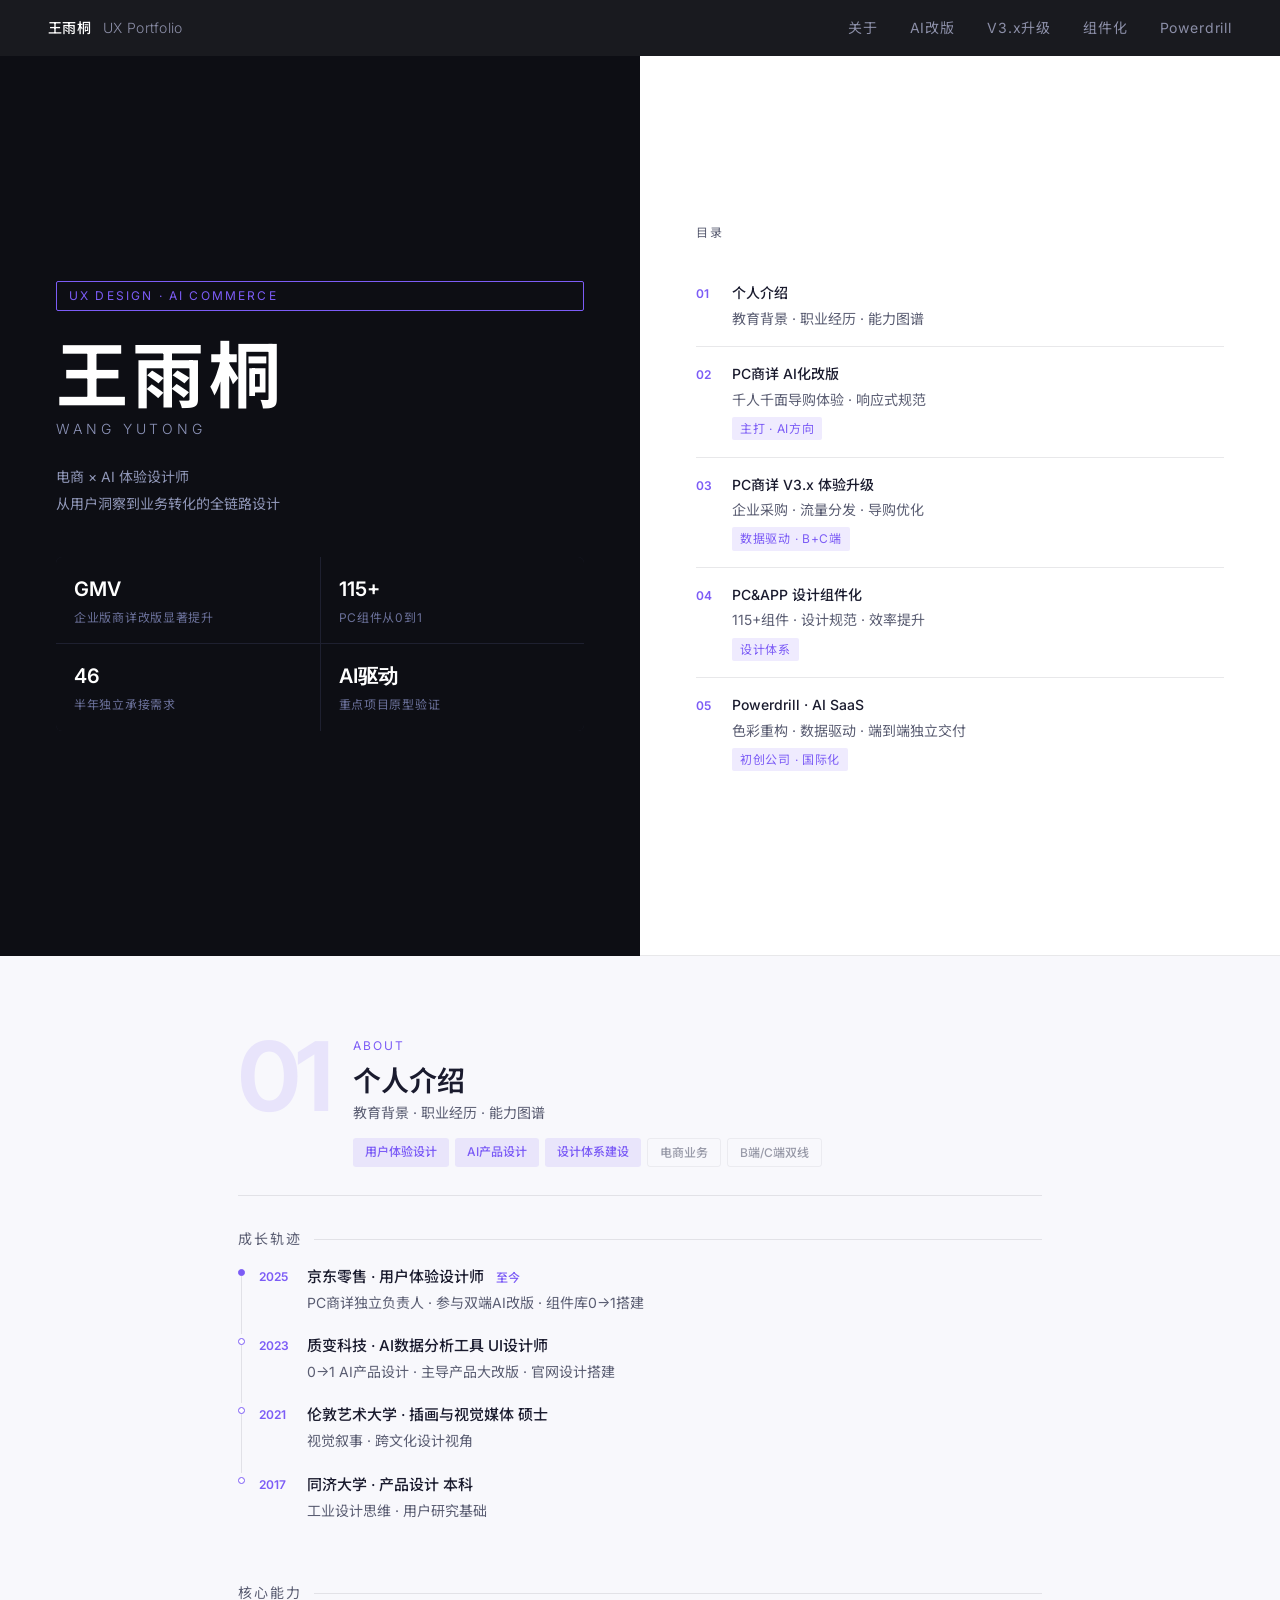
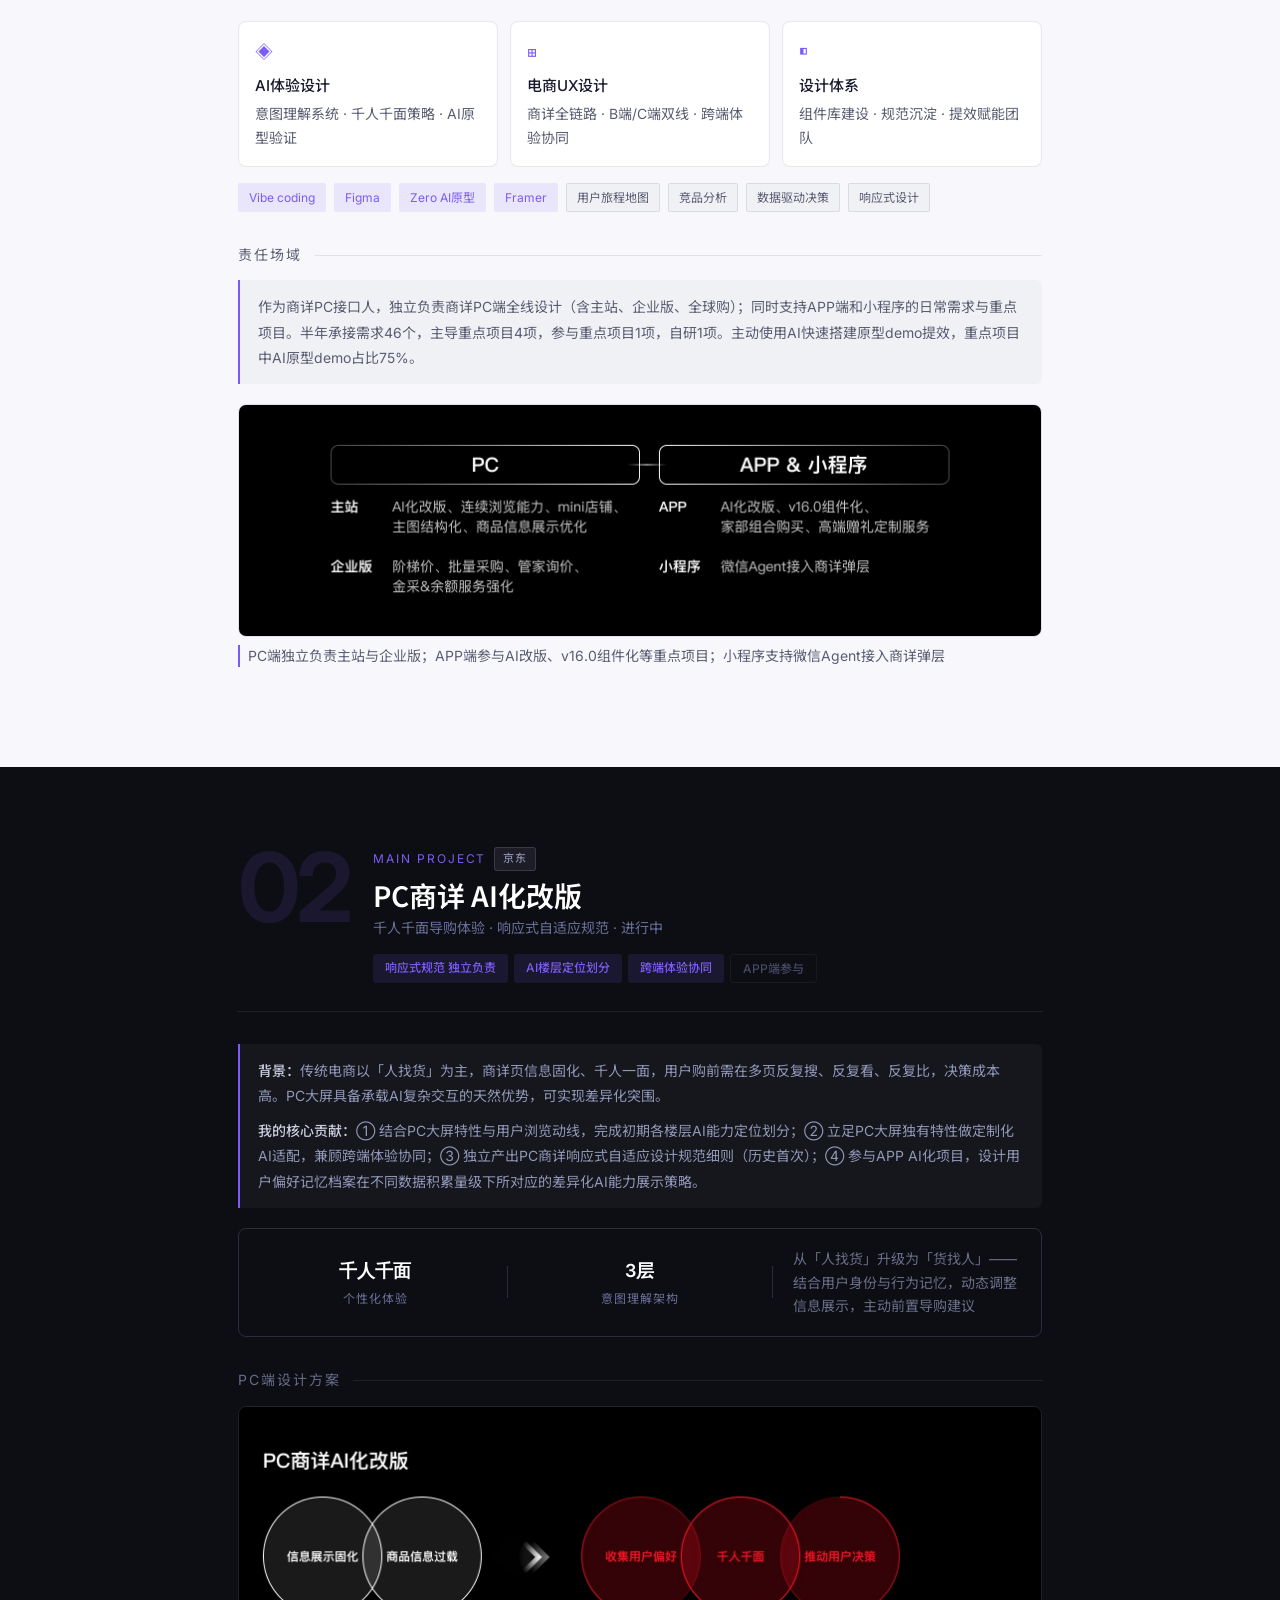
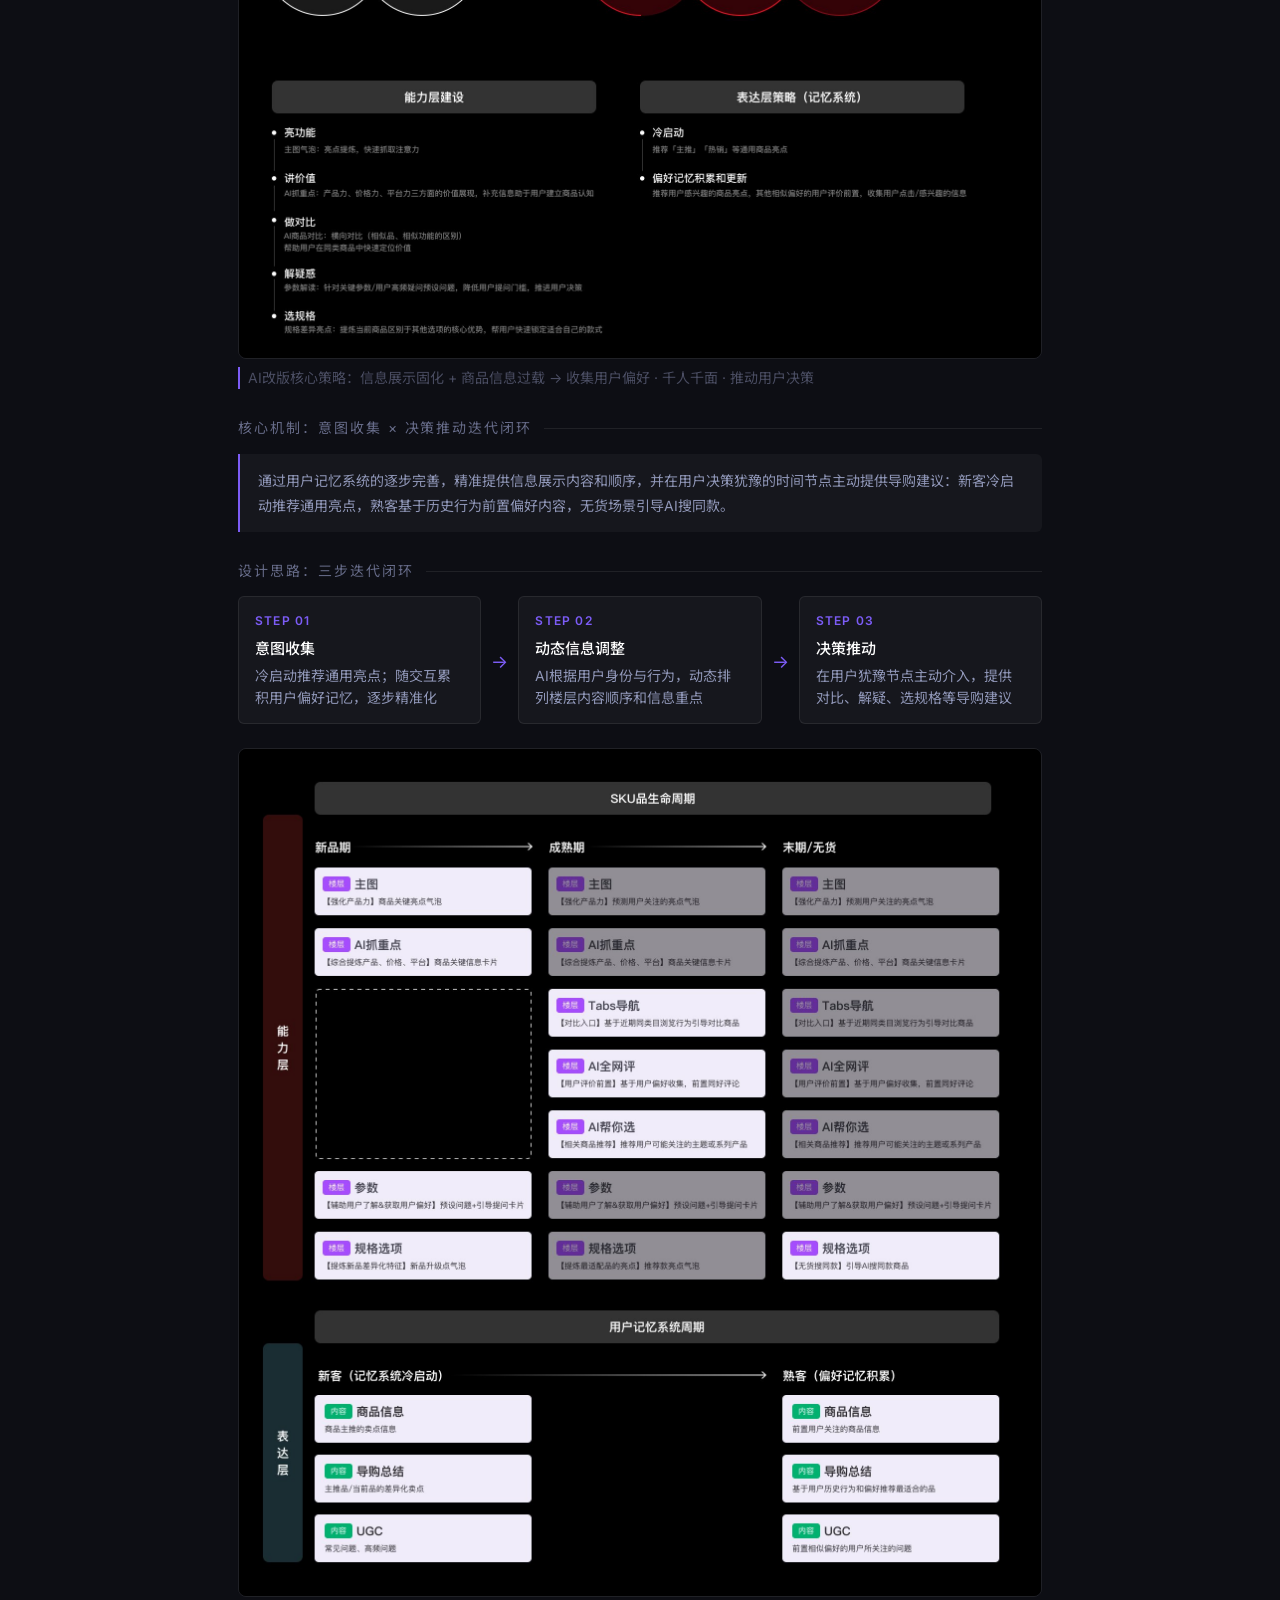
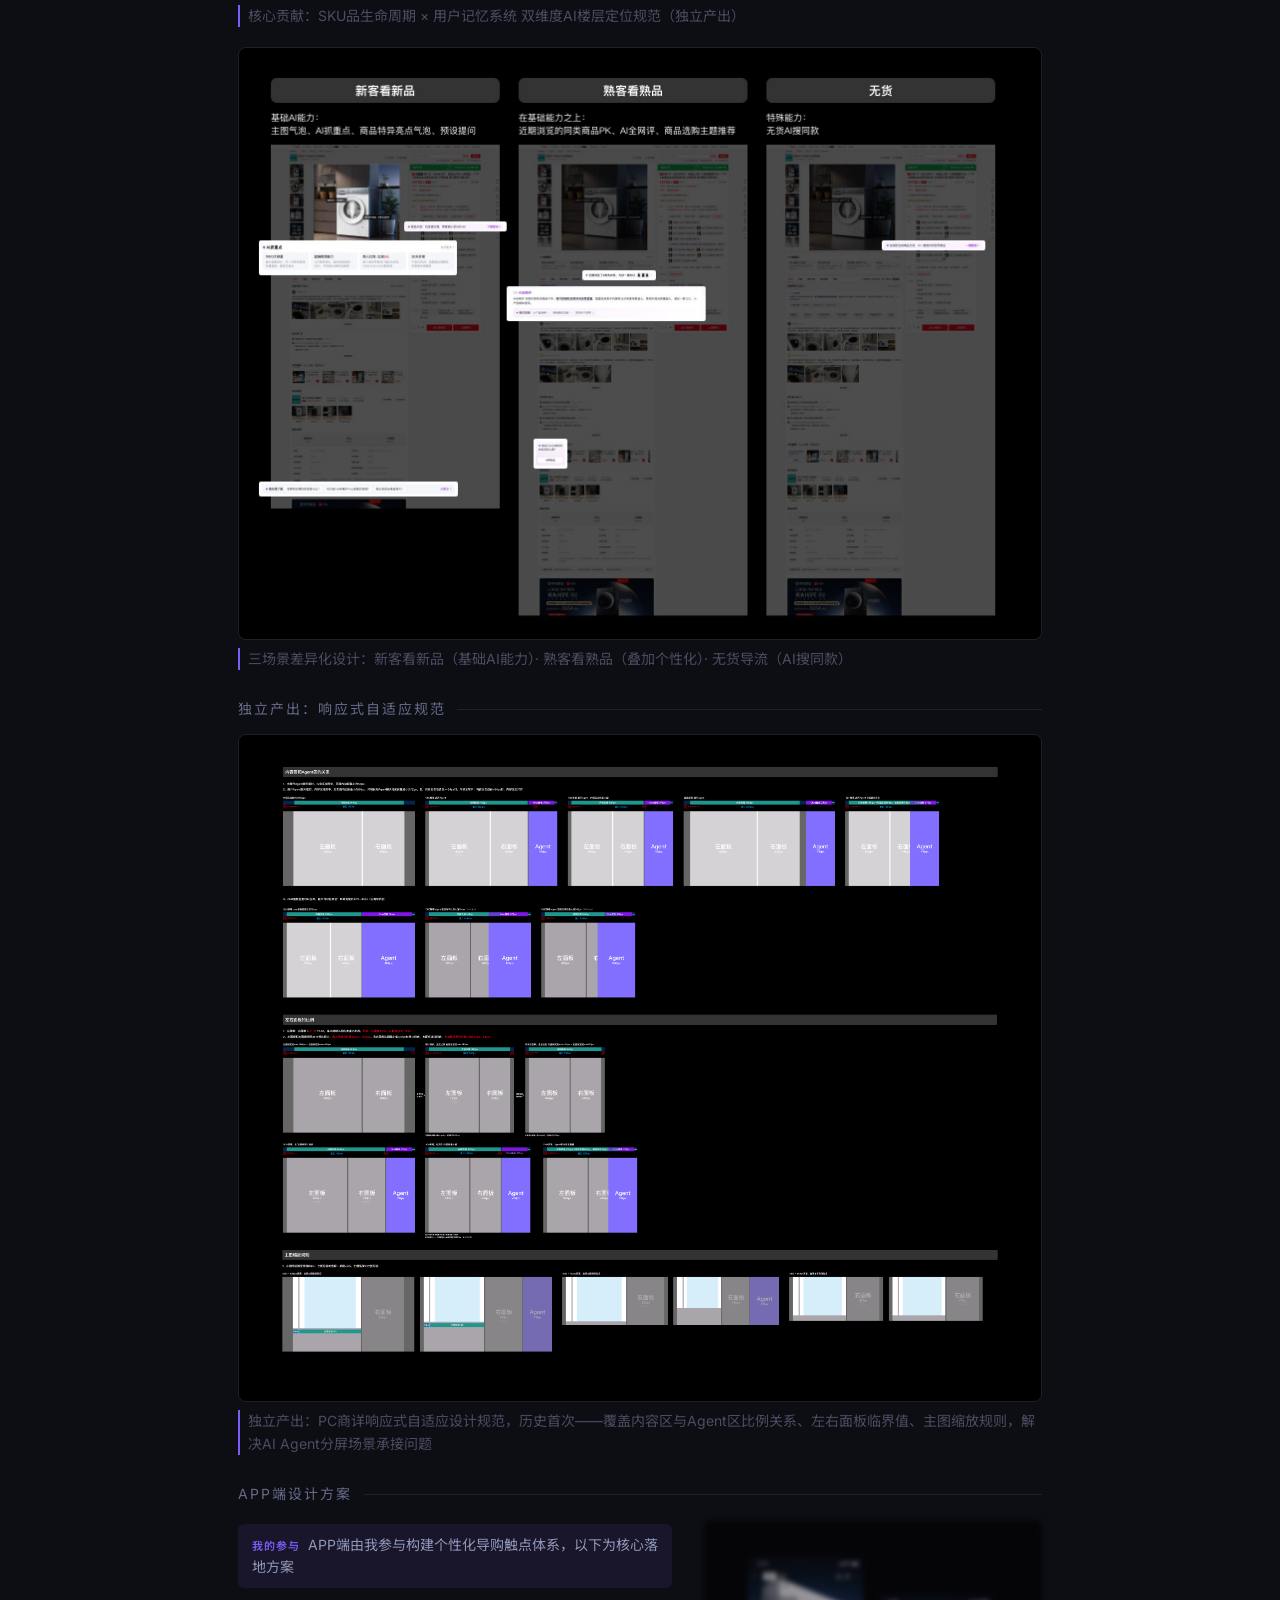
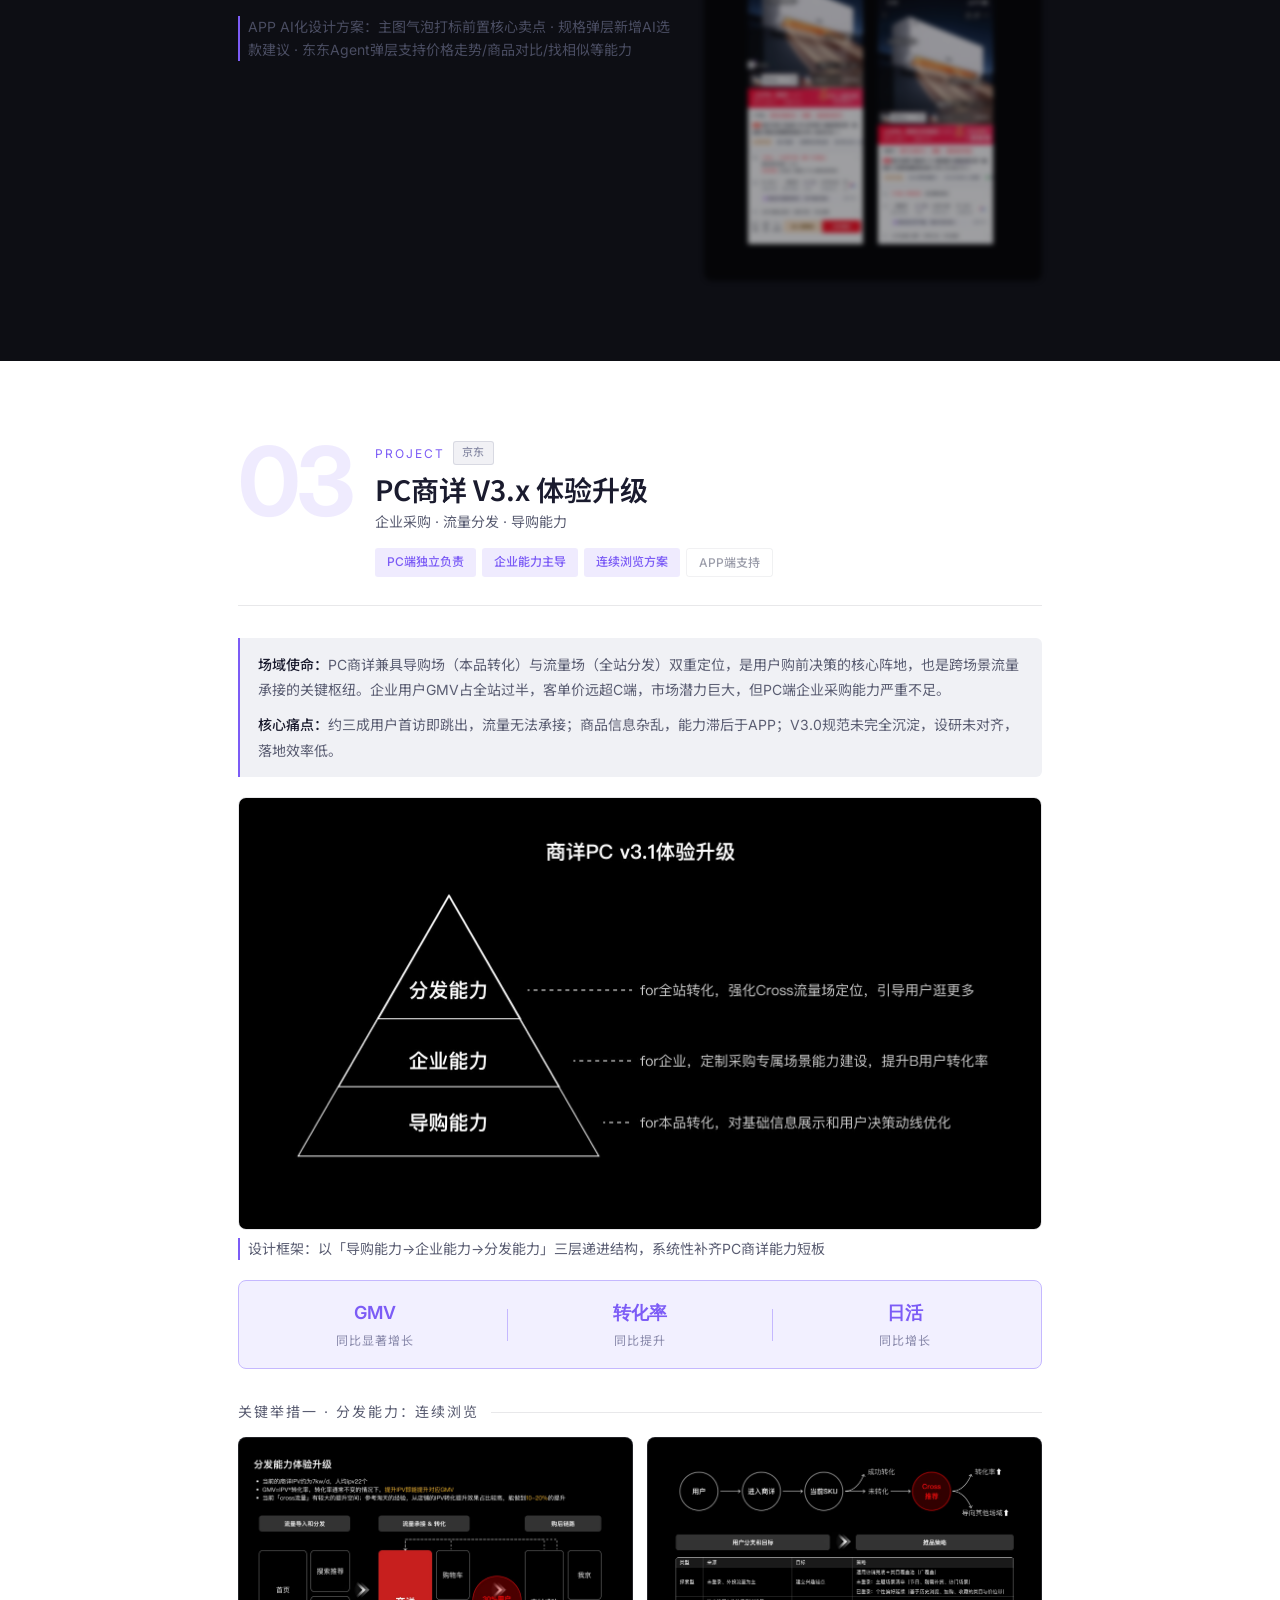
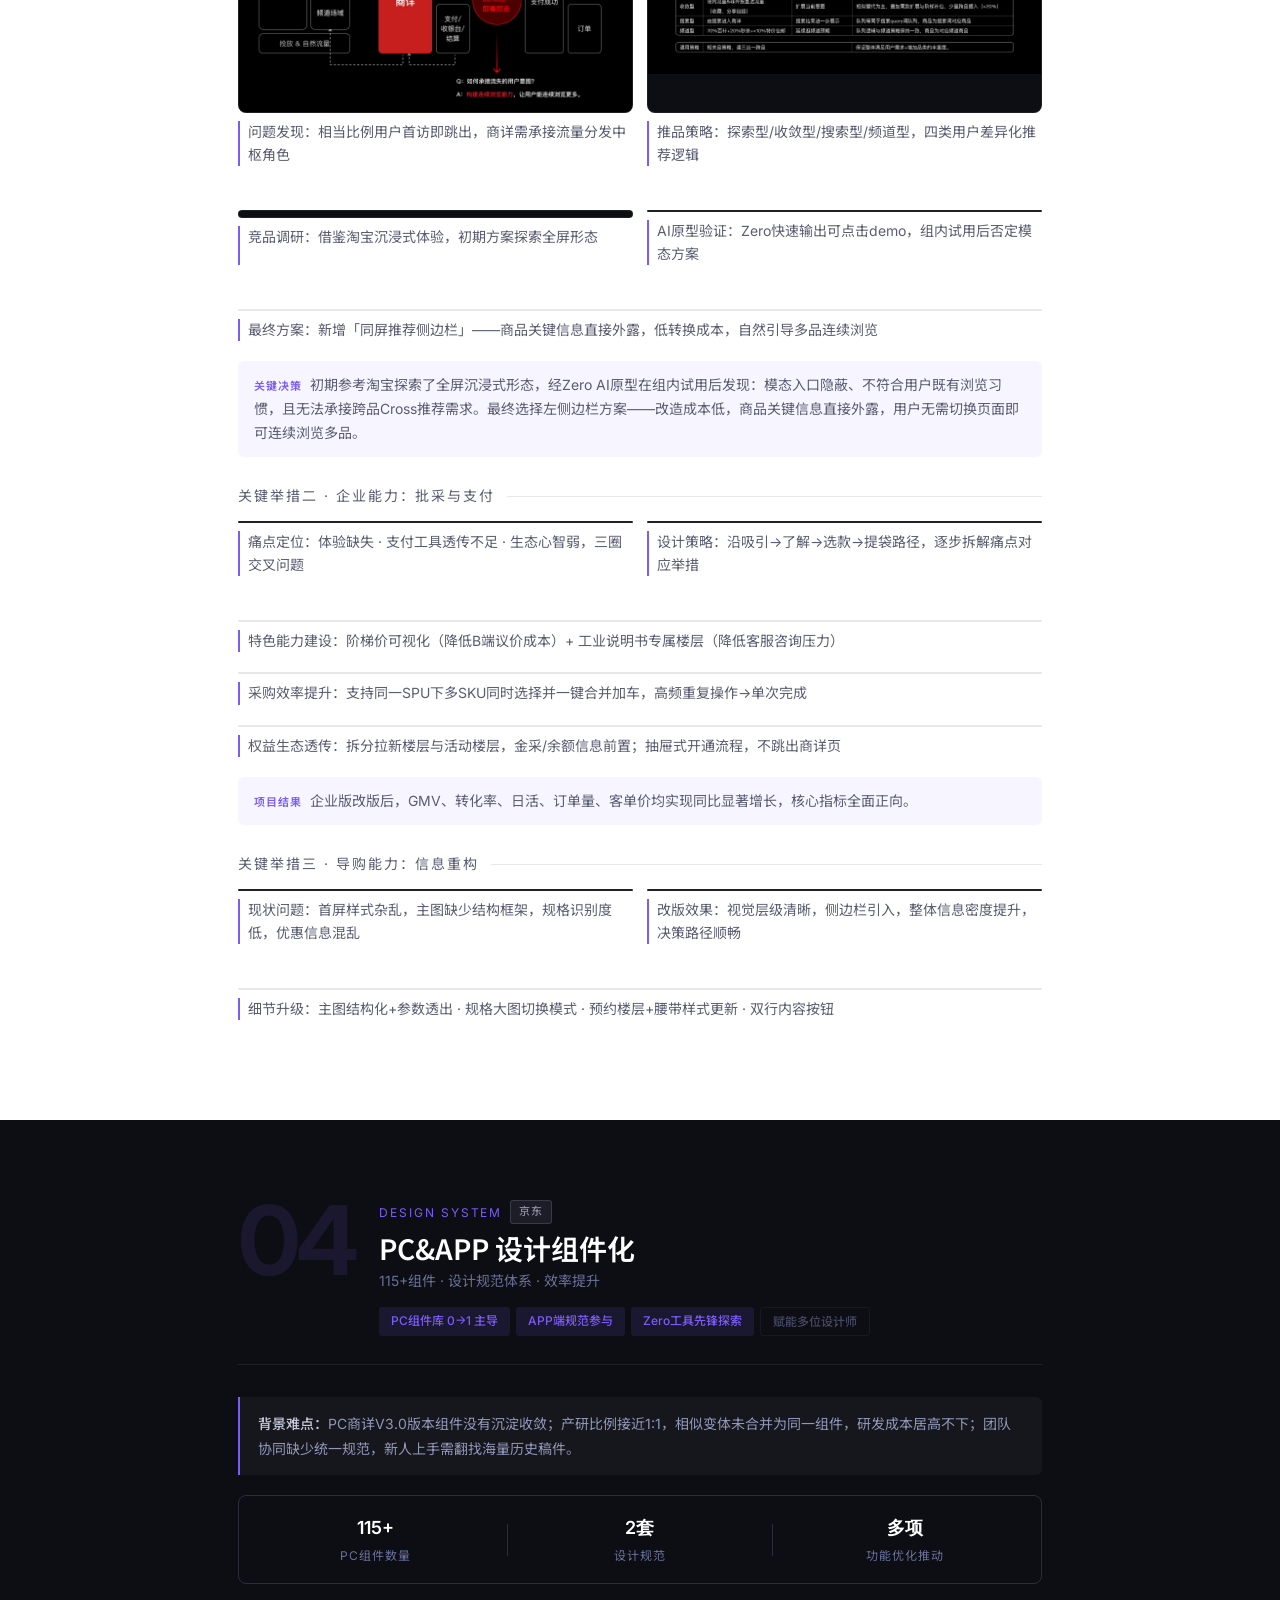
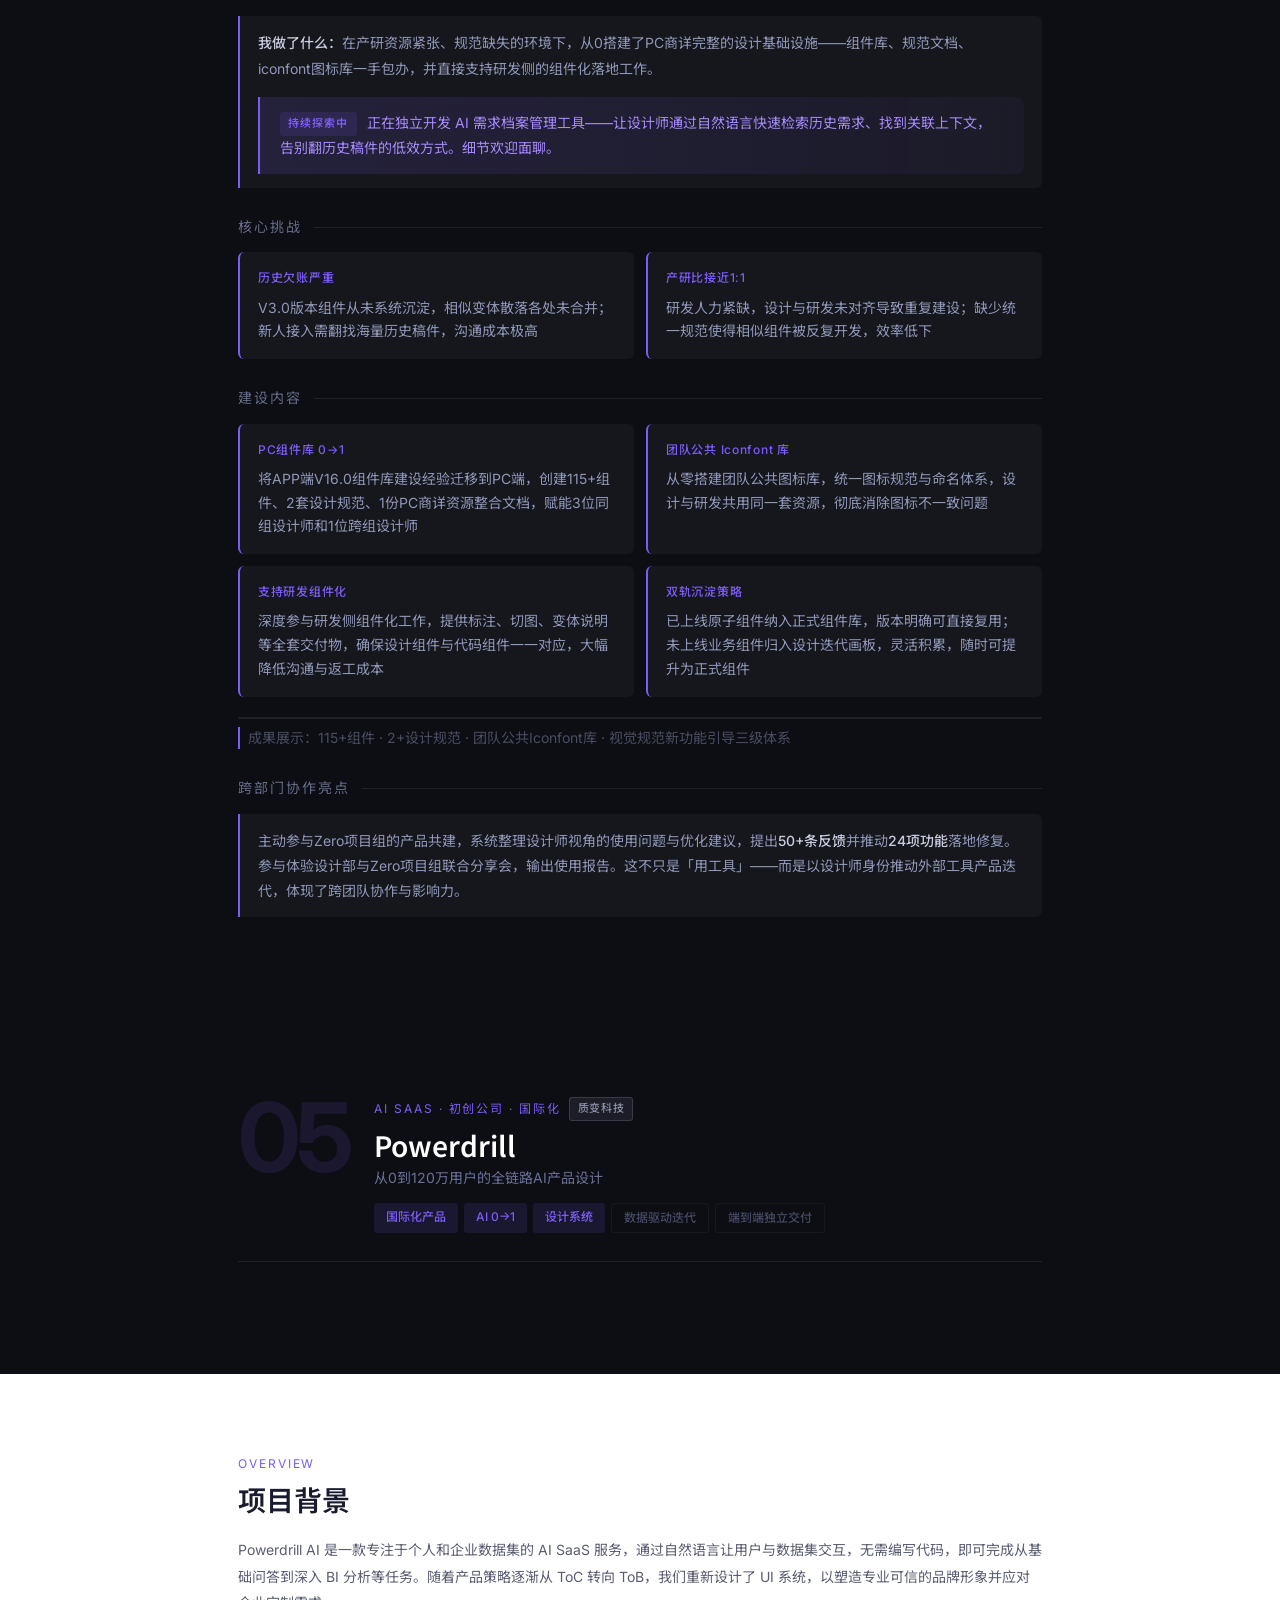
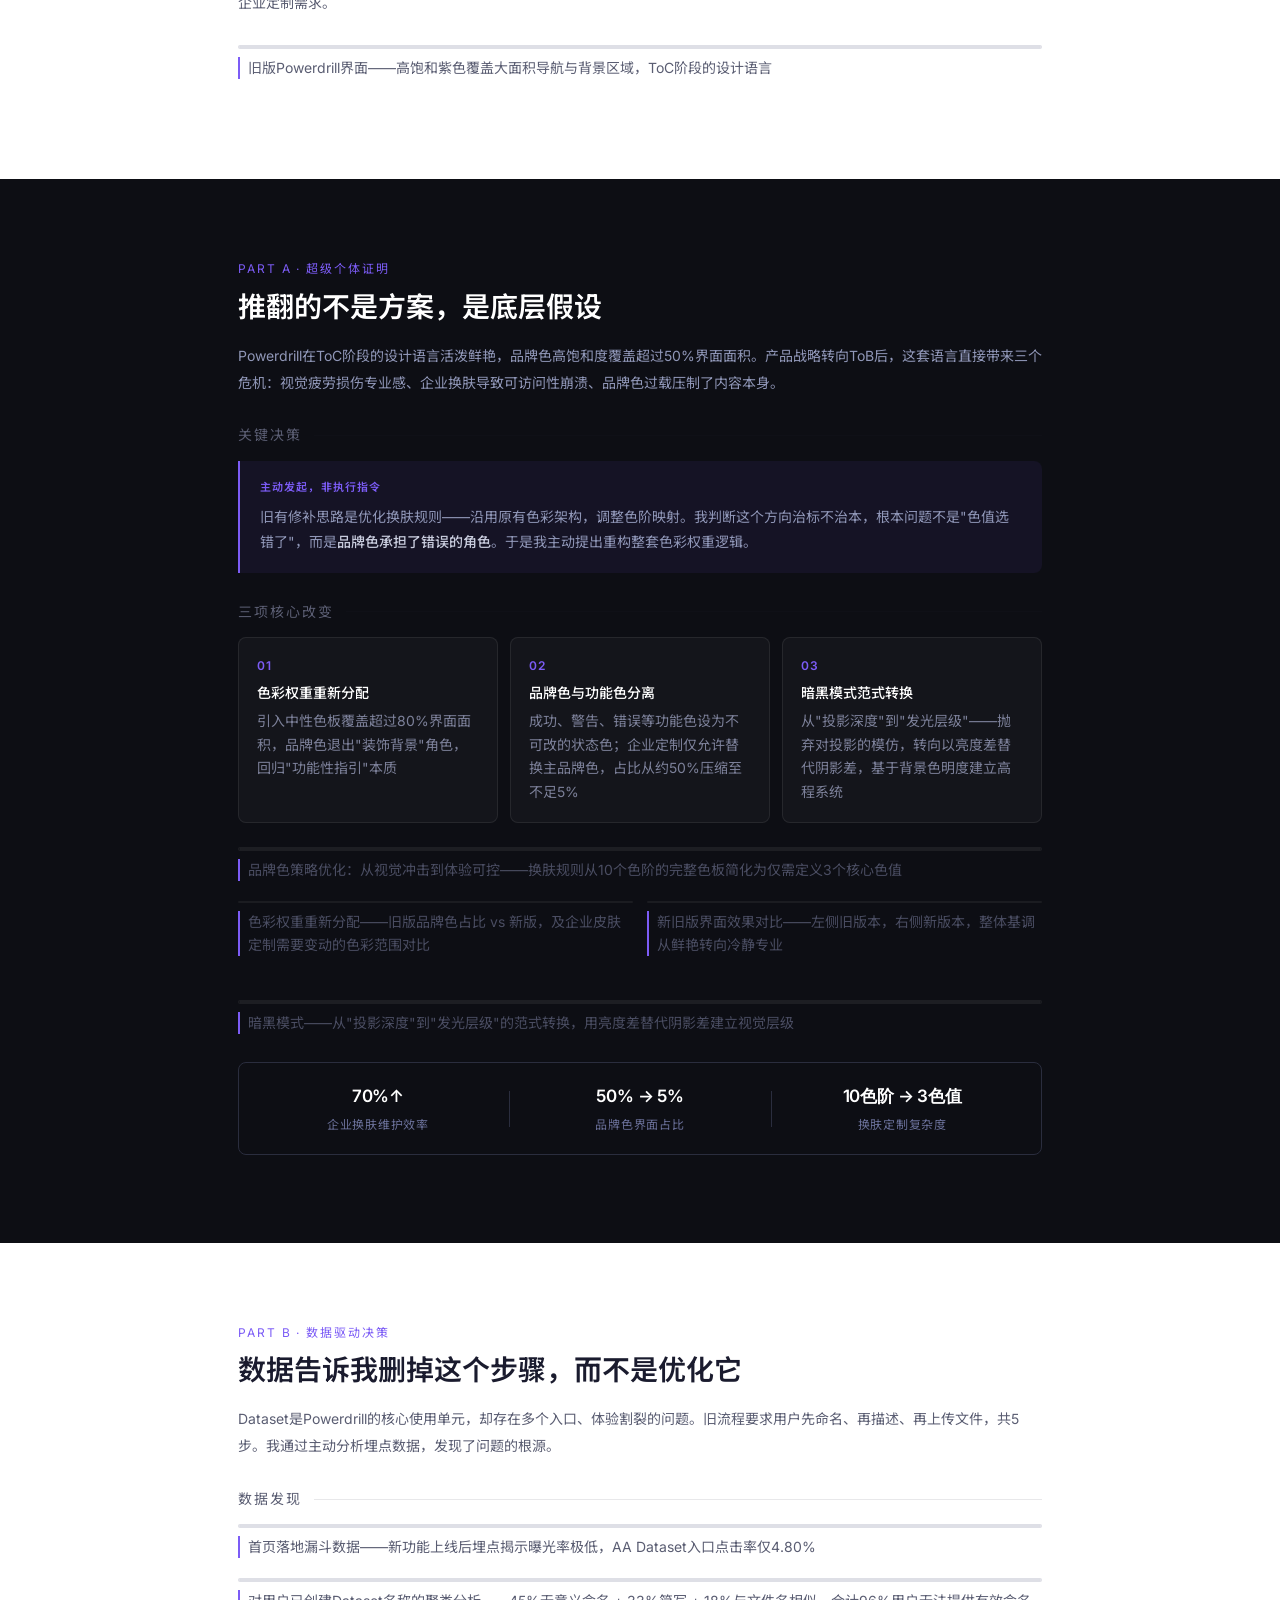
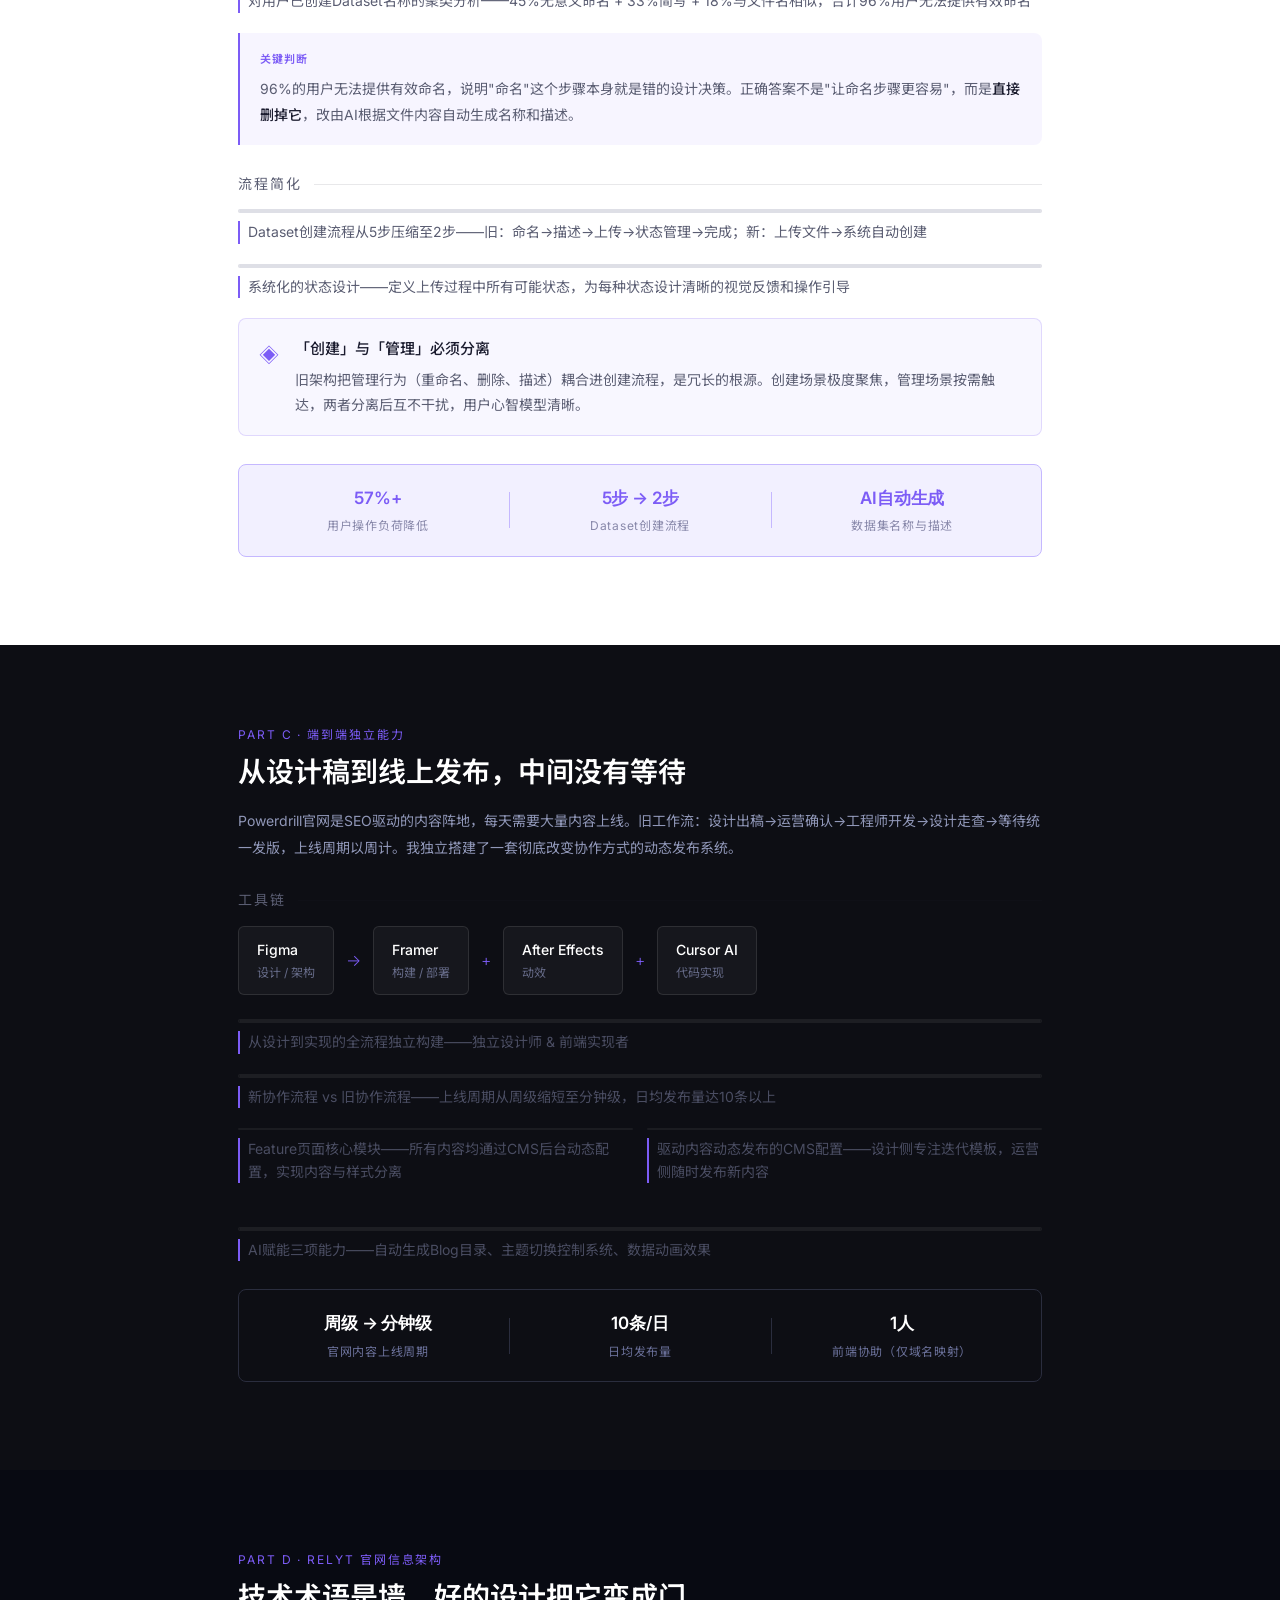
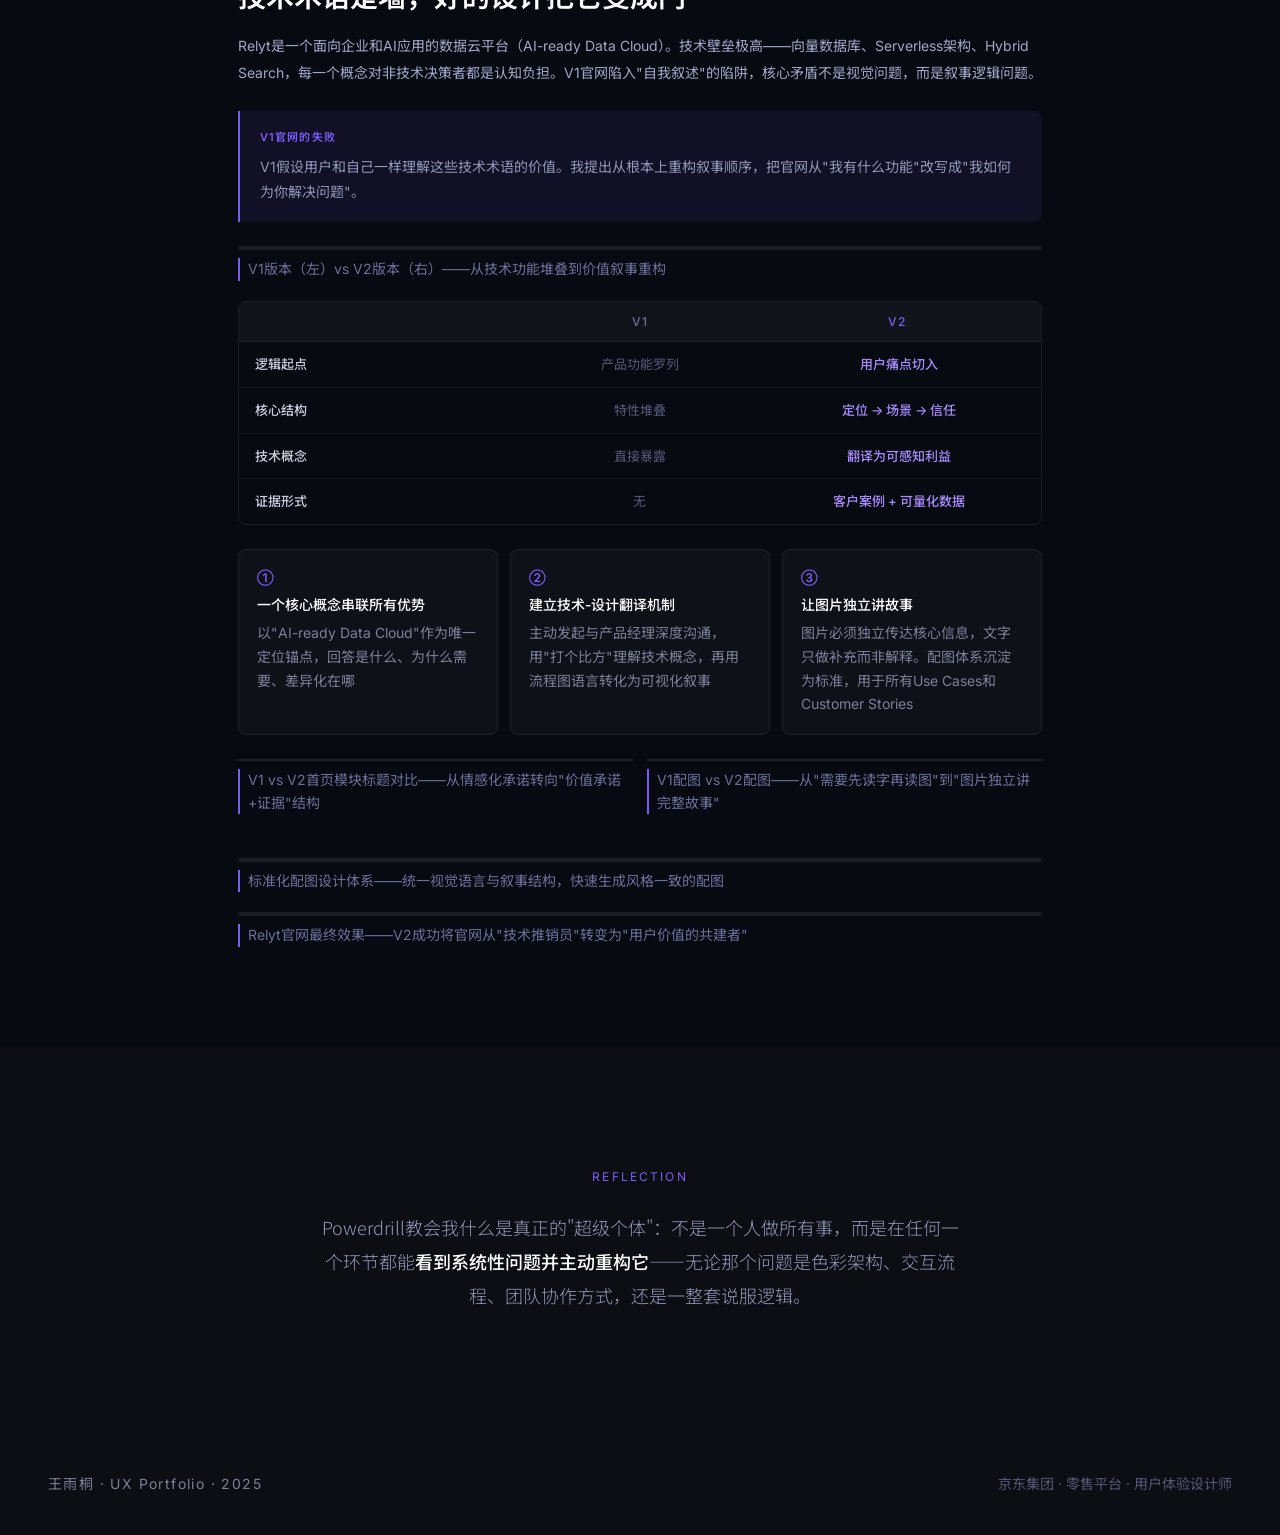
<file: index.html>
<!DOCTYPE html>
<html lang="zh-CN">
<head>
<meta charset="UTF-8">
<meta name="viewport" content="width=device-width, initial-scale=1.0">
<title>王雨桐 · UX Portfolio</title>
<link rel="stylesheet" href="css/style.css">
<link rel="stylesheet" href="css/powerdrill.css">
<link rel="preconnect" href="https://fonts.googleapis.com">
<link href="https://fonts.googleapis.com/css2?family=Noto+Sans+SC:wght@300;400;500;700&family=Inter:wght@300;400;500;600&display=swap" rel="stylesheet">
</head>
<body>

<div class="mobile-tip">
  <div class="mobile-tip-icon">🖥</div>
  <div class="mobile-tip-title">建议在桌面端查看</div>
  <div class="mobile-tip-text">本作品集为桌面端设计<br>请在电脑上打开以获得完整体验</div>
  <div class="mobile-tip-url">emily-wyt.github.io/0616-portfolio</div>
</div>

<nav class="nav">
  <div class="nav-name">王雨桐 <span>UX Portfolio</span></div>
  <div class="nav-links">
    <a href="#about">关于</a>
    <a href="#project-ai">AI改版</a>
    <a href="#project-v3">V3.x升级</a>
    <a href="#project-components">组件化</a>
    <a href="#project-powerdrill">Powerdrill</a>
  </div>
</nav>

<!-- HERO -->
<section class="hero">
  <div class="hero-left">
    <div class="hero-tag">UX Design · AI Commerce</div>
    <h1 class="hero-name">王雨桐</h1>
    <p class="hero-name-en">Wang Yutong</p>
    <p class="hero-desc">电商 × AI 体验设计师<br>从用户洞察到业务转化的全链路设计</p>
    <div class="hero-stats">
      <div class="stat"><div class="stat-val">GMV</div><div class="stat-label">企业版商详改版显著提升</div></div>
      <div class="stat"><div class="stat-val">115+</div><div class="stat-label">PC组件从0到1</div></div>
      <div class="stat"><div class="stat-val">46</div><div class="stat-label">半年独立承接需求</div></div>
      <div class="stat"><div class="stat-val">AI驱动</div><div class="stat-label">重点项目原型验证</div></div>
    </div>
  </div>
  <div class="hero-right">
    <div class="toc-label">目录</div>
    <a href="#about" class="toc-item">
      <span class="toc-num">01</span>
      <div class="toc-body"><div class="toc-title">个人介绍</div><div class="toc-sub">教育背景 · 职业经历 · 能力图谱</div></div>
    </a>
    <a href="#project-ai" class="toc-item">
      <span class="toc-num">02</span>
      <div class="toc-body"><div class="toc-title">PC商详 AI化改版</div><div class="toc-sub">千人千面导购体验 · 响应式规范</div><span class="toc-tag">主打 · AI方向</span></div>
    </a>
    <a href="#project-v3" class="toc-item">
      <span class="toc-num">03</span>
      <div class="toc-body"><div class="toc-title">PC商详 V3.x 体验升级</div><div class="toc-sub">企业采购 · 流量分发 · 导购优化</div><span class="toc-tag">数据驱动 · B+C端</span></div>
    </a>
    <a href="#project-components" class="toc-item">
      <span class="toc-num">04</span>
      <div class="toc-body"><div class="toc-title">PC&APP 设计组件化</div><div class="toc-sub">115+组件 · 设计规范 · 效率提升</div><span class="toc-tag">设计体系</span></div>
    </a>
    <a href="#project-powerdrill" class="toc-item">
      <span class="toc-num">05</span>
      <div class="toc-body"><div class="toc-title">Powerdrill · AI SaaS</div><div class="toc-sub">色彩重构 · 数据驱动 · 端到端独立交付</div><span class="toc-tag">初创公司 · 国际化</span></div>
    </a>
  </div>
</section>

<!-- ABOUT -->
<section class="section" id="about">
  <div class="section-inner">
    <div class="project-header">
      <div class="project-num">01</div>
      <div class="project-meta">
        <div class="project-label">About</div>
        <div class="project-title">个人介绍</div>
        <div class="project-subtitle">教育背景 · 职业经历 · 能力图谱</div>
        <div class="project-roles">
          <span class="project-role">用户体验设计</span>
          <span class="project-role">AI产品设计</span>
          <span class="project-role">设计体系建设</span>
          <span class="project-role dim">电商业务</span>
          <span class="project-role dim">B端/C端双线</span>
        </div>
      </div>
    </div>
    <div class="content-heading">成长轨迹</div>
    <div class="timeline">
      <div class="timeline-item current">
        <div class="timeline-dot filled"></div>
        <div class="timeline-year">2025</div>
        <div class="timeline-body">
          <div class="timeline-title">京东零售 · 用户体验设计师 <span class="badge-now">至今</span></div>
          <div class="timeline-sub">PC商详独立负责人 · 参与双端AI改版 · 组件库0→1搭建</div>
        </div>
      </div>
      <div class="timeline-item">
        <div class="timeline-dot"></div>
        <div class="timeline-year">2023</div>
        <div class="timeline-body">
          <div class="timeline-title">质变科技 · AI数据分析工具 UI设计师</div>
          <div class="timeline-sub">0→1 AI产品设计 · 主导产品大改版 · 官网设计搭建</div>
        </div>
      </div>
      <div class="timeline-item">
        <div class="timeline-dot"></div>
        <div class="timeline-year">2021</div>
        <div class="timeline-body">
          <div class="timeline-title">伦敦艺术大学 · 插画与视觉媒体 硕士</div>
          <div class="timeline-sub">视觉叙事 · 跨文化设计视角</div>
        </div>
      </div>
      <div class="timeline-item">
        <div class="timeline-dot"></div>
        <div class="timeline-year">2017</div>
        <div class="timeline-body">
          <div class="timeline-title">同济大学 · 产品设计 本科</div>
          <div class="timeline-sub">工业设计思维 · 用户研究基础</div>
        </div>
      </div>
    </div>
    <div class="content-heading" style="margin-top:40px;">核心能力</div>
    <div class="skills-grid">
      <div class="skill-card"><div class="skill-icon">◈</div><div class="skill-title">AI体验设计</div><div class="skill-items">意图理解系统 · 千人千面策略 · AI原型验证</div></div>
      <div class="skill-card"><div class="skill-icon">⊞</div><div class="skill-title">电商UX设计</div><div class="skill-items">商详全链路 · B端/C端双线 · 跨端体验协同</div></div>
      <div class="skill-card"><div class="skill-icon">◧</div><div class="skill-title">设计体系</div><div class="skill-items">组件库建设 · 规范沉淀 · 提效赋能团队</div></div>
    </div>
    <div class="tags">
      <span class="tag purple">Vibe coding</span><span class="tag purple">Figma</span><span class="tag purple">Zero AI原型</span><span class="tag purple">Framer</span>
      <span class="tag">用户旅程地图</span><span class="tag">竞品分析</span><span class="tag">数据驱动决策</span><span class="tag">响应式设计</span>
    </div>
    <div class="content-heading" style="margin-top:32px;">责任场域</div>
    <div class="project-context">
      <p>作为商详PC接口人，独立负责商详PC端全线设计（含主站、企业版、全球购）；同时支持APP端和小程序的日常需求与重点项目。半年承接需求46个，主导重点项目4项，参与重点项目1项，自研1项。主动使用AI快速搭建原型demo提效，重点项目中AI原型demo占比75%。</p>
    </div>
    <div class="img-block full" style="margin-top:16px;">
      <img src="images/01_scope.png" alt="责任场域总览" loading="lazy">
      <div class="img-caption">PC端独立负责主站与企业版；APP端参与AI改版、v16.0组件化等重点项目；小程序支持微信Agent接入商详弹层</div>
    </div>
  </div>
</section>

<!-- PROJECT: AI -->
<section class="section dark" id="project-ai">
  <div class="section-inner">
    <div class="project-header">
      <div class="project-num">02</div>
      <div class="project-meta">
        <div class="project-label">Main Project <span class="project-company-tag">京东</span></div>
        <div class="project-title">PC商详 AI化改版</div>
        <div class="project-subtitle">千人千面导购体验 · 响应式自适应规范 · 进行中</div>
        <div class="project-roles">
          <span class="project-role">响应式规范 独立负责</span>
          <span class="project-role">AI楼层定位划分</span>
          <span class="project-role">跨端体验协同</span>
          <span class="project-role dim">APP端参与</span>
        </div>
      </div>
    </div>

    <div class="project-context">
      <p><strong>背景：</strong>传统电商以「人找货」为主，商详页信息固化、千人一面，用户购前需在多页反复搜、反复看、反复比，决策成本高。PC大屏具备承载AI复杂交互的天然优势，可实现差异化突围。</p>
      <p style="margin-top:10px;"><strong>我的核心贡献：</strong>① 结合PC大屏特性与用户浏览动线，完成初期各楼层AI能力定位划分；② 立足PC大屏独有特性做定制化AI适配，兼顾跨端体验协同；③ 独立产出PC商详响应式自适应设计规范细则（历史首次）；④ 参与APP AI化项目，设计用户偏好记忆档案在不同数据积累量级下所对应的差异化AI能力展示策略。</p>
    </div>
    <div class="result-bar">
      <div class="result-metric"><div class="r-val">千人千面</div><div class="r-label">个性化体验</div></div>
      <div class="result-div"></div>
      <div class="result-metric"><div class="r-val">3层</div><div class="r-label">意图理解架构</div></div>
      <div class="result-div"></div>
      <div class="result-desc">从「人找货」升级为「货找人」——结合用户身份与行为记忆，动态调整信息展示，主动前置导购建议</div>
    </div>

    <div class="content-heading">PC端设计方案</div>

    <!-- 图17：AI策略总图 全宽 -->
    <div class="img-block full">
      <img src="images/17_ai_strategy.png" alt="PC商详AI化改版策略图" loading="lazy">
      <div class="img-caption">AI改版核心策略：信息展示固化 + 商品信息过载 → 收集用户偏好 · 千人千面 · 推动用户决策</div>
    </div>

    <div class="content-heading">核心机制：意图收集 × 决策推动迭代闭环</div>
    <div class="project-context">
      <p>通过用户记忆系统的逐步完善，精准提供信息展示内容和顺序，并在用户决策犹豫的时间节点主动提供导购建议：新客冷启动推荐通用亮点，熟客基于历史行为前置偏好内容，无货场景引导AI搜同款。</p>
    </div>
    <div class="content-heading">设计思路：三步迭代闭环</div>
    <div class="process-row">
      <div class="process-step"><div class="ps-num">STEP 01</div><div class="ps-title">意图收集</div><div class="ps-text">冷启动推荐通用亮点；随交互累积用户偏好记忆，逐步精准化</div></div>
      <div class="process-arrow">→</div>
      <div class="process-step"><div class="ps-num">STEP 02</div><div class="ps-title">动态信息调整</div><div class="ps-text">AI根据用户身份与行为，动态排列楼层内容顺序和信息重点</div></div>
      <div class="process-arrow">→</div>
      <div class="process-step"><div class="ps-num">STEP 03</div><div class="ps-title">决策推动</div><div class="ps-text">在用户犹豫节点主动介入，提供对比、解疑、选规格等导购建议</div></div>
    </div>

    <!-- 图18：SKU×记忆系统矩阵 全宽 -->
    <div class="img-block full">
      <img src="images/18_ai_matrix.png" alt="SKU生命周期×用户记忆系统矩阵" loading="lazy">
      <div class="img-caption">核心贡献：SKU品生命周期 × 用户记忆系统 双维度AI楼层定位规范（独立产出）</div>
    </div>

    <!-- 图19：三场景方案 全宽 -->
    <div class="img-block full">
      <img src="images/19_ai_scenarios.png" alt="新客/熟客/无货三场景AI设计方案" loading="lazy">
      <div class="img-caption">三场景差异化设计：新客看新品（基础AI能力）· 熟客看熟品（叠加个性化）· 无货导流（AI搜同款）</div>
    </div>

    <div class="content-heading">独立产出：响应式自适应规范</div>
    <!-- 图20：响应式规范 全宽 -->
    <div class="img-block full">
      <img src="images/20_responsive_spec.png" alt="响应式自适应规范" loading="lazy">
      <div class="img-caption">独立产出：PC商详响应式自适应设计规范，历史首次——覆盖内容区与Agent区比例关系、左右面板临界值、主图缩放规则，解决AI Agent分屏场景承接问题</div>
    </div>

    <div class="content-heading">APP端设计方案</div>

    <div class="app-lr">
      <div class="app-lr-text">
        <div class="app-note">
          <span class="app-note-label">我的参与</span>APP端由我参与构建个性化导购触点体系，以下为核心落地方案
        </div>
        <div class="img-caption" style="margin-top:12px;">APP AI化设计方案：主图气泡打标前置核心卖点 · 规格弹层新增AI选款建议 · 东东Agent弹层支持价格走势/商品对比/找相似等能力</div>
      </div>
      <div class="app-lr-img">
        <img src="images/app_ai_design.png" alt="APP AI化设计方案" loading="lazy" class="app-blur-img">
      </div>
    </div>

  </div>
</section>

<!-- PROJECT: V3.x -->
<section class="section" id="project-v3">
  <div class="section-inner">
    <div class="project-header">
      <div class="project-num">03</div>
      <div class="project-meta">
        <div class="project-label">Project <span class="project-company-tag">京东</span></div>
        <div class="project-title">PC商详 V3.x 体验升级</div>
        <div class="project-subtitle">企业采购 · 流量分发 · 导购能力</div>
        <div class="project-roles">
          <span class="project-role">PC端独立负责</span>
          <span class="project-role">企业能力主导</span>
          <span class="project-role">连续浏览方案</span>
          <span class="project-role dim">APP端支持</span>
        </div>
      </div>
    </div>

    <div class="project-context">
      <p><strong>场域使命：</strong>PC商详兼具导购场（本品转化）与流量场（全站分发）双重定位，是用户购前决策的核心阵地，也是跨场景流量承接的关键枢纽。企业用户GMV占全站过半，客单价远超C端，市场潜力巨大，但PC端企业采购能力严重不足。</p>
      <p style="margin-top:10px;"><strong>核心痛点：</strong>约三成用户首访即跳出，流量无法承接；商品信息杂乱，能力滞后于APP；V3.0规范未完全沉淀，设研未对齐，落地效率低。</p>
    </div>
    <div class="img-block full">
      <img src="images/02_pyramid.png" alt="三层能力升级体系" loading="lazy">
      <div class="img-caption">设计框架：以「导购能力→企业能力→分发能力」三层递进结构，系统性补齐PC商详能力短板</div>
    </div>
    <div class="result-bar light">
      <div class="result-metric"><div class="r-val purple">GMV</div><div class="r-label">同比显著增长</div></div>
      <div class="result-div purple"></div>
      <div class="result-metric"><div class="r-val purple">转化率</div><div class="r-label">同比提升</div></div>
      <div class="result-div purple"></div>
      <div class="result-metric"><div class="r-val purple">日活</div><div class="r-label">同比增长</div></div>
    </div>

    <div class="content-heading">关键举措一 · 分发能力：连续浏览</div>

    <!-- 图3+4 并排：流量问题分析 + 推品策略 -->
    <div class="img-row">
      <div class="img-block half">
        <div class="img-wrap"><img src="images/03_traffic_flow.png" alt="分发流量问题分析" loading="lazy"></div>
        <div class="img-caption">问题发现：相当比例用户首访即跳出，商详需承接流量分发中枢角色</div>
      </div>
      <div class="img-block half">
        <div class="img-wrap"><img src="images/04_cross_strategy.png" alt="用户分类×推品策略矩阵" loading="lazy"></div>
        <div class="img-caption">推品策略：探索型/收敛型/搜索型/频道型，四类用户差异化推荐逻辑</div>
      </div>
    </div>

    <!-- 图5+6 并排：竞品调研 + AI原型验证 -->
    <div class="img-row">
      <div class="img-block half">
        <div class="img-wrap"><img src="images/05_competitor_research.png" alt="竞品调研与初期方案" loading="lazy"></div>
        <div class="img-caption">竞品调研：借鉴淘宝沉浸式体验，初期方案探索全屏形态</div>
      </div>
      <div class="img-block half">
        <div class="img-wrap"><img src="images/06_zero_ai_prototype.png" alt="Zero AI原型快速验证" loading="lazy"></div>
        <div class="img-caption">AI原型验证：Zero快速输出可点击demo，组内试用后否定模态方案</div>
      </div>
    </div>

    <!-- 图7 全宽：最终方案 -->
    <div class="img-block full">
      <div class="img-wrap"><img src="images/07_sidebar_final.png" alt="最终方案：同屏推荐侧边栏" loading="lazy"></div>
      <div class="img-caption">最终方案：新增「同屏推荐侧边栏」——商品关键信息直接外露，低转换成本，自然引导多品连续浏览</div>
    </div>
    <div class="decision-note">
      <span class="decision-label">关键决策</span>初期参考淘宝探索了全屏沉浸式形态，经Zero AI原型在组内试用后发现：模态入口隐蔽、不符合用户既有浏览习惯，且无法承接跨品Cross推荐需求。最终选择左侧边栏方案——改造成本低，商品关键信息直接外露，用户无需切换页面即可连续浏览多品。
    </div>

    <div class="content-heading">关键举措二 · 企业能力：批采与支付</div>

    <!-- 图8+9 并排：企业痛点 + 用户路径 -->
    <div class="img-row">
      <div class="img-block half">
        <div class="img-wrap"><img src="images/08_enterprise_pain.png" alt="企业能力痛点分析" loading="lazy"></div>
        <div class="img-caption">痛点定位：体验缺失 · 支付工具透传不足 · 生态心智弱，三圈交叉问题</div>
      </div>
      <div class="img-block half">
        <div class="img-wrap"><img src="images/09_user_journey.png" alt="用户路径设计思考" loading="lazy"></div>
        <div class="img-caption">设计策略：沿吸引→了解→选款→提袋路径，逐步拆解痛点对应举措</div>
      </div>
    </div>

    <!-- 图10 全宽：阶梯价+工业说明书 -->
    <div class="img-block full">
      <div class="img-wrap"><img src="images/10_tiered_price.png" alt="阶梯价与工业说明书" loading="lazy"></div>
      <div class="img-caption">特色能力建设：阶梯价可视化（降低B端议价成本）+ 工业说明书专属楼层（降低客服咨询压力）</div>
    </div>

    <!-- 图11 全宽：批量采购 before/after -->
    <div class="img-block full">
      <div class="img-wrap"><img src="images/11_bulk_purchase.png" alt="批量采购Before/After" loading="lazy"></div>
      <div class="img-caption">采购效率提升：支持同一SPU下多SKU同时选择并一键合并加车，高频重复操作→单次完成</div>
    </div>

    <!-- 图12 全宽：权益生态 -->
    <div class="img-block full">
      <div class="img-wrap"><img src="images/12_rights_ecosystem.png" alt="权益生态透传加强" loading="lazy"></div>
      <div class="img-caption">权益生态透传：拆分拉新楼层与活动楼层，金采/余额信息前置；抽屉式开通流程，不跳出商详页</div>
    </div>
    <div class="decision-note">
      <span class="decision-label">项目结果</span>企业版改版后，GMV、转化率、日活、订单量、客单价均实现同比显著增长，核心指标全面正向。
    </div>

    <div class="content-heading">关键举措三 · 导购能力：信息重构</div>

    <!-- 图13+14 并排：导购现状 + 整体before/after -->
    <div class="img-row">
      <div class="img-block half">
        <div class="img-wrap"><img src="images/13_guide_before.png" alt="导购现状问题" loading="lazy"></div>
        <div class="img-caption">现状问题：首屏样式杂乱，主图缺少结构框架，规格识别度低，优惠信息混乱</div>
      </div>
      <div class="img-block half">
        <div class="img-wrap"><img src="images/14_before_after.png" alt="整体Before/After对比" loading="lazy"></div>
        <div class="img-caption">改版效果：视觉层级清晰，侧边栏引入，整体信息密度提升，决策路径顺畅</div>
      </div>
    </div>

    <!-- 图15 全宽：信息结构重构细节 -->
    <div class="img-block full">
      <div class="img-wrap"><img src="images/15_info_restructure.png" alt="信息结构重构细节" loading="lazy"></div>
      <div class="img-caption">细节升级：主图结构化+参数透出 · 规格大图切换模式 · 预约楼层+腰带样式更新 · 双行内容按钮</div>
    </div>

  </div>
</section>

<!-- PROJECT: COMPONENTS -->
<section class="section dark" id="project-components">
  <div class="section-inner">
    <div class="project-header">
      <div class="project-num">04</div>
      <div class="project-meta">
        <div class="project-label">Design System <span class="project-company-tag">京东</span></div>
        <div class="project-title">PC&APP 设计组件化</div>
        <div class="project-subtitle">115+组件 · 设计规范体系 · 效率提升</div>
        <div class="project-roles">
          <span class="project-role">PC组件库 0→1 主导</span>
          <span class="project-role">APP端规范参与</span>
          <span class="project-role">Zero工具先锋探索</span>
          <span class="project-role dim">赋能多位设计师</span>
        </div>
      </div>
    </div>

    <div class="project-context">
      <p><strong>背景难点：</strong>PC商详V3.0版本组件没有沉淀收敛；产研比例接近1:1，相似变体未合并为同一组件，研发成本居高不下；团队协同缺少统一规范，新人上手需翻找海量历史稿件。</p>
    </div>
    <div class="result-bar">
      <div class="result-metric"><div class="r-val">115+</div><div class="r-label">PC组件数量</div></div>
      <div class="result-div"></div>
      <div class="result-metric"><div class="r-val">2套</div><div class="r-label">设计规范</div></div>
      <div class="result-div"></div>
      <div class="result-metric"><div class="r-val">多项</div><div class="r-label">功能优化推动</div></div>
    </div>

    <div class="project-context">
      <p><strong>我做了什么：</strong>在产研资源紧张、规范缺失的环境下，从0搭建了PC商详完整的设计基础设施——组件库、规范文档、iconfont图标库一手包办，并直接支持研发侧的组件化落地工作。</p>
      <div class="ai-callout"><span class="ai-callout-tag">持续探索中</span>正在独立开发 AI 需求档案管理工具——让设计师通过自然语言快速检索历史需求、找到关联上下文，告别翻历史稿件的低效方式。细节欢迎面聊。</div>
    </div>

    <div class="content-heading">核心挑战</div>
    <div class="content-grid">
      <div class="content-card">
        <div class="content-card-label">历史欠账严重</div>
        <div class="content-card-text">V3.0版本组件从未系统沉淀，相似变体散落各处未合并；新人接入需翻找海量历史稿件，沟通成本极高</div>
      </div>
      <div class="content-card">
        <div class="content-card-label">产研比接近1:1</div>
        <div class="content-card-text">研发人力紧缺，设计与研发未对齐导致重复建设；缺少统一规范使得相似组件被反复开发，效率低下</div>
      </div>
    </div>

    <div class="content-heading">建设内容</div>
    <div class="content-grid">
      <div class="content-card">
        <div class="content-card-label">PC组件库 0→1</div>
        <div class="content-card-text">将APP端V16.0组件库建设经验迁移到PC端，创建115+组件、2套设计规范、1份PC商详资源整合文档，赋能3位同组设计师和1位跨组设计师</div>
      </div>
      <div class="content-card">
        <div class="content-card-label">团队公共 Iconfont 库</div>
        <div class="content-card-text">从零搭建团队公共图标库，统一图标规范与命名体系，设计与研发共用同一套资源，彻底消除图标不一致问题</div>
      </div>
      <div class="content-card">
        <div class="content-card-label">支持研发组件化</div>
        <div class="content-card-text">深度参与研发侧组件化工作，提供标注、切图、变体说明等全套交付物，确保设计组件与代码组件一一对应，大幅降低沟通与返工成本</div>
      </div>
      <div class="content-card">
        <div class="content-card-label">双轨沉淀策略</div>
        <div class="content-card-text">已上线原子组件纳入正式组件库，版本明确可直接复用；未上线业务组件归入设计迭代画板，灵活积累，随时可提升为正式组件</div>
      </div>
    </div>

    <div class="img-block full" style="margin-top:8px;">
      <img src="images/16_component_lib.png" alt="组件库与视觉规范展示" loading="lazy">
      <div class="img-caption">成果展示：115+组件 · 2+设计规范 · 团队公共Iconfont库 · 视觉规范新功能引导三级体系</div>
    </div>

    <div class="content-heading">跨部门协作亮点</div>
    <div class="project-context">
      <p>主动参与Zero项目组的产品共建，系统整理设计师视角的使用问题与优化建议，提出<strong>50+条反馈</strong>并推动<strong>24项功能</strong>落地修复。参与体验设计部与Zero项目组联合分享会，输出使用报告。这不只是「用工具」——而是以设计师身份推动外部工具产品迭代，体现了跨团队协作与影响力。</p>
    </div>

  </div>
</section>

<!-- POWERDRILL -->
<section class="section dark" id="project-powerdrill">
  <div class="section-inner">
    <div class="project-header">
      <div class="project-num">05</div>
      <div class="project-meta">
        <div class="project-label">AI SaaS · 初创公司 · 国际化 <span class="project-company-tag">质变科技</span></div>
        <div class="project-title">Powerdrill</div>
        <div class="project-subtitle">从0到120万用户的全链路AI产品设计</div>
        <div class="project-roles">
          <span class="project-role">国际化产品</span>
          <span class="project-role">AI 0→1</span>
          <span class="project-role">设计系统</span>
          <span class="project-role dim">数据驱动迭代</span>
          <span class="project-role dim">端到端独立交付</span>
        </div>
      </div>
    </div>
  </div>
</section>

<section class="pd-section pd-light">
  <div class="pd-inner">
    <div class="pd-section-label">Overview</div>
    <h2 class="pd-section-title">项目背景</h2>
    <p class="pd-body">Powerdrill AI 是一款专注于个人和企业数据集的 AI SaaS 服务，通过自然语言让用户与数据集交互，无需编写代码，即可完成从基础问答到深入 BI 分析等任务。随着产品策略逐渐从 ToC 转向 ToB，我们重新设计了 UI 系统，以塑造专业可信的品牌形象并应对企业定制需求。</p>
    <div class="img-block full" style="margin-top:28px;">
      <div class="img-wrap-full light">
        <img src="images/pd/p06.jpg" alt="旧版Powerdrill界面" loading="lazy">
      </div>
      <div class="img-caption">旧版Powerdrill界面——高饱和紫色覆盖大面积导航与背景区域，ToC阶段的设计语言</div>
    </div>
  </div>
</section>

<section class="pd-section pd-dark">
  <div class="pd-inner">
    <div class="pd-section-label">Part A · 超级个体证明</div>
    <h2 class="pd-section-title">推翻的不是方案，是底层假设</h2>
    <p class="pd-body">Powerdrill在ToC阶段的设计语言活泼鲜艳，品牌色高饱和度覆盖超过50%界面面积。产品战略转向ToB后，这套语言直接带来三个危机：视觉疲劳损伤专业感、企业换肤导致可访问性崩溃、品牌色过载压制了内容本身。</p>
    <div class="content-heading">关键决策</div>
    <div class="pd-decision">
      <div class="pd-decision-label">主动发起，非执行指令</div>
      <p>旧有修补思路是优化换肤规则——沿用原有色彩架构，调整色阶映射。我判断这个方向治标不治本，根本问题不是"色值选错了"，而是<strong>品牌色承担了错误的角色</strong>。于是我主动提出重构整套色彩权重逻辑。</p>
    </div>
    <div class="content-heading">三项核心改变</div>
    <div class="pd-cards-3">
      <div class="pd-card">
        <div class="pd-card-num">01</div>
        <div class="pd-card-title">色彩权重重新分配</div>
        <div class="pd-card-text">引入中性色板覆盖超过80%界面面积，品牌色退出"装饰背景"角色，回归"功能性指引"本质</div>
      </div>
      <div class="pd-card">
        <div class="pd-card-num">02</div>
        <div class="pd-card-title">品牌色与功能色分离</div>
        <div class="pd-card-text">成功、警告、错误等功能色设为不可改的状态色；企业定制仅允许替换主品牌色，占比从约50%压缩至不足5%</div>
      </div>
      <div class="pd-card">
        <div class="pd-card-num">03</div>
        <div class="pd-card-title">暗黑模式范式转换</div>
        <div class="pd-card-text">从"投影深度"到"发光层级"——抛弃对投影的模仿，转向以亮度差替代阴影差，基于背景色明度建立高程系统</div>
      </div>
    </div>
    <div class="img-block full">
      <div class="img-wrap-full">
        <img src="images/pd/p08.jpg" alt="品牌色策略优化" loading="lazy">
      </div>
      <div class="img-caption">品牌色策略优化：从视觉冲击到体验可控——换肤规则从10个色阶的完整色板简化为仅需定义3个核心色值</div>
    </div>
    <div class="img-row" style="margin-top:16px;">
      <div class="img-block half">
        <div class="img-wrap">
          <img src="images/pd/p09.jpg" alt="色彩系统重构" loading="lazy">
        </div>
        <div class="img-caption">色彩权重重新分配——旧版品牌色占比 vs 新版，及企业皮肤定制需要变动的色彩范围对比</div>
      </div>
      <div class="img-block half">
        <div class="img-wrap">
          <img src="images/pd/p10.jpg" alt="新旧版界面对比" loading="lazy">
        </div>
        <div class="img-caption">新旧版界面效果对比——左侧旧版本，右侧新版本，整体基调从鲜艳转向冷静专业</div>
      </div>
    </div>
    <div class="img-block full">
      <div class="img-wrap-full">
        <img src="images/pd/p11.jpg" alt="暗黑模式" loading="lazy">
      </div>
      <div class="img-caption">暗黑模式——从"投影深度"到"发光层级"的范式转换，用亮度差替代阴影差建立视觉层级</div>
    </div>
    <div class="pd-result-bar">
      <div class="pd-result-metric"><div class="pd-r-val">70%↑</div><div class="pd-r-label">企业换肤维护效率</div></div>
      <div class="pd-result-div"></div>
      <div class="pd-result-metric"><div class="pd-r-val">50% → 5%</div><div class="pd-r-label">品牌色界面占比</div></div>
      <div class="pd-result-div"></div>
      <div class="pd-result-metric"><div class="pd-r-val">10色阶 → 3色值</div><div class="pd-r-label">换肤定制复杂度</div></div>
    </div>
  </div>
</section>

<section class="pd-section pd-light">
  <div class="pd-inner">
    <div class="pd-section-label">Part B · 数据驱动决策</div>
    <h2 class="pd-section-title">数据告诉我删掉这个步骤，而不是优化它</h2>
    <p class="pd-body">Dataset是Powerdrill的核心使用单元，却存在多个入口、体验割裂的问题。旧流程要求用户先命名、再描述、再上传文件，共5步。我通过主动分析埋点数据，发现了问题的根源。</p>
    <div class="content-heading">数据发现</div>
    <div class="img-block full">
      <div class="img-wrap-full light">
        <img src="images/pd/p16.jpg" alt="首页漏斗数据" loading="lazy">
      </div>
      <div class="img-caption">首页落地漏斗数据——新功能上线后埋点揭示曝光率极低，AA Dataset入口点击率仅4.80%</div>
    </div>
    <div class="img-block full">
      <div class="img-wrap-full light">
        <img src="images/pd/p32.jpg" alt="Dataset命名分析" loading="lazy">
      </div>
      <div class="img-caption">对用户已创建Dataset名称的聚类分析——45%无意义命名 + 33%简写 + 18%与文件名相似，合计96%用户无法提供有效命名</div>
    </div>
    <div class="pd-decision">
      <div class="pd-decision-label">关键判断</div>
      <p>96%的用户无法提供有效命名，说明"命名"这个步骤本身就是错的设计决策。正确答案不是"让命名步骤更容易"，而是<strong>直接删掉它</strong>，改由AI根据文件内容自动生成名称和描述。</p>
    </div>
    <div class="content-heading">流程简化</div>
    <div class="img-block full">
      <div class="img-wrap-full light">
        <img src="images/pd/p33.jpg" alt="旧流程vs新流程" loading="lazy">
      </div>
      <div class="img-caption">Dataset创建流程从5步压缩至2步——旧：命名→描述→上传→状态管理→完成；新：上传文件→系统自动创建</div>
    </div>
    <div class="img-block full">
      <div class="img-wrap-full light">
        <img src="images/pd/p34.jpg" alt="上传状态设计" loading="lazy">
      </div>
      <div class="img-caption">系统化的状态设计——定义上传过程中所有可能状态，为每种状态设计清晰的视觉反馈和操作引导</div>
    </div>
    <div class="pd-insight">
      <div class="pd-insight-icon">◈</div>
      <div>
        <div class="pd-insight-title">「创建」与「管理」必须分离</div>
        <div class="pd-insight-text">旧架构把管理行为（重命名、删除、描述）耦合进创建流程，是冗长的根源。创建场景极度聚焦，管理场景按需触达，两者分离后互不干扰，用户心智模型清晰。</div>
      </div>
    </div>
    <div class="pd-result-bar light">
      <div class="pd-result-metric"><div class="pd-r-val">57%+</div><div class="pd-r-label">用户操作负荷降低</div></div>
      <div class="pd-result-div"></div>
      <div class="pd-result-metric"><div class="pd-r-val">5步 → 2步</div><div class="pd-r-label">Dataset创建流程</div></div>
      <div class="pd-result-div"></div>
      <div class="pd-result-metric"><div class="pd-r-val">AI自动生成</div><div class="pd-r-label">数据集名称与描述</div></div>
    </div>
  </div>
</section>

<section class="pd-section pd-dark">
  <div class="pd-inner">
    <div class="pd-section-label">Part C · 端到端独立能力</div>
    <h2 class="pd-section-title">从设计稿到线上发布，中间没有等待</h2>
    <p class="pd-body">Powerdrill官网是SEO驱动的内容阵地，每天需要大量内容上线。旧工作流：设计出稿→运营确认→工程师开发→设计走查→等待统一发版，上线周期以周计。我独立搭建了一套彻底改变协作方式的动态发布系统。</p>
    <div class="content-heading">工具链</div>
    <div class="pd-toolchain">
      <div class="pd-tool"><div class="pd-tool-name">Figma</div><div class="pd-tool-role">设计 / 架构</div></div>
      <div class="pd-tool-arrow">→</div>
      <div class="pd-tool"><div class="pd-tool-name">Framer</div><div class="pd-tool-role">构建 / 部署</div></div>
      <div class="pd-tool-arrow">+</div>
      <div class="pd-tool"><div class="pd-tool-name">After Effects</div><div class="pd-tool-role">动效</div></div>
      <div class="pd-tool-arrow">+</div>
      <div class="pd-tool"><div class="pd-tool-name">Cursor AI</div><div class="pd-tool-role">代码实现</div></div>
    </div>
    <div class="img-block full">
      <div class="img-wrap-full">
        <img src="images/pd/p36.jpg" alt="Powerdrill官网全貌" loading="lazy">
      </div>
      <div class="img-caption">从设计到实现的全流程独立构建——独立设计师 &amp; 前端实现者</div>
    </div>
    <div class="img-block full">
      <div class="img-wrap-full">
        <img src="images/pd/p37.jpg" alt="新旧协作流程对比" loading="lazy">
      </div>
      <div class="img-caption">新协作流程 vs 旧协作流程——上线周期从周级缩短至分钟级，日均发布量达10条以上</div>
    </div>
    <div class="img-row">
      <div class="img-block half">
        <div class="img-wrap">
          <img src="images/pd/p39.jpg" alt="Feature页面动态内容" loading="lazy">
        </div>
        <div class="img-caption">Feature页面核心模块——所有内容均通过CMS后台动态配置，实现内容与样式分离</div>
      </div>
      <div class="img-block half">
        <div class="img-wrap">
          <img src="images/pd/p40.jpg" alt="CMS配置系统" loading="lazy">
        </div>
        <div class="img-caption">驱动内容动态发布的CMS配置——设计侧专注迭代模板，运营侧随时发布新内容</div>
      </div>
    </div>
    <div class="img-block full">
      <div class="img-wrap-full">
        <img src="images/pd/p44.jpg" alt="AI赋能功能实现" loading="lazy">
      </div>
      <div class="img-caption">AI赋能三项能力——自动生成Blog目录、主题切换控制系统、数据动画效果</div>
    </div>
    <div class="pd-result-bar">
      <div class="pd-result-metric"><div class="pd-r-val">周级 → 分钟级</div><div class="pd-r-label">官网内容上线周期</div></div>
      <div class="pd-result-div"></div>
      <div class="pd-result-metric"><div class="pd-r-val">10条/日</div><div class="pd-r-label">日均发布量</div></div>
      <div class="pd-result-div"></div>
      <div class="pd-result-metric"><div class="pd-r-val">1人</div><div class="pd-r-label">前端协助（仅域名映射）</div></div>
    </div>
  </div>
</section>

<section class="pd-section pd-relyt">
  <div class="pd-inner">
    <div class="pd-section-label">Part D · Relyt 官网信息架构</div>
    <h2 class="pd-section-title">技术术语是墙，好的设计把它变成门</h2>
    <p class="pd-body" style="color:#A0A8C8;">Relyt是一个面向企业和AI应用的数据云平台（AI-ready Data Cloud）。技术壁垒极高——向量数据库、Serverless架构、Hybrid Search，每一个概念对非技术决策者都是认知负担。V1官网陷入"自我叙述"的陷阱，核心矛盾不是视觉问题，而是叙事逻辑问题。</p>
    <div class="pd-decision dark-variant">
      <div class="pd-decision-label">V1官网的失败</div>
      <p>V1假设用户和自己一样理解这些技术术语的价值。我提出从根本上重构叙事顺序，把官网从"我有什么功能"改写成"我如何为你解决问题"。</p>
    </div>
    <div class="img-block full" style="margin-top:24px;">
      <div class="img-wrap-full">
        <img src="images/pd/p47.jpg" alt="Relyt V1 vs V2" loading="lazy">
      </div>
      <div class="img-caption" style="color:#6A7099;">V1版本（左）vs V2版本（右）——从技术功能堆叠到价值叙事重构</div>
    </div>
    <div class="pd-compare-table">
      <div class="pd-compare-header">
        <div></div>
        <div class="pd-compare-col-label">V1</div>
        <div class="pd-compare-col-label highlight">V2</div>
      </div>
      <div class="pd-compare-row">
        <div class="pd-compare-key">逻辑起点</div>
        <div class="pd-compare-old">产品功能罗列</div>
        <div class="pd-compare-new">用户痛点切入</div>
      </div>
      <div class="pd-compare-row">
        <div class="pd-compare-key">核心结构</div>
        <div class="pd-compare-old">特性堆叠</div>
        <div class="pd-compare-new">定位 → 场景 → 信任</div>
      </div>
      <div class="pd-compare-row">
        <div class="pd-compare-key">技术概念</div>
        <div class="pd-compare-old">直接暴露</div>
        <div class="pd-compare-new">翻译为可感知利益</div>
      </div>
      <div class="pd-compare-row">
        <div class="pd-compare-key">证据形式</div>
        <div class="pd-compare-old">无</div>
        <div class="pd-compare-new">客户案例 + 可量化数据</div>
      </div>
    </div>
    <div class="pd-cards-3">
      <div class="pd-card dark-card">
        <div class="pd-card-num">①</div>
        <div class="pd-card-title">一个核心概念串联所有优势</div>
        <div class="pd-card-text">以"AI-ready Data Cloud"作为唯一定位锚点，回答是什么、为什么需要、差异化在哪</div>
      </div>
      <div class="pd-card dark-card">
        <div class="pd-card-num">②</div>
        <div class="pd-card-title">建立技术-设计翻译机制</div>
        <div class="pd-card-text">主动发起与产品经理深度沟通，用"打个比方"理解技术概念，再用流程图语言转化为可视化叙事</div>
      </div>
      <div class="pd-card dark-card">
        <div class="pd-card-num">③</div>
        <div class="pd-card-title">让图片独立讲故事</div>
        <div class="pd-card-text">图片必须独立传达核心信息，文字只做补充而非解释。配图体系沉淀为标准，用于所有Use Cases和Customer Stories</div>
      </div>
    </div>
    <div class="img-row">
      <div class="img-block half">
        <div class="img-wrap dark-wrap">
          <img src="images/pd/p48.jpg" alt="V1 vs V2首页模块标题对比" loading="lazy">
        </div>
        <div class="img-caption" style="color:#6A7099;">V1 vs V2首页模块标题对比——从情感化承诺转向"价值承诺+证据"结构</div>
      </div>
      <div class="img-block half">
        <div class="img-wrap dark-wrap">
          <img src="images/pd/p50.jpg" alt="V1 vs V2配图对比" loading="lazy">
        </div>
        <div class="img-caption" style="color:#6A7099;">V1配图 vs V2配图——从"需要先读字再读图"到"图片独立讲完整故事"</div>
      </div>
    </div>
    <div class="img-block full">
      <div class="img-wrap-full">
        <img src="images/pd/p51.jpg" alt="标准化配图设计体系" loading="lazy">
      </div>
      <div class="img-caption" style="color:#6A7099;">标准化配图设计体系——统一视觉语言与叙事结构，快速生成风格一致的配图</div>
    </div>
    <div class="img-block full">
      <div class="img-wrap-full">
        <img src="images/pd/p52.jpg" alt="Relyt官网最终展示" loading="lazy">
      </div>
      <div class="img-caption" style="color:#6A7099;">Relyt官网最终效果——V2成功将官网从"技术推销员"转变为"用户价值的共建者"</div>
    </div>
  </div>
</section>

<section class="pd-section pd-dark">
  <div class="pd-inner">
    <div class="pd-ending">
      <div class="pd-ending-tag">Reflection</div>
      <blockquote class="pd-quote">
        Powerdrill教会我什么是真正的"超级个体"：不是一个人做所有事，而是在任何一个环节都能<em>看到系统性问题并主动重构它</em>——无论那个问题是色彩架构、交互流程、团队协作方式，还是一整套说服逻辑。
      </blockquote>
    </div>
  </div>
</section>

<footer class="footer">
  <div class="footer-name">王雨桐 · UX Portfolio · 2025</div>
  <div class="footer-contact">京东集团 · 零售平台 · 用户体验设计师</div>
</footer>

<script src="js/main.js"></script>
</body>
</html>
</file>
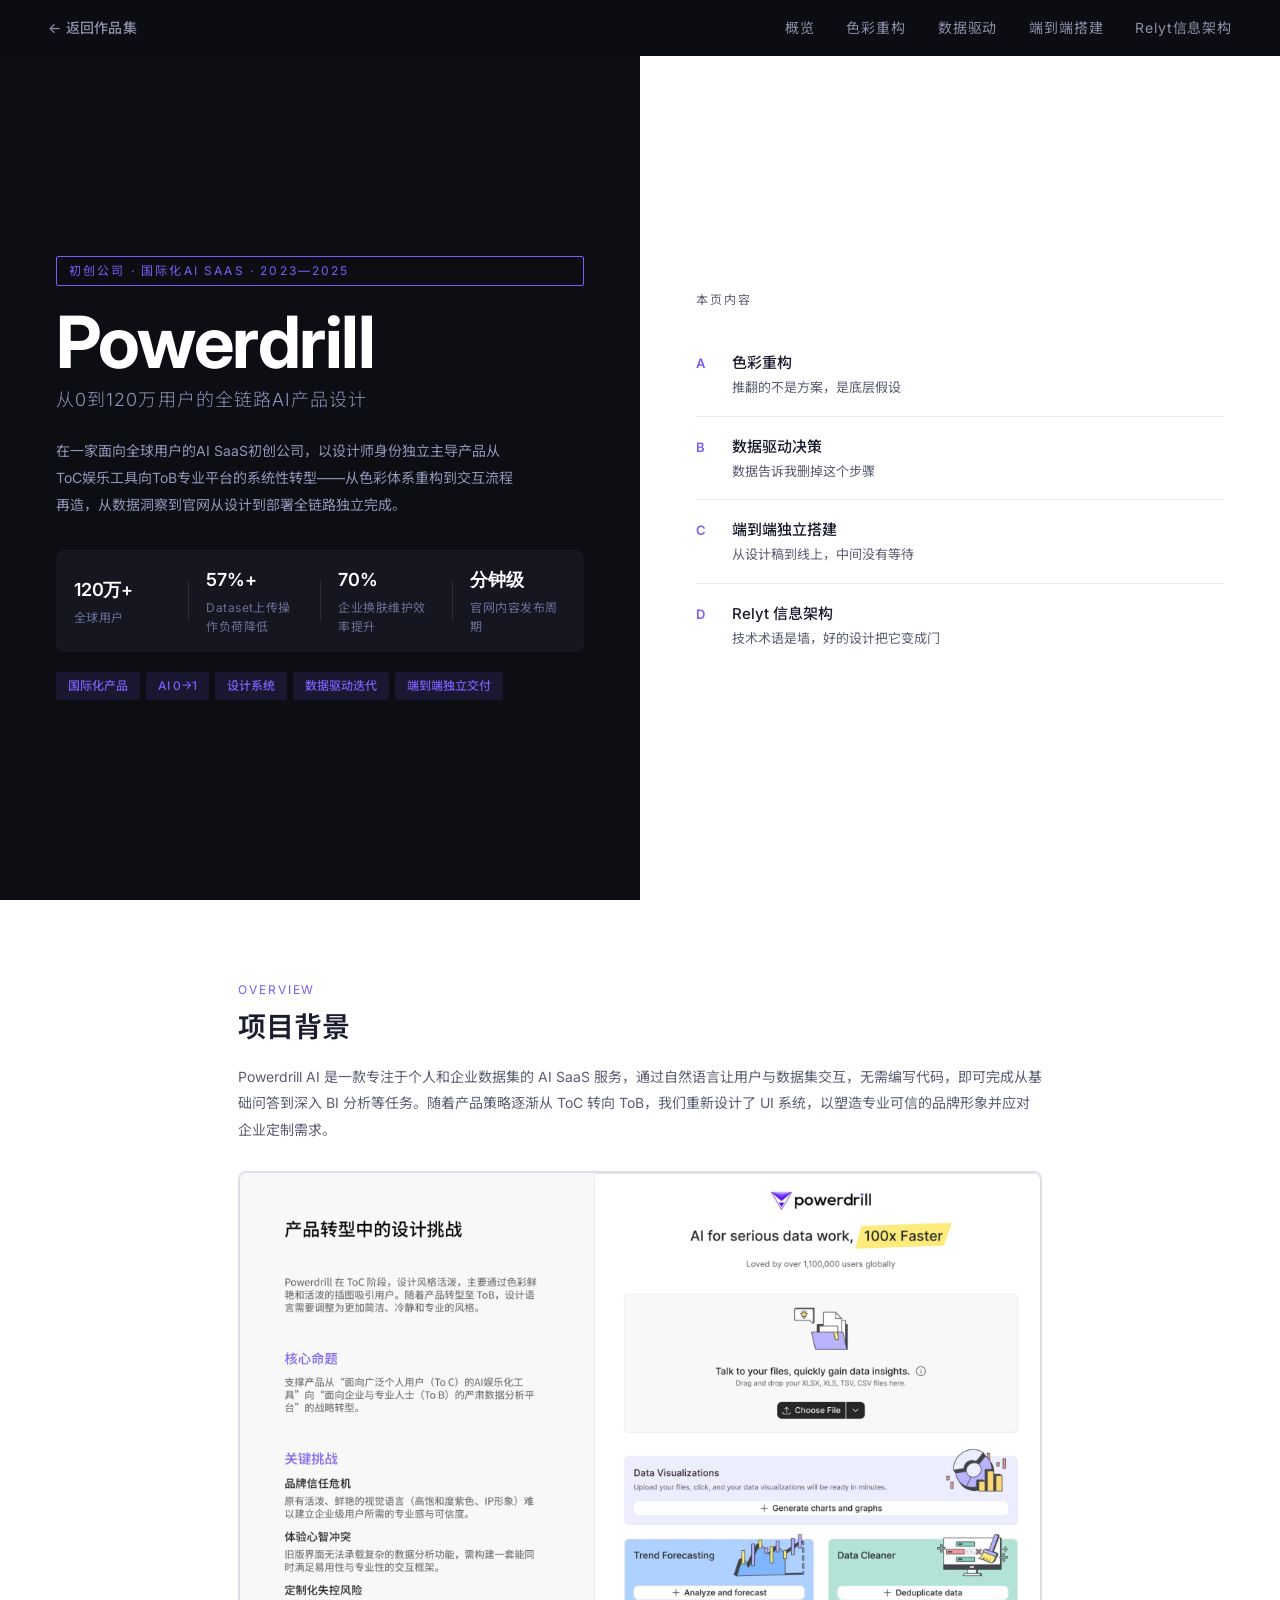
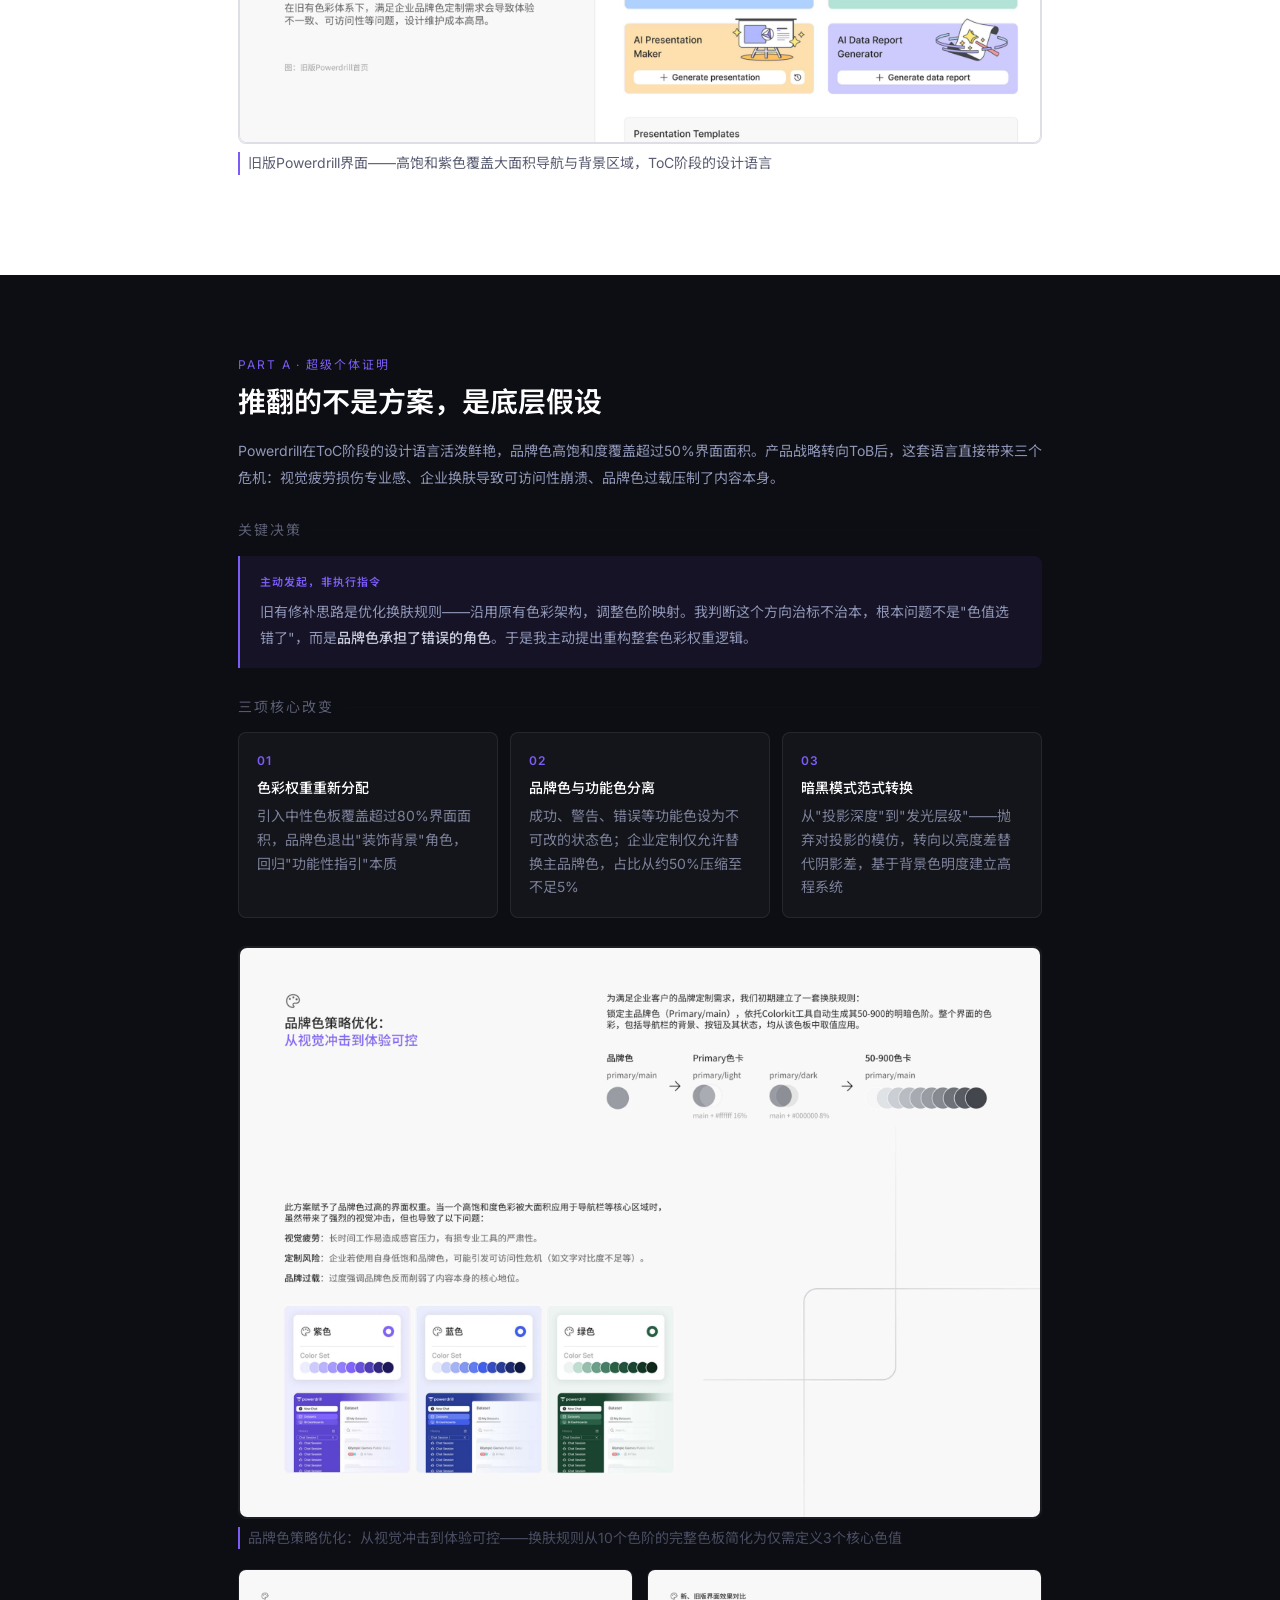
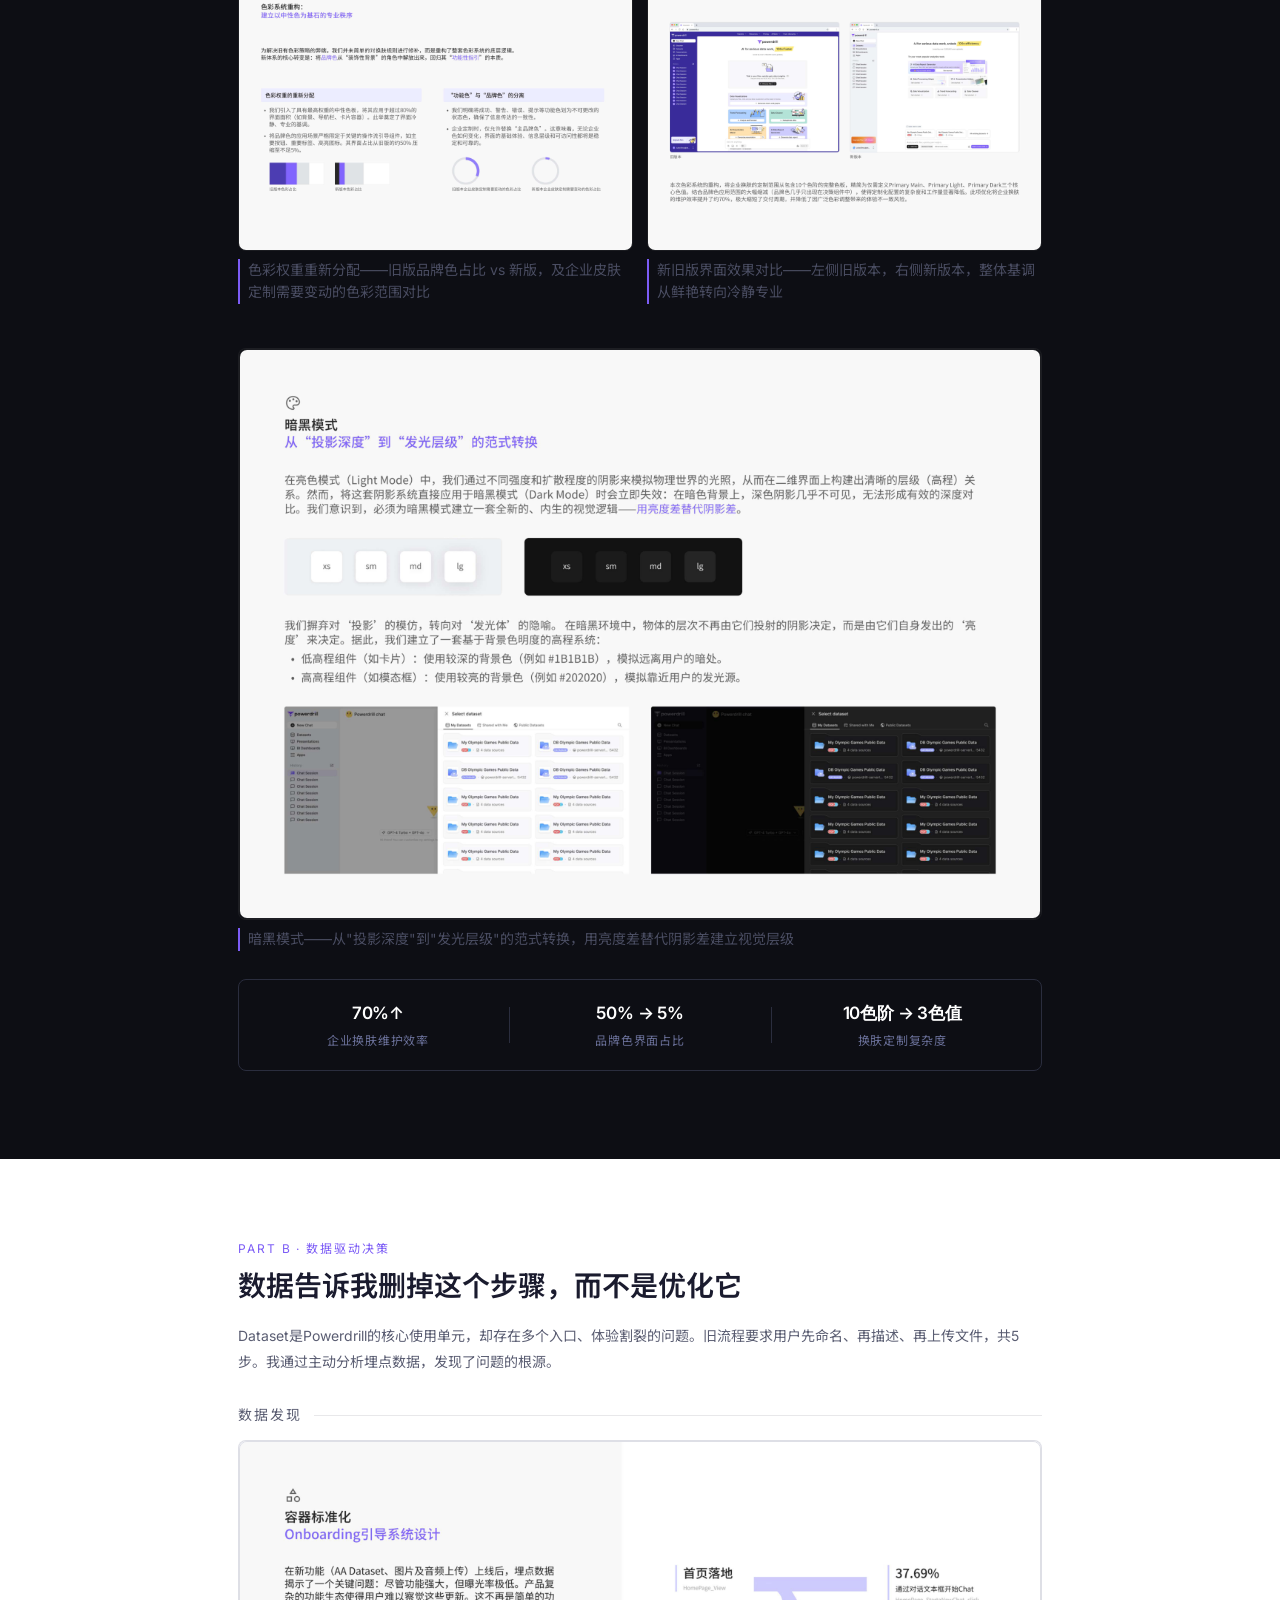
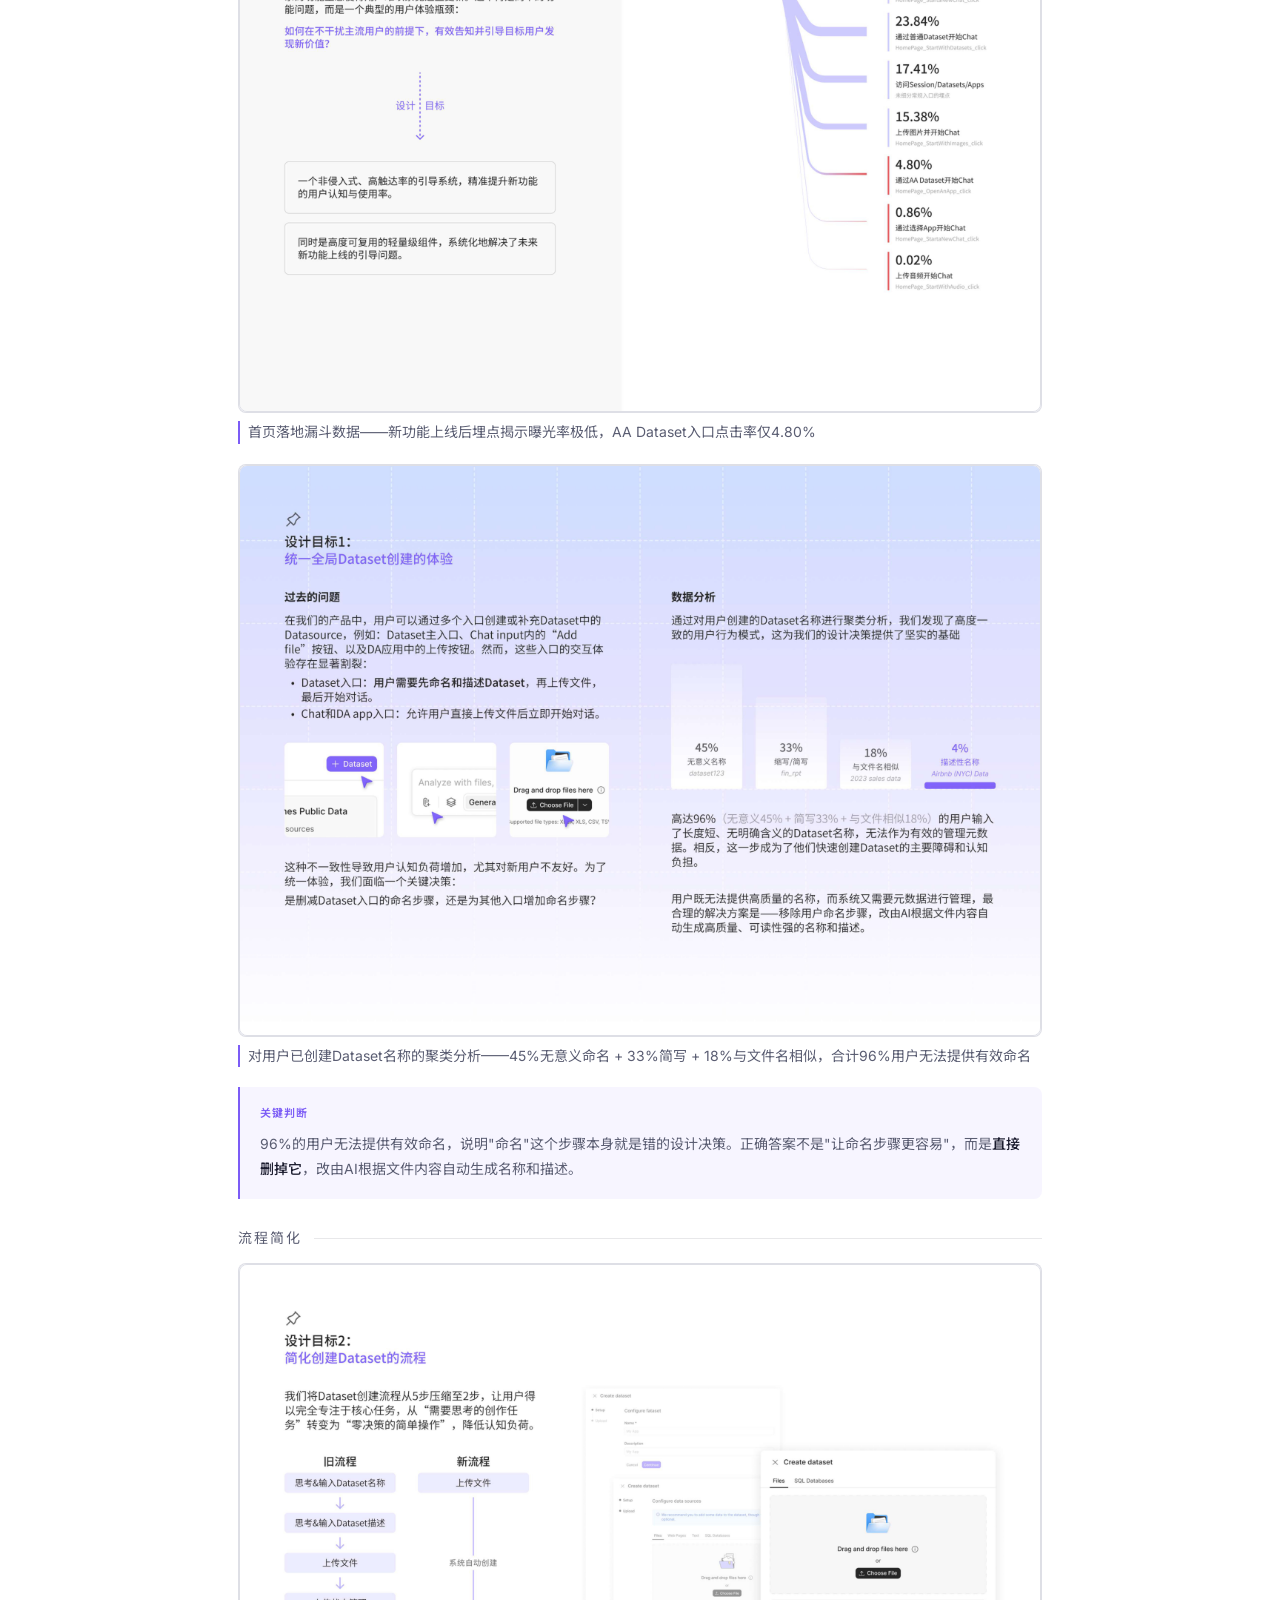
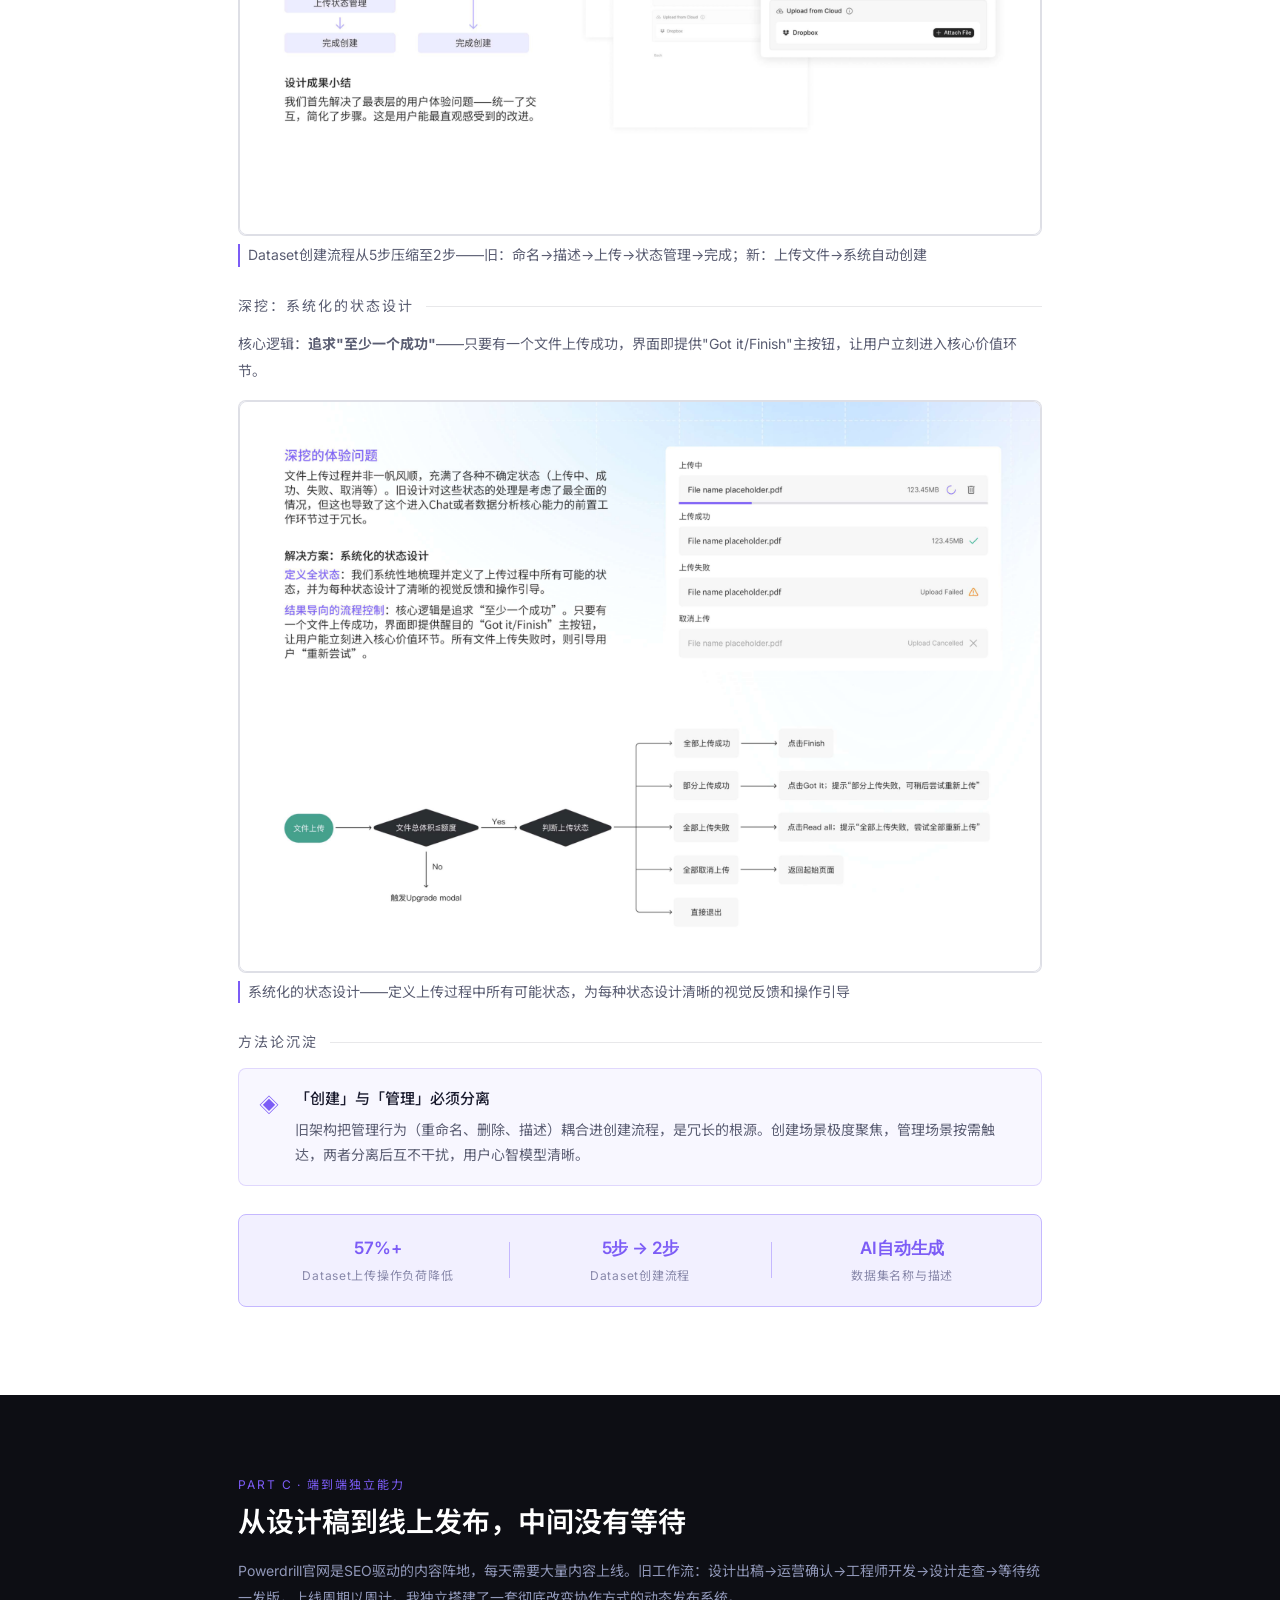
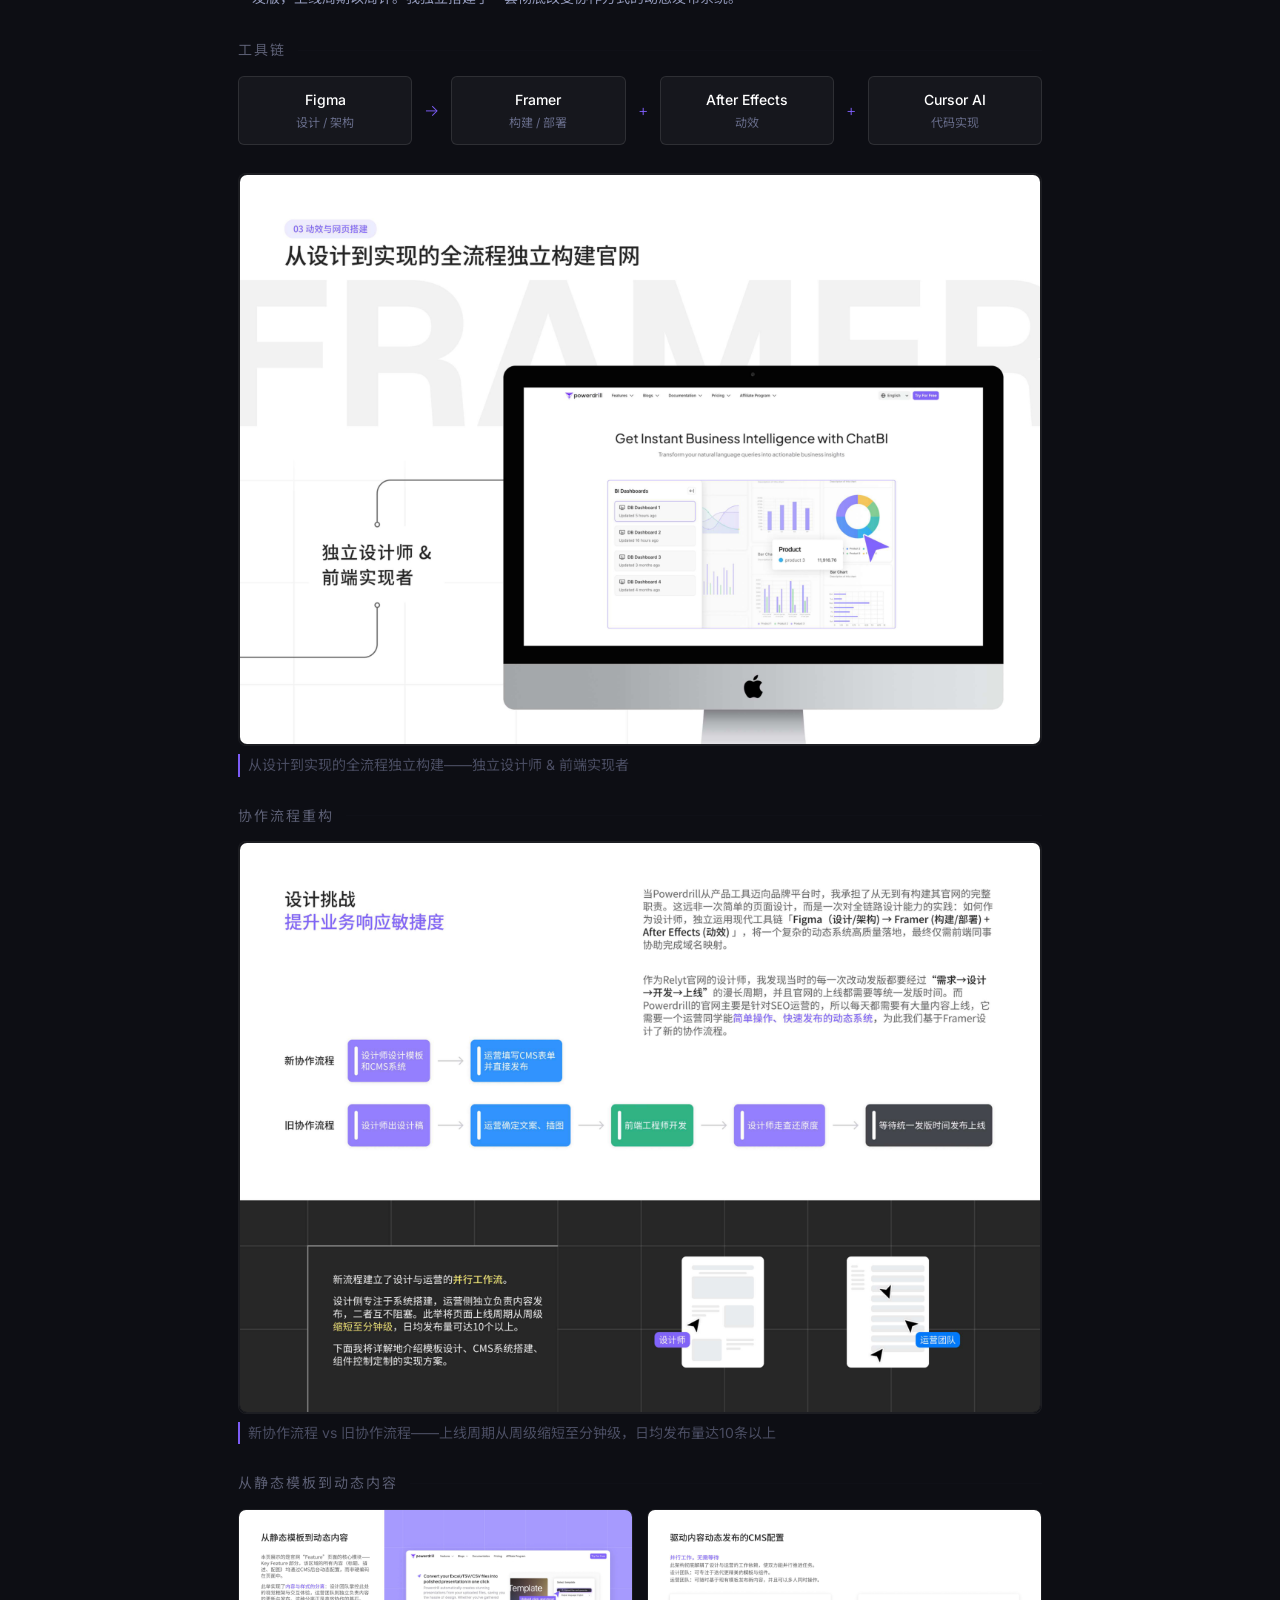
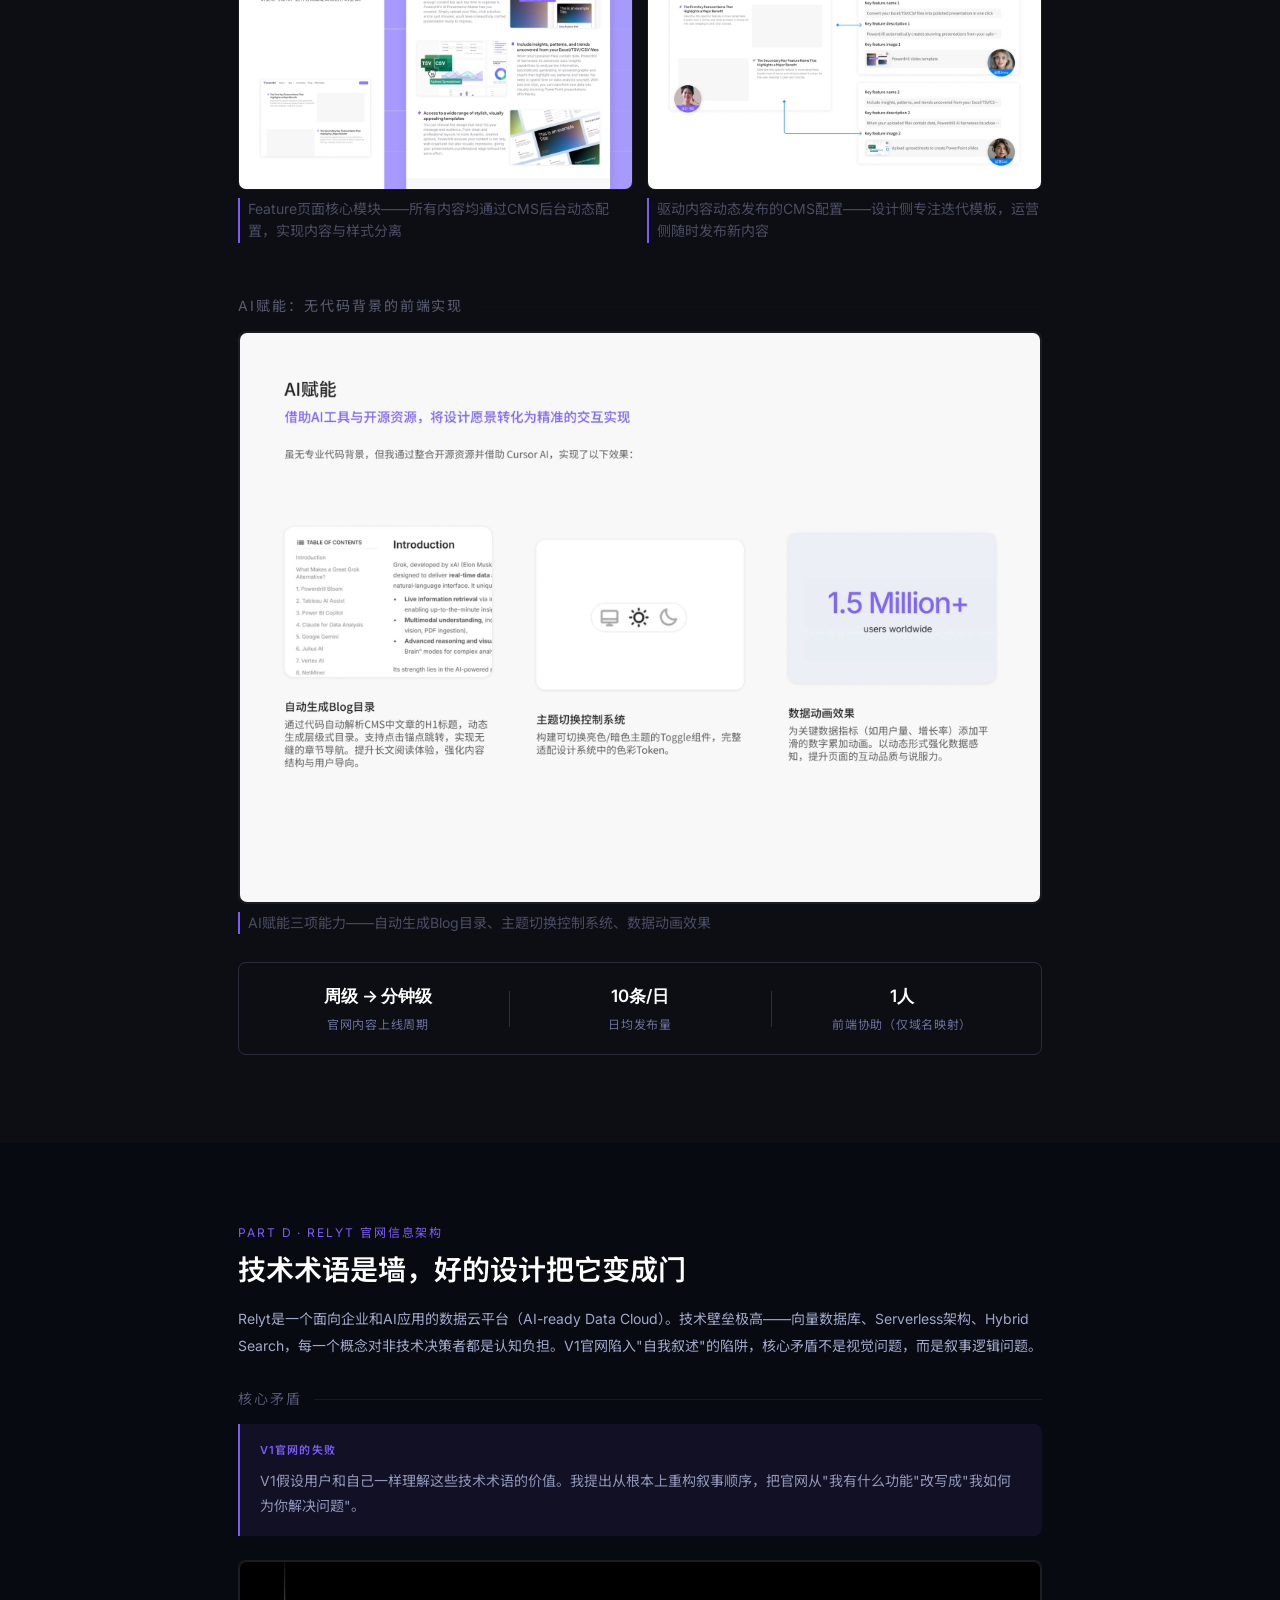
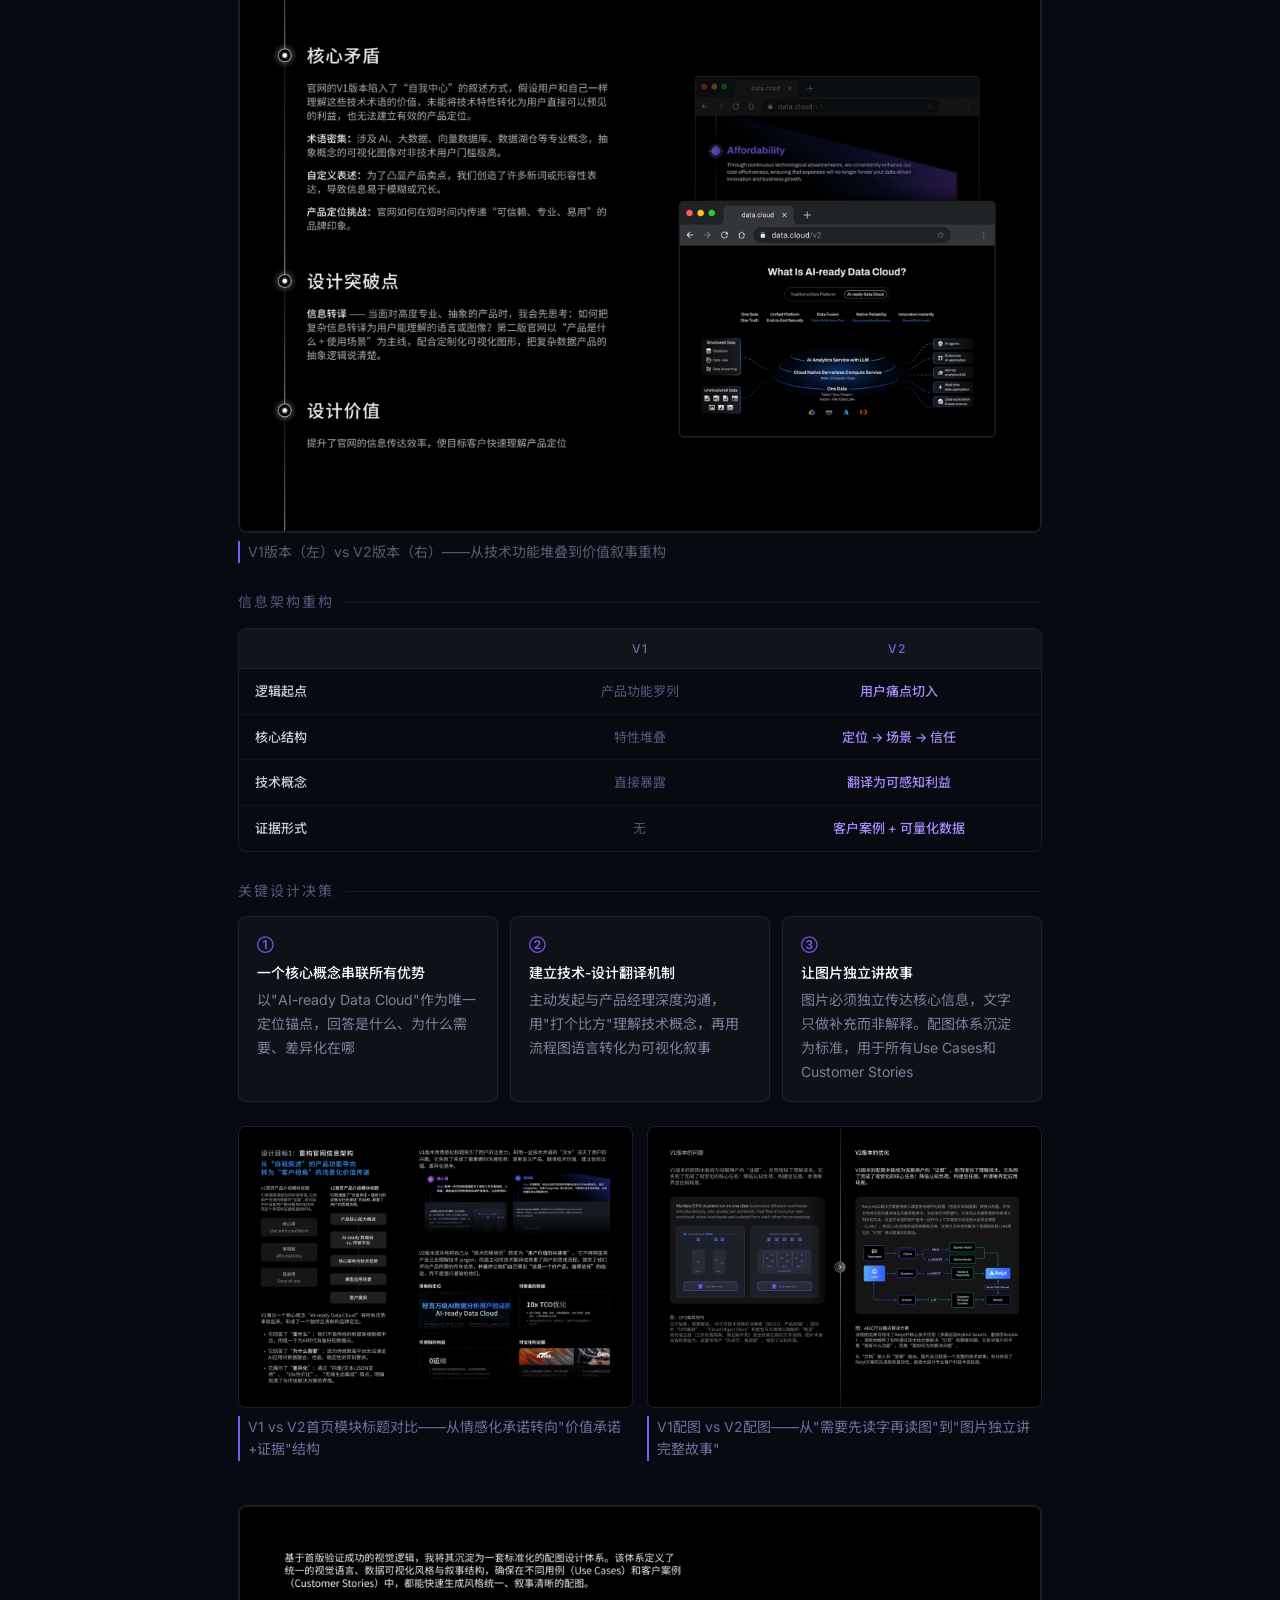
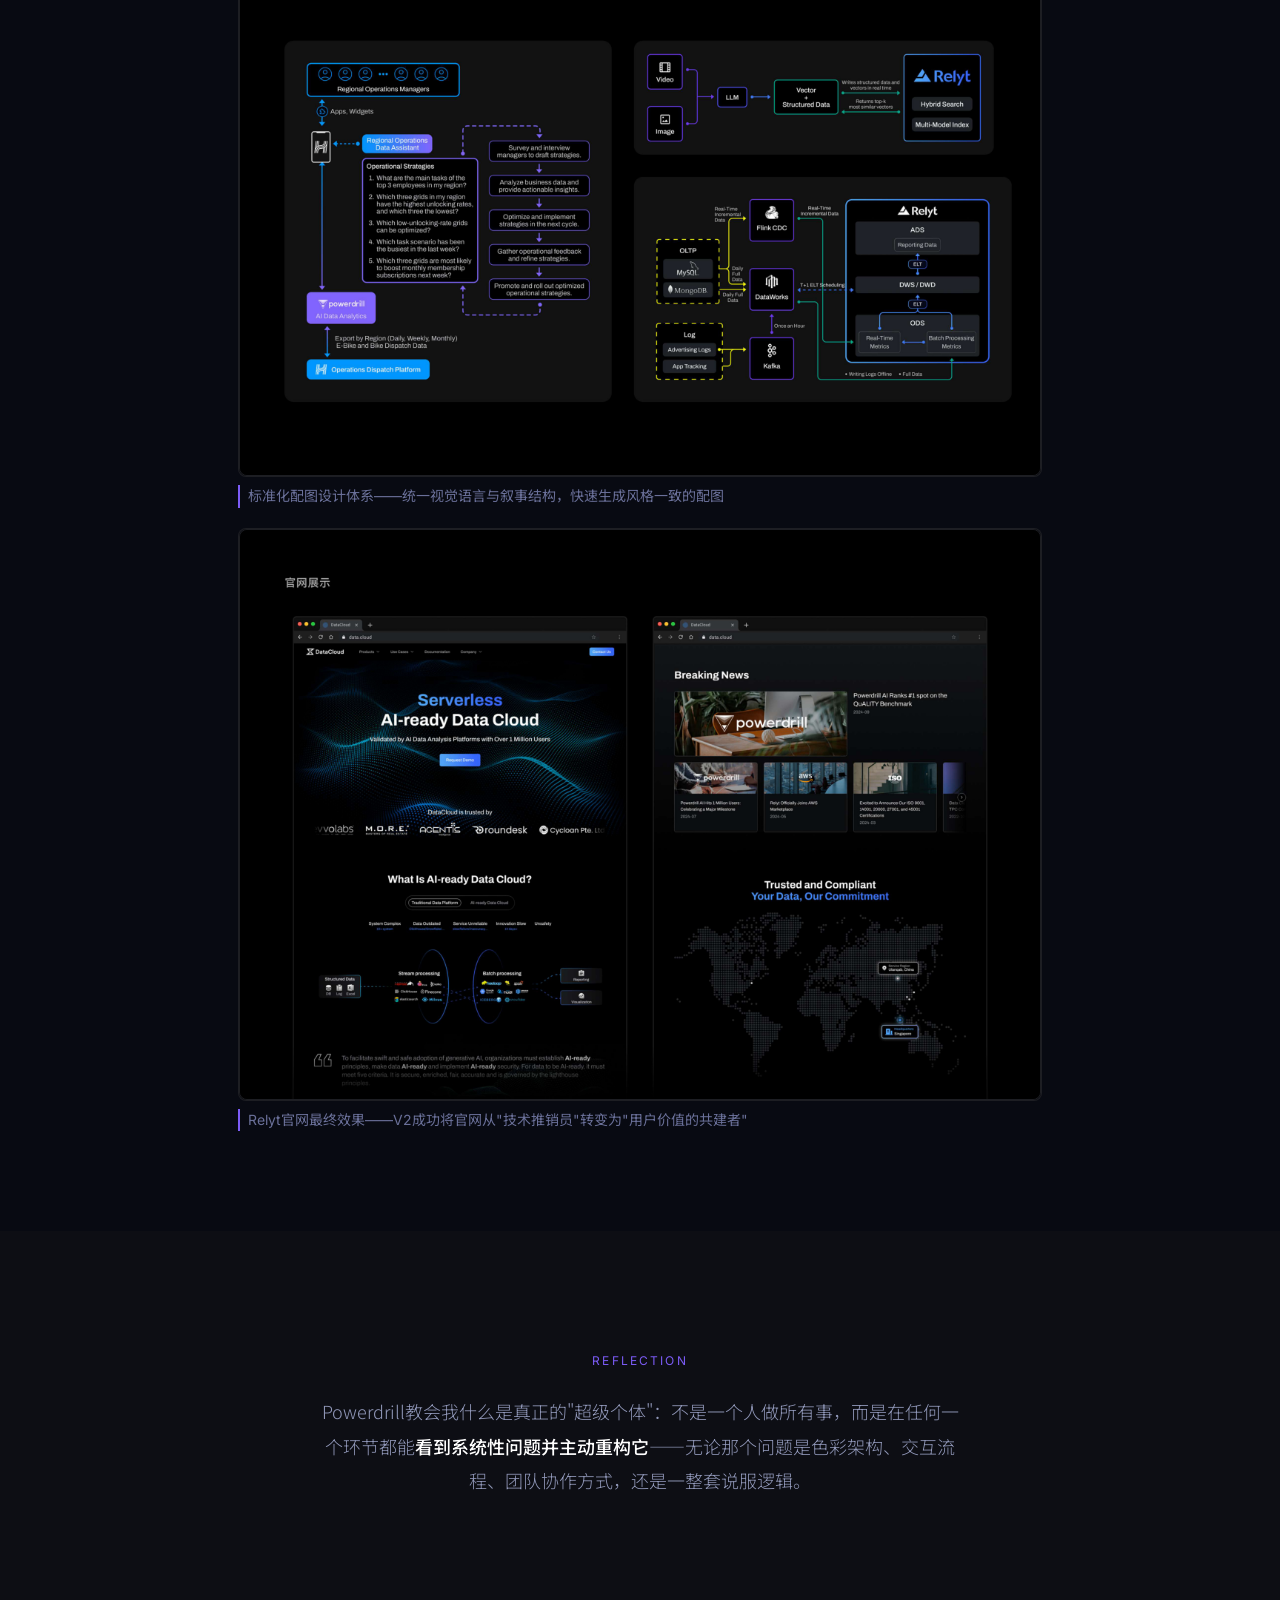
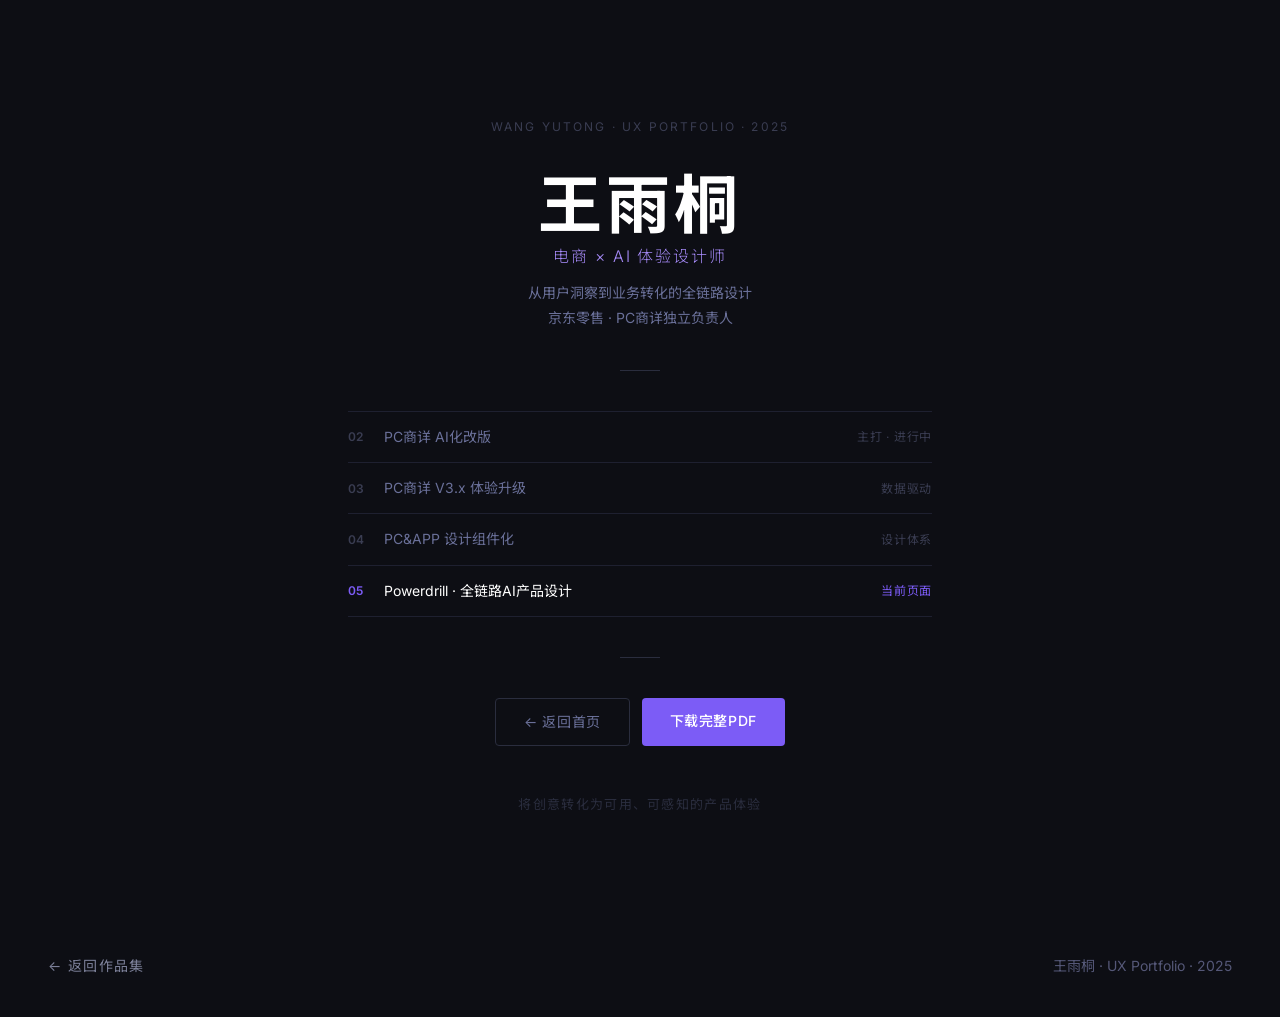
<file: project-powerdrill.html>
<!DOCTYPE html>
<html lang="zh-CN">
<head>
<meta charset="UTF-8">
<meta name="viewport" content="width=device-width, initial-scale=1.0">
<title>Powerdrill · 王雨桐 UX Portfolio</title>
<link rel="stylesheet" href="css/style.css">
<link rel="stylesheet" href="css/powerdrill.css">
<link rel="preconnect" href="https://fonts.googleapis.com">
<link href="https://fonts.googleapis.com/css2?family=Noto+Sans+SC:wght@300;400;500;700&family=Inter:wght@300;400;500;600&display=swap" rel="stylesheet">
</head>
<body class="pd-page">

<div class="mobile-tip">
  <div class="mobile-tip-icon">🖥</div>
  <div class="mobile-tip-title">建议在桌面端查看</div>
  <div class="mobile-tip-text">本作品集为桌面端设计<br>请在电脑上打开以获得完整体验</div>
  <div class="mobile-tip-url">emily-wyt.github.io/0616-portfolio</div>
</div>

<nav class="nav">
  <div class="nav-name"><a href="index.html" class="nav-back">← 返回作品集</a></div>
  <div class="nav-links">
    <a href="#pd-overview">概览</a>
    <a href="#pd-a">色彩重构</a>
    <a href="#pd-b">数据驱动</a>
    <a href="#pd-c">端到端搭建</a>
    <a href="#pd-d">Relyt信息架构</a>
  </div>
</nav>

<!-- COVER -->
<section class="pd-cover">
  <div class="pd-cover-inner">
    <div class="pd-cover-tag">初创公司 · 国际化AI SaaS · 2023—2025</div>
    <h1 class="pd-cover-title">Powerdrill</h1>
    <p class="pd-cover-sub">从0到120万用户的全链路AI产品设计</p>
    <p class="pd-cover-desc">在一家面向全球用户的AI SaaS初创公司，以设计师身份独立主导产品从ToC娱乐工具向ToB专业平台的系统性转型——从色彩体系重构到交互流程再造，从数据洞察到官网从设计到部署全链路独立完成。</p>
    <div class="pd-cover-stats">
      <div class="pd-stat"><div class="pd-stat-val">120万+</div><div class="pd-stat-label">全球用户</div></div>
      <div class="pd-stat-div"></div>
      <div class="pd-stat"><div class="pd-stat-val">57%+</div><div class="pd-stat-label">Dataset上传操作负荷降低</div></div>
      <div class="pd-stat-div"></div>
      <div class="pd-stat"><div class="pd-stat-val">70%</div><div class="pd-stat-label">企业换肤维护效率提升</div></div>
      <div class="pd-stat-div"></div>
      <div class="pd-stat"><div class="pd-stat-val">分钟级</div><div class="pd-stat-label">官网内容发布周期</div></div>
    </div>
    <div class="pd-cover-roles">
      <span class="pd-role">国际化产品</span>
      <span class="pd-role">AI 0→1</span>
      <span class="pd-role">设计系统</span>
      <span class="pd-role">数据驱动迭代</span>
      <span class="pd-role">端到端独立交付</span>
    </div>
  </div>
  <div class="pd-toc">
    <div class="pd-toc-label">本页内容</div>
    <a href="#pd-a" class="pd-toc-item">
      <span class="pd-toc-num">A</span>
      <div><div class="pd-toc-title">色彩重构</div><div class="pd-toc-sub">推翻的不是方案，是底层假设</div></div>
    </a>
    <a href="#pd-b" class="pd-toc-item">
      <span class="pd-toc-num">B</span>
      <div><div class="pd-toc-title">数据驱动决策</div><div class="pd-toc-sub">数据告诉我删掉这个步骤</div></div>
    </a>
    <a href="#pd-c" class="pd-toc-item">
      <span class="pd-toc-num">C</span>
      <div><div class="pd-toc-title">端到端独立搭建</div><div class="pd-toc-sub">从设计稿到线上，中间没有等待</div></div>
    </a>
    <a href="#pd-d" class="pd-toc-item">
      <span class="pd-toc-num">D</span>
      <div><div class="pd-toc-title">Relyt 信息架构</div><div class="pd-toc-sub">技术术语是墙，好的设计把它变成门</div></div>
    </a>
  </div>
</section>

<!-- 概览 -->
<section class="pd-section pd-light" id="pd-overview">
  <div class="pd-inner">
    <div class="pd-section-label">Overview</div>
    <h2 class="pd-section-title">项目背景</h2>
    <p class="pd-body">Powerdrill AI 是一款专注于个人和企业数据集的 AI SaaS 服务，通过自然语言让用户与数据集交互，无需编写代码，即可完成从基础问答到深入 BI 分析等任务。随着产品策略逐渐从 ToC 转向 ToB，我们重新设计了 UI 系统，以塑造专业可信的品牌形象并应对企业定制需求。</p>
    <div class="img-block full" style="margin-top:28px;">
      <div class="img-wrap-full light">
        <img src="images/pd/p06.jpg" alt="旧版Powerdrill界面" loading="lazy">
      </div>
      <div class="img-caption">旧版Powerdrill界面——高饱和紫色覆盖大面积导航与背景区域，ToC阶段的设计语言</div>
    </div>
  </div>
</section>

<!-- 主线A -->
<section class="pd-section pd-dark" id="pd-a">
  <div class="pd-inner">
    <div class="pd-section-label">Part A · 超级个体证明</div>
    <h2 class="pd-section-title">推翻的不是方案，是底层假设</h2>
    <p class="pd-body">Powerdrill在ToC阶段的设计语言活泼鲜艳，品牌色高饱和度覆盖超过50%界面面积。产品战略转向ToB后，这套语言直接带来三个危机：视觉疲劳损伤专业感、企业换肤导致可访问性崩溃、品牌色过载压制了内容本身。</p>
    <div class="content-heading">关键决策</div>
    <div class="pd-decision">
      <div class="pd-decision-label">主动发起，非执行指令</div>
      <p>旧有修补思路是优化换肤规则——沿用原有色彩架构，调整色阶映射。我判断这个方向治标不治本，根本问题不是"色值选错了"，而是<strong>品牌色承担了错误的角色</strong>。于是我主动提出重构整套色彩权重逻辑。</p>
    </div>
    <div class="content-heading">三项核心改变</div>
    <div class="pd-cards-3">
      <div class="pd-card">
        <div class="pd-card-num">01</div>
        <div class="pd-card-title">色彩权重重新分配</div>
        <div class="pd-card-text">引入中性色板覆盖超过80%界面面积，品牌色退出"装饰背景"角色，回归"功能性指引"本质</div>
      </div>
      <div class="pd-card">
        <div class="pd-card-num">02</div>
        <div class="pd-card-title">品牌色与功能色分离</div>
        <div class="pd-card-text">成功、警告、错误等功能色设为不可改的状态色；企业定制仅允许替换主品牌色，占比从约50%压缩至不足5%</div>
      </div>
      <div class="pd-card">
        <div class="pd-card-num">03</div>
        <div class="pd-card-title">暗黑模式范式转换</div>
        <div class="pd-card-text">从"投影深度"到"发光层级"——抛弃对投影的模仿，转向以亮度差替代阴影差，基于背景色明度建立高程系统</div>
      </div>
    </div>
    <div class="img-block full" style="margin-top:28px;">
      <div class="img-wrap-full">
        <img src="images/pd/p08.jpg" alt="品牌色策略优化" loading="lazy">
      </div>
      <div class="img-caption">品牌色策略优化：从视觉冲击到体验可控——换肤规则从10个色阶的完整色板简化为仅需定义3个核心色值</div>
    </div>
    <div class="img-row" style="margin-top:16px;">
      <div class="img-block half">
        <div class="img-wrap">
          <img src="images/pd/p09.jpg" alt="色彩系统重构" loading="lazy">
        </div>
        <div class="img-caption">色彩权重重新分配——旧版品牌色占比 vs 新版，及企业皮肤定制需要变动的色彩范围对比</div>
      </div>
      <div class="img-block half">
        <div class="img-wrap">
          <img src="images/pd/p10.jpg" alt="新旧版界面对比" loading="lazy">
        </div>
        <div class="img-caption">新旧版界面效果对比——左侧旧版本，右侧新版本，整体基调从鲜艳转向冷静专业</div>
      </div>
    </div>
    <div class="img-block full">
      <div class="img-wrap-full">
        <img src="images/pd/p11.jpg" alt="暗黑模式" loading="lazy">
      </div>
      <div class="img-caption">暗黑模式——从"投影深度"到"发光层级"的范式转换，用亮度差替代阴影差建立视觉层级</div>
    </div>
    <div class="pd-result-bar">
      <div class="pd-result-metric"><div class="pd-r-val">70%↑</div><div class="pd-r-label">企业换肤维护效率</div></div>
      <div class="pd-result-div"></div>
      <div class="pd-result-metric"><div class="pd-r-val">50% → 5%</div><div class="pd-r-label">品牌色界面占比</div></div>
      <div class="pd-result-div"></div>
      <div class="pd-result-metric"><div class="pd-r-val">10色阶 → 3色值</div><div class="pd-r-label">换肤定制复杂度</div></div>
    </div>
  </div>
</section>

<!-- 主线B -->
<section class="pd-section pd-light" id="pd-b">
  <div class="pd-inner">
    <div class="pd-section-label">Part B · 数据驱动决策</div>
    <h2 class="pd-section-title">数据告诉我删掉这个步骤，而不是优化它</h2>
    <p class="pd-body">Dataset是Powerdrill的核心使用单元，却存在多个入口、体验割裂的问题。旧流程要求用户先命名、再描述、再上传文件，共5步。我通过主动分析埋点数据，发现了问题的根源。</p>
    <div class="content-heading">数据发现</div>
    <div class="img-block full">
      <div class="img-wrap-full light">
        <img src="images/pd/p16.jpg" alt="首页漏斗数据" loading="lazy">
      </div>
      <div class="img-caption">首页落地漏斗数据——新功能上线后埋点揭示曝光率极低，AA Dataset入口点击率仅4.80%</div>
    </div>
    <div class="img-block full">
      <div class="img-wrap-full light">
        <img src="images/pd/p32.jpg" alt="Dataset命名分析" loading="lazy">
      </div>
      <div class="img-caption">对用户已创建Dataset名称的聚类分析——45%无意义命名 + 33%简写 + 18%与文件名相似，合计96%用户无法提供有效命名</div>
    </div>
    <div class="pd-decision">
      <div class="pd-decision-label">关键判断</div>
      <p>96%的用户无法提供有效命名，说明"命名"这个步骤本身就是错的设计决策。正确答案不是"让命名步骤更容易"，而是<strong>直接删掉它</strong>，改由AI根据文件内容自动生成名称和描述。</p>
    </div>
    <div class="content-heading">流程简化</div>
    <div class="img-block full">
      <div class="img-wrap-full light">
        <img src="images/pd/p33.jpg" alt="旧流程vs新流程" loading="lazy">
      </div>
      <div class="img-caption">Dataset创建流程从5步压缩至2步——旧：命名→描述→上传→状态管理→完成；新：上传文件→系统自动创建</div>
    </div>
    <div class="content-heading">深挖：系统化的状态设计</div>
    <p class="pd-body" style="margin-bottom:16px;">核心逻辑：<strong>追求"至少一个成功"</strong>——只要有一个文件上传成功，界面即提供"Got it/Finish"主按钮，让用户立刻进入核心价值环节。</p>
    <div class="img-block full">
      <div class="img-wrap-full light">
        <img src="images/pd/p34.jpg" alt="上传状态设计" loading="lazy">
      </div>
      <div class="img-caption">系统化的状态设计——定义上传过程中所有可能状态，为每种状态设计清晰的视觉反馈和操作引导</div>
    </div>
    <div class="content-heading">方法论沉淀</div>
    <div class="pd-insight">
      <div class="pd-insight-icon">◈</div>
      <div>
        <div class="pd-insight-title">「创建」与「管理」必须分离</div>
        <div class="pd-insight-text">旧架构把管理行为（重命名、删除、描述）耦合进创建流程，是冗长的根源。创建场景极度聚焦，管理场景按需触达，两者分离后互不干扰，用户心智模型清晰。</div>
      </div>
    </div>
    <div class="pd-result-bar light">
      <div class="pd-result-metric"><div class="pd-r-val">57%+</div><div class="pd-r-label">Dataset上传操作负荷降低</div></div>
      <div class="pd-result-div"></div>
      <div class="pd-result-metric"><div class="pd-r-val">5步 → 2步</div><div class="pd-r-label">Dataset创建流程</div></div>
      <div class="pd-result-div"></div>
      <div class="pd-result-metric"><div class="pd-r-val">AI自动生成</div><div class="pd-r-label">数据集名称与描述</div></div>
    </div>
  </div>
</section>

<!-- 主线C -->
<section class="pd-section pd-dark" id="pd-c">
  <div class="pd-inner">
    <div class="pd-section-label">Part C · 端到端独立能力</div>
    <h2 class="pd-section-title">从设计稿到线上发布，中间没有等待</h2>
    <p class="pd-body">Powerdrill官网是SEO驱动的内容阵地，每天需要大量内容上线。旧工作流：设计出稿→运营确认→工程师开发→设计走查→等待统一发版，上线周期以周计。我独立搭建了一套彻底改变协作方式的动态发布系统。</p>
    <div class="content-heading">工具链</div>
    <div class="pd-toolchain pd-toolchain-fill">
      <div class="pd-tool pd-tool-fill"><div class="pd-tool-name">Figma</div><div class="pd-tool-role">设计 / 架构</div></div>
      <div class="pd-tool-arrow">→</div>
      <div class="pd-tool pd-tool-fill"><div class="pd-tool-name">Framer</div><div class="pd-tool-role">构建 / 部署</div></div>
      <div class="pd-tool-arrow">+</div>
      <div class="pd-tool pd-tool-fill"><div class="pd-tool-name">After Effects</div><div class="pd-tool-role">动效</div></div>
      <div class="pd-tool-arrow">+</div>
      <div class="pd-tool pd-tool-fill"><div class="pd-tool-name">Cursor AI</div><div class="pd-tool-role">代码实现</div></div>
    </div>
    <div class="img-block full" style="margin-top:28px;">
      <div class="img-wrap-full">
        <img src="images/pd/p36.jpg" alt="Powerdrill官网全貌" loading="lazy">
      </div>
      <div class="img-caption">从设计到实现的全流程独立构建——独立设计师 & 前端实现者</div>
    </div>
    <div class="content-heading">协作流程重构</div>
    <div class="img-block full">
      <div class="img-wrap-full">
        <img src="images/pd/p37.jpg" alt="新旧协作流程对比" loading="lazy">
      </div>
      <div class="img-caption">新协作流程 vs 旧协作流程——上线周期从周级缩短至分钟级，日均发布量达10条以上</div>
    </div>
    <div class="content-heading">从静态模板到动态内容</div>
    <div class="img-row">
      <div class="img-block half">
        <div class="img-wrap">
          <img src="images/pd/p39.jpg" alt="Feature页面动态内容" loading="lazy">
        </div>
        <div class="img-caption">Feature页面核心模块——所有内容均通过CMS后台动态配置，实现内容与样式分离</div>
      </div>
      <div class="img-block half">
        <div class="img-wrap">
          <img src="images/pd/p40.jpg" alt="CMS配置系统" loading="lazy">
        </div>
        <div class="img-caption">驱动内容动态发布的CMS配置——设计侧专注迭代模板，运营侧随时发布新内容</div>
      </div>
    </div>
    <div class="content-heading">AI赋能：无代码背景的前端实现</div>
    <div class="img-block full">
      <div class="img-wrap-full">
        <img src="images/pd/p44.jpg" alt="AI赋能功能实现" loading="lazy">
      </div>
      <div class="img-caption">AI赋能三项能力——自动生成Blog目录、主题切换控制系统、数据动画效果</div>
    </div>
    <div class="pd-result-bar">
      <div class="pd-result-metric"><div class="pd-r-val">周级 → 分钟级</div><div class="pd-r-label">官网内容上线周期</div></div>
      <div class="pd-result-div"></div>
      <div class="pd-result-metric"><div class="pd-r-val">10条/日</div><div class="pd-r-label">日均发布量</div></div>
      <div class="pd-result-div"></div>
      <div class="pd-result-metric"><div class="pd-r-val">1人</div><div class="pd-r-label">前端协助（仅域名映射）</div></div>
    </div>
  </div>
</section>

<!-- 主线D -->
<section class="pd-section pd-relyt" id="pd-d">
  <div class="pd-inner">
    <div class="pd-section-label">Part D · Relyt 官网信息架构</div>
    <h2 class="pd-section-title">技术术语是墙，好的设计把它变成门</h2>
    <p class="pd-body" style="color:#A0A8C8;">Relyt是一个面向企业和AI应用的数据云平台（AI-ready Data Cloud）。技术壁垒极高——向量数据库、Serverless架构、Hybrid Search，每一个概念对非技术决策者都是认知负担。V1官网陷入"自我叙述"的陷阱，核心矛盾不是视觉问题，而是叙事逻辑问题。</p>
    <div class="content-heading">核心矛盾</div>
    <div class="pd-decision dark-variant">
      <div class="pd-decision-label">V1官网的失败</div>
      <p>V1假设用户和自己一样理解这些技术术语的价值。我提出从根本上重构叙事顺序，把官网从"我有什么功能"改写成"我如何为你解决问题"。</p>
    </div>
    <div class="img-block full" style="margin-top:24px;">
      <div class="img-wrap-full">
        <img src="images/pd/p47.jpg" alt="Relyt V1 vs V2" loading="lazy">
      </div>
      <div class="img-caption">V1版本（左）vs V2版本（右）——从技术功能堆叠到价值叙事重构</div>
    </div>
    <div class="content-heading">信息架构重构</div>
    <div class="pd-compare-table">
      <div class="pd-compare-header">
        <div></div>
        <div class="pd-compare-col-label">V1</div>
        <div class="pd-compare-col-label highlight">V2</div>
      </div>
      <div class="pd-compare-row">
        <div class="pd-compare-key">逻辑起点</div>
        <div class="pd-compare-old">产品功能罗列</div>
        <div class="pd-compare-new">用户痛点切入</div>
      </div>
      <div class="pd-compare-row">
        <div class="pd-compare-key">核心结构</div>
        <div class="pd-compare-old">特性堆叠</div>
        <div class="pd-compare-new">定位 → 场景 → 信任</div>
      </div>
      <div class="pd-compare-row">
        <div class="pd-compare-key">技术概念</div>
        <div class="pd-compare-old">直接暴露</div>
        <div class="pd-compare-new">翻译为可感知利益</div>
      </div>
      <div class="pd-compare-row">
        <div class="pd-compare-key">证据形式</div>
        <div class="pd-compare-old">无</div>
        <div class="pd-compare-new">客户案例 + 可量化数据</div>
      </div>
    </div>
    <div class="content-heading">关键设计决策</div>
    <div class="pd-cards-3">
      <div class="pd-card dark-card">
        <div class="pd-card-num">①</div>
        <div class="pd-card-title">一个核心概念串联所有优势</div>
        <div class="pd-card-text">以"AI-ready Data Cloud"作为唯一定位锚点，回答是什么、为什么需要、差异化在哪</div>
      </div>
      <div class="pd-card dark-card">
        <div class="pd-card-num">②</div>
        <div class="pd-card-title">建立技术-设计翻译机制</div>
        <div class="pd-card-text">主动发起与产品经理深度沟通，用"打个比方"理解技术概念，再用流程图语言转化为可视化叙事</div>
      </div>
      <div class="pd-card dark-card">
        <div class="pd-card-num">③</div>
        <div class="pd-card-title">让图片独立讲故事</div>
        <div class="pd-card-text">图片必须独立传达核心信息，文字只做补充而非解释。配图体系沉淀为标准，用于所有Use Cases和Customer Stories</div>
      </div>
    </div>
    <div class="img-row" style="margin-top:24px;">
      <div class="img-block half">
        <div class="img-wrap dark-wrap">
          <img src="images/pd/p48.jpg" alt="V1 vs V2首页模块标题对比" loading="lazy">
        </div>
        <div class="img-caption" style="color:#6A7099;">V1 vs V2首页模块标题对比——从情感化承诺转向"价值承诺+证据"结构</div>
      </div>
      <div class="img-block half">
        <div class="img-wrap dark-wrap">
          <img src="images/pd/p50.jpg" alt="V1 vs V2配图对比" loading="lazy">
        </div>
        <div class="img-caption" style="color:#6A7099;">V1配图 vs V2配图——从"需要先读字再读图"到"图片独立讲完整故事"</div>
      </div>
    </div>
    <div class="img-block full" style="margin-top:8px;">
      <div class="img-wrap-full">
        <img src="images/pd/p51.jpg" alt="标准化配图设计体系" loading="lazy">
      </div>
      <div class="img-caption" style="color:#6A7099;">标准化配图设计体系——统一视觉语言与叙事结构，快速生成风格一致的配图</div>
    </div>
    <div class="img-block full" style="margin-top:8px;">
      <div class="img-wrap-full">
        <img src="images/pd/p52.jpg" alt="Relyt官网最终展示" loading="lazy">
      </div>
      <div class="img-caption" style="color:#6A7099;">Relyt官网最终效果——V2成功将官网从"技术推销员"转变为"用户价值的共建者"</div>
    </div>
  </div>
</section>

<!-- 结语 -->
<section class="pd-section pd-dark" id="pd-ending">
  <div class="pd-inner">
    <div class="pd-ending">
      <div class="pd-ending-tag">Reflection</div>
      <blockquote class="pd-quote">
        Powerdrill教会我什么是真正的"超级个体"：不是一个人做所有事，而是在任何一个环节都能<em>看到系统性问题并主动重构它</em>——无论那个问题是色彩架构、交互流程、团队协作方式，还是一整套说服逻辑。
      </blockquote>
    </div>
  </div>
</section>

<section class="pd-section pd-finale">
  <div class="pd-finale-inner">
    <div class="pd-finale-label">Wang Yutong · UX Portfolio · 2025</div>
    <h2 class="pd-finale-title">王雨桐</h2>
    <p class="pd-finale-sub">电商 × AI 体验设计师</p>
    <p class="pd-finale-desc">从用户洞察到业务转化的全链路设计<br>京东零售 · PC商详独立负责人</p>
    <div class="pd-finale-divider"></div>
    <div class="pd-finale-projects">
      <a href="index.html#project-ai" class="pd-finale-proj">
        <span class="pd-finale-proj-num">02</span>
        <span class="pd-finale-proj-name">PC商详 AI化改版</span>
        <span class="pd-finale-proj-tag">主打 · 进行中</span>
      </a>
      <a href="index.html#project-v3" class="pd-finale-proj">
        <span class="pd-finale-proj-num">03</span>
        <span class="pd-finale-proj-name">PC商详 V3.x 体验升级</span>
        <span class="pd-finale-proj-tag">数据驱动</span>
      </a>
      <a href="index.html#project-components" class="pd-finale-proj">
        <span class="pd-finale-proj-num">04</span>
        <span class="pd-finale-proj-name">PC&amp;APP 设计组件化</span>
        <span class="pd-finale-proj-tag">设计体系</span>
      </a>
      <a href="project-powerdrill.html" class="pd-finale-proj active">
        <span class="pd-finale-proj-num">05</span>
        <span class="pd-finale-proj-name">Powerdrill · 全链路AI产品设计</span>
        <span class="pd-finale-proj-tag">当前页面</span>
      </a>
    </div>
    <div class="pd-finale-divider"></div>
    <div class="pd-finale-cta">
      <a href="index.html" class="pd-finale-btn-sec">← 返回首页</a>
      <a href="pdf/portfolio.pdf" class="pd-finale-btn-pri" target="_blank">下载完整PDF</a>
    </div>
    <div class="pd-finale-quote">将创意转化为可用、可感知的产品体验</div>
  </div>
</section>

<footer class="footer">
  <div class="footer-name"><a href="index.html" style="color:inherit;text-decoration:none;">← 返回作品集</a></div>
  <div class="footer-contact">王雨桐 · UX Portfolio · 2025</div>
</footer>

<script src="js/main.js"></script>
<script>
const observer = new IntersectionObserver((entries) => {
  entries.forEach(e => {
    if (e.isIntersecting) {
      e.target.classList.add('pd-visible');
      observer.unobserve(e.target);
    }
  });
}, { threshold: 0.08 });
document.querySelectorAll('.img-block, .pd-card, .pd-decision, .pd-insight, .pd-result-bar, .pd-compare-table').forEach(el => {
  el.classList.add('pd-fade');
  observer.observe(el);
});
</script>
</body>
</html>
</file>
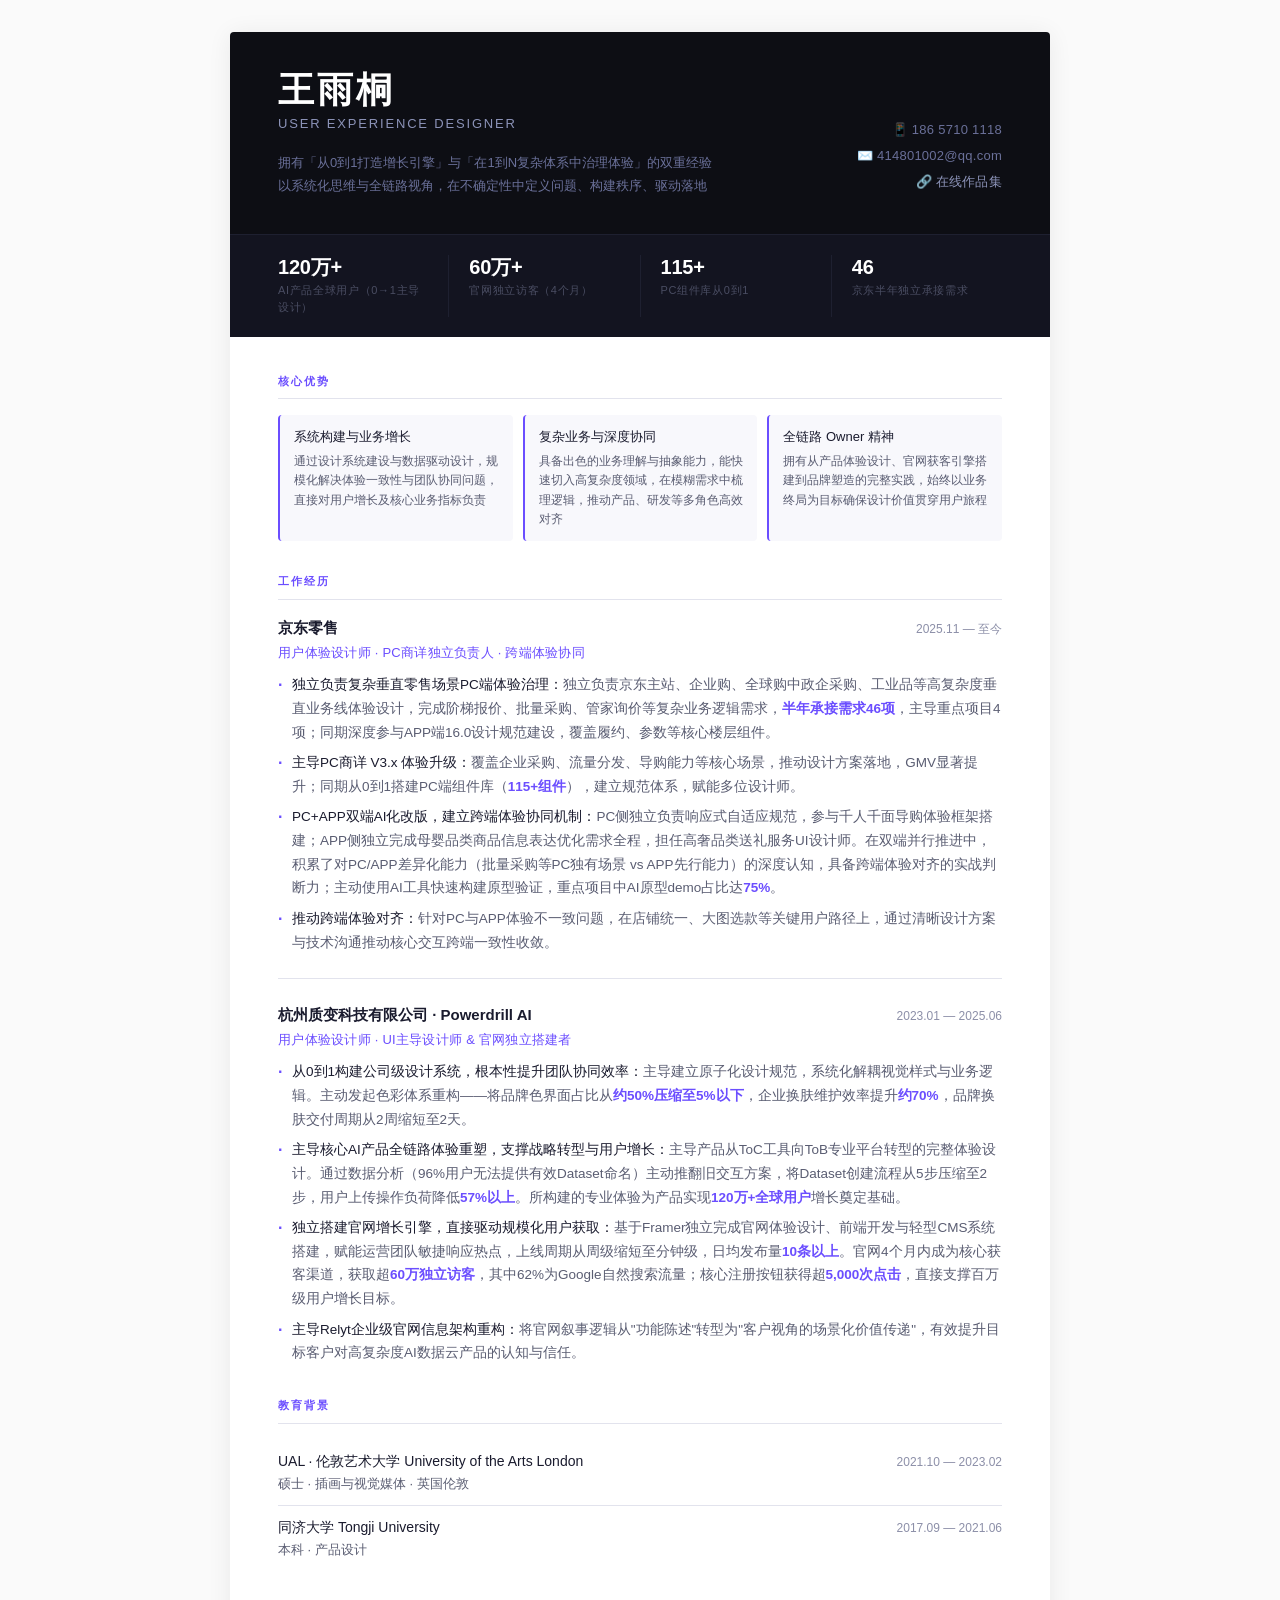
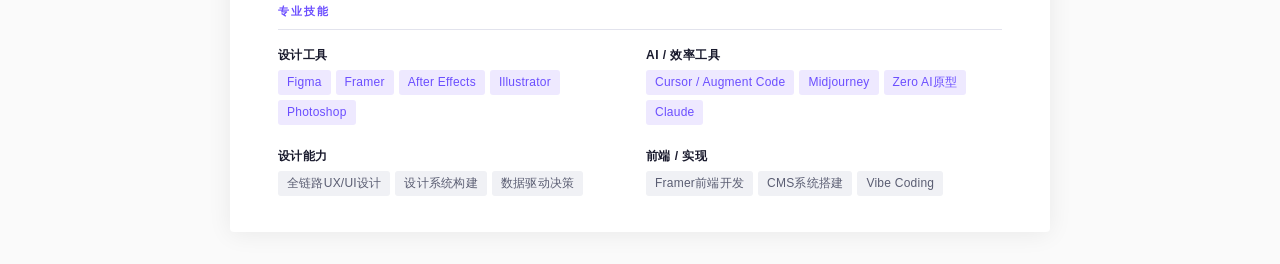
<file: pdf/王雨桐 · 用户体验设计师 · 简历.html>
<!DOCTYPE html>
<!-- saved from url=(0058)file:///Users/wangyutong.72/Desktop/resume_wangyutong.html -->
<html lang="zh-CN"><head><meta http-equiv="Content-Type" content="text/html; charset=UTF-8">

<meta name="viewport" content="width=device-width, initial-scale=1.0">
<title>王雨桐 · 用户体验设计师 · 简历</title>
<style>
  * { box-sizing: border-box; margin: 0; padding: 0; }

  :root {
    --purple: #6B4EFF;
    --purple-light: #EEE9FF;
    --dark: #0D0E14;
    --text: #1A1B2E;
    --text-sub: #5A5D72;
    --text-dim: #8C8FA8;
    --border: #E2E3ED;
    --bg: #FAFAFA;
  }

  body {
    font-family: 'PingFang SC', 'Hiragino Sans GB', 'Microsoft YaHei', 'Noto Sans SC', Arial, sans-serif;
    background: var(--bg);
    color: var(--text);
    font-size: 14px;
    line-height: 1.6;
  }

  .page {
    max-width: 820px;
    margin: 32px auto;
    background: #fff;
    box-shadow: 0 2px 24px rgba(0,0,0,0.07);
    border-radius: 4px;
    overflow: hidden;
  }

  /* ── HEADER ── */
  .header {
    background: var(--dark);
    padding: 40px 48px 36px;
    display: flex;
    justify-content: space-between;
    align-items: flex-end;
    gap: 32px;
  }

  .header-left {}

  .name {
    font-size: 36px;
    font-weight: 700;
    color: #fff;
    letter-spacing: 0.08em;
    line-height: 1;
    margin-bottom: 6px;
  }

  .title {
    font-size: 13px;
    color: #8C93B8;
    letter-spacing: 0.14em;
    text-transform: uppercase;
    margin-bottom: 16px;
  }

  .tagline {
    font-size: 13px;
    color: #6A7099;
    line-height: 1.8;
    max-width: 500px;
  }

  .header-right {
    text-align: right;
    flex-shrink: 0;
  }

  .contact-item {
    font-size: 13px;
    color: #6A7099;
    margin-bottom: 5px;
    letter-spacing: 0.02em;
  }

  .contact-item a {
    color: #8C93B8;
    text-decoration: none;
  }

  /* ── HIGHLIGHTS ── */
  .highlights {
    background: #131420;
    padding: 20px 48px;
    display: flex;
    gap: 0;
    border-top: 0.5px solid #1E2030;
  }

  .hl-item {
    flex: 1;
    padding: 0 20px 0 0;
    border-right: 0.5px solid #1E2030;
    margin-right: 20px;
  }
  .hl-item:last-child { border-right: none; margin-right: 0; padding-right: 0; }

  .hl-val {
    font-size: 20px;
    font-weight: 600;
    color: #fff;
    font-family: 'Inter', Arial, sans-serif;
    letter-spacing: -0.01em;
    line-height: 1.2;
  }

  .hl-label {
    font-size: 11px;
    color: #4A4D62;
    margin-top: 3px;
    letter-spacing: 0.06em;
  }

  /* ── BODY ── */
  .body {
    padding: 36px 48px;
  }

  /* ── SECTION ── */
  .section {
    margin-bottom: 32px;
  }
  .section:last-child { margin-bottom: 0; }

  .section-title {
    font-size: 11px;
    font-weight: 600;
    letter-spacing: 0.18em;
    color: var(--purple);
    text-transform: uppercase;
    margin-bottom: 16px;
    padding-bottom: 8px;
    border-bottom: 0.5px solid var(--border);
    display: flex;
    align-items: center;
    gap: 10px;
  }

  .section-title::after {
    content: '';
    flex: 1;
    height: 0.5px;
    background: var(--border);
    display: none;
  }

  /* ── 工作经历条目 ── */
  .job {
    margin-bottom: 24px;
  }
  .job:last-child { margin-bottom: 0; }

  .job-header {
    display: flex;
    justify-content: space-between;
    align-items: baseline;
    margin-bottom: 3px;
    gap: 12px;
  }

  .job-company {
    font-size: 15px;
    font-weight: 600;
    color: var(--text);
  }

  .job-period {
    font-size: 12px;
    color: var(--text-dim);
    white-space: nowrap;
    flex-shrink: 0;
    font-family: 'Inter', Arial, sans-serif;
  }

  .job-role {
    font-size: 13px;
    color: var(--purple);
    font-weight: 500;
    margin-bottom: 10px;
    letter-spacing: 0.02em;
  }

  .job-items {
    list-style: none;
    padding: 0;
    display: flex;
    flex-direction: column;
    gap: 7px;
  }

  .job-items li {
    font-size: 13.5px;
    color: var(--text-sub);
    line-height: 1.75;
    padding-left: 14px;
    position: relative;
  }

  .job-items li::before {
    content: '·';
    position: absolute;
    left: 0;
    color: var(--purple);
    font-weight: 700;
    font-size: 16px;
    line-height: 1.5;
  }

  .job-items li strong {
    color: var(--text);
    font-weight: 500;
  }

  .metric {
    display: inline;
    color: var(--purple);
    font-weight: 600;
    font-family: 'Inter', Arial, sans-serif;
  }

  /* ── 教育经历 ── */
  .edu-row {
    display: flex;
    justify-content: space-between;
    align-items: baseline;
    padding: 10px 0;
    border-bottom: 0.5px solid var(--border);
    gap: 12px;
  }
  .edu-row:last-child { border-bottom: none; }

  .edu-school {
    font-size: 14px;
    font-weight: 500;
    color: var(--text);
  }

  .edu-degree {
    font-size: 13px;
    color: var(--text-sub);
    margin-top: 2px;
  }

  .edu-period {
    font-size: 12px;
    color: var(--text-dim);
    white-space: nowrap;
    flex-shrink: 0;
    font-family: 'Inter', Arial, sans-serif;
  }

  /* ── 技能 ── */
  .skills-grid {
    display: grid;
    grid-template-columns: 1fr 1fr;
    gap: 12px;
  }

  .skill-group {}

  .skill-label {
    font-size: 12px;
    font-weight: 600;
    color: var(--text);
    margin-bottom: 5px;
    letter-spacing: 0.04em;
  }

  .skill-tags {
    display: flex;
    flex-wrap: wrap;
    gap: 5px;
  }

  .skill-tag {
    font-size: 12px;
    padding: 3px 9px;
    border-radius: 3px;
    background: var(--purple-light);
    color: var(--purple);
    font-weight: 500;
    letter-spacing: 0.02em;
  }

  .skill-tag.gray {
    background: #F0F1F5;
    color: var(--text-sub);
  }

  /* ── 个人优势 ── */
  .strength-grid {
    display: grid;
    grid-template-columns: 1fr 1fr 1fr;
    gap: 10px;
  }

  .strength-card {
    padding: 12px 14px;
    background: #F8F8FC;
    border-radius: 4px;
    border-left: 2px solid var(--purple);
  }

  .strength-title {
    font-size: 13px;
    font-weight: 500;
    color: var(--text);
    margin-bottom: 4px;
  }

  .strength-text {
    font-size: 12px;
    color: var(--text-sub);
    line-height: 1.6;
  }

  /* ── 分割线 ── */
  .divider {
    height: 0.5px;
    background: var(--border);
    margin: 24px 0;
  }

  /* ── 打印优化 ── */
  @media print {
    body { background: #fff; font-size: 13px; }
    .page {
      max-width: 100%;
      margin: 0;
      box-shadow: none;
      border-radius: 0;
    }
    .section { page-break-inside: avoid; }
    .job { page-break-inside: avoid; }
  }
</style>
</head>
<body>
<div class="page">

  <!-- HEADER -->
  <div class="header">
    <div class="header-left">
      <div class="name">王雨桐</div>
      <div class="title">User Experience Designer</div>
      <div class="tagline">
        拥有「从0到1打造增长引擎」与「在1到N复杂体系中治理体验」的双重经验<br>
        以系统化思维与全链路视角，在不确定性中定义问题、构建秩序、驱动落地
      </div>
    </div>
    <div class="header-right">
      <div class="contact-item">📱 186 5710 1118</div>
      <div class="contact-item">✉️ 414801002@qq.com</div>
      <div class="contact-item"><a href="https://emily-wyt.github.io/0616-portfolio/" target="_blank">🔗 在线作品集</a></div>
    </div>
  </div>

  <!-- HIGHLIGHTS -->
  <div class="highlights">
    <div class="hl-item">
      <div class="hl-val">120万+</div>
      <div class="hl-label">AI产品全球用户（0→1主导设计）</div>
    </div>
    <div class="hl-item">
      <div class="hl-val">60万+</div>
      <div class="hl-label">官网独立访客（4个月）</div>
    </div>
    <div class="hl-item">
      <div class="hl-val">115+</div>
      <div class="hl-label">PC组件库从0到1</div>
    </div>
    <div class="hl-item">
      <div class="hl-val">46</div>
      <div class="hl-label">京东半年独立承接需求</div>
    </div>
  </div>

  <!-- BODY -->
  <div class="body">

    <!-- 个人优势 -->
    <div class="section">
      <div class="section-title">核心优势</div>
      <div class="strength-grid">
        <div class="strength-card">
          <div class="strength-title">系统构建与业务增长</div>
          <div class="strength-text">通过设计系统建设与数据驱动设计，规模化解决体验一致性与团队协同问题，直接对用户增长及核心业务指标负责</div>
        </div>
        <div class="strength-card">
          <div class="strength-title">复杂业务与深度协同</div>
          <div class="strength-text">具备出色的业务理解与抽象能力，能快速切入高复杂度领域，在模糊需求中梳理逻辑，推动产品、研发等多角色高效对齐</div>
        </div>
        <div class="strength-card">
          <div class="strength-title">全链路 Owner 精神</div>
          <div class="strength-text">拥有从产品体验设计、官网获客引擎搭建到品牌塑造的完整实践，始终以业务终局为目标确保设计价值贯穿用户旅程</div>
        </div>
      </div>
    </div>

    <!-- 工作经历 -->
    <div class="section">
      <div class="section-title">工作经历</div>

      <!-- 京东 -->
      <div class="job">
        <div class="job-header">
          <div class="job-company">京东零售</div>
          <div class="job-period">2025.11 — 至今</div>
        </div>
        <div class="job-role">用户体验设计师 · PC商详独立负责人 · 跨端体验协同</div>
        <ul class="job-items">
          <li>
            <strong>独立负责复杂垂直零售场景PC端体验治理：</strong>独立负责京东主站、企业购、全球购中政企采购、工业品等高复杂度垂直业务线体验设计，完成阶梯报价、批量采购、管家询价等复杂业务逻辑需求，<span class="metric">半年承接需求46项</span>，主导重点项目4项；同期深度参与APP端16.0设计规范建设，覆盖履约、参数等核心楼层组件。
          </li>
          <li>
            <strong>主导PC商详 V3.x 体验升级：</strong>覆盖企业采购、流量分发、导购能力等核心场景，推动设计方案落地，GMV显著提升；同期从0到1搭建PC端组件库（<span class="metric">115+组件</span>），建立规范体系，赋能多位设计师。
          </li>
          <li>
            <strong>PC+APP双端AI化改版，建立跨端体验协同机制：</strong>PC侧独立负责响应式自适应规范，参与千人千面导购体验框架搭建；APP侧独立完成母婴品类商品信息表达优化需求全程，担任高奢品类送礼服务UI设计师。在双端并行推进中，积累了对PC/APP差异化能力（批量采购等PC独有场景 vs APP先行能力）的深度认知，具备跨端体验对齐的实战判断力；主动使用AI工具快速构建原型验证，重点项目中AI原型demo占比达<span class="metric">75%</span>。
          </li>
          <li>
            <strong>推动跨端体验对齐：</strong>针对PC与APP体验不一致问题，在店铺统一、大图选款等关键用户路径上，通过清晰设计方案与技术沟通推动核心交互跨端一致性收敛。
          </li>
        </ul>
      </div>

      <div class="divider"></div>

      <!-- 质变科技 -->
      <div class="job">
        <div class="job-header">
          <div class="job-company">杭州质变科技有限公司 · Powerdrill AI</div>
          <div class="job-period">2023.01 — 2025.06</div>
        </div>
        <div class="job-role">用户体验设计师 · UI主导设计师 &amp; 官网独立搭建者</div>
        <ul class="job-items">
          <li>
            <strong>从0到1构建公司级设计系统，根本性提升团队协同效率：</strong>主导建立原子化设计规范，系统化解耦视觉样式与业务逻辑。主动发起色彩体系重构——将品牌色界面占比从<span class="metric">约50%压缩至5%以下</span>，企业换肤维护效率提升<span class="metric">约70%</span>，品牌换肤交付周期从2周缩短至2天。
          </li>
          <li>
            <strong>主导核心AI产品全链路体验重塑，支撑战略转型与用户增长：</strong>主导产品从ToC工具向ToB专业平台转型的完整体验设计。通过数据分析（96%用户无法提供有效Dataset命名）主动推翻旧交互方案，将Dataset创建流程从5步压缩至2步，用户上传操作负荷降低<span class="metric">57%以上</span>。所构建的专业体验为产品实现<span class="metric">120万+全球用户</span>增长奠定基础。
          </li>
          <li>
            <strong>独立搭建官网增长引擎，直接驱动规模化用户获取：</strong>基于Framer独立完成官网体验设计、前端开发与轻型CMS系统搭建，赋能运营团队敏捷响应热点，上线周期从周级缩短至分钟级，日均发布量<span class="metric">10条以上</span>。官网4个月内成为核心获客渠道，获取超<span class="metric">60万独立访客</span>，其中62%为Google自然搜索流量；核心注册按钮获得超<span class="metric">5,000次点击</span>，直接支撑百万级用户增长目标。
          </li>
          <li>
            <strong>主导Relyt企业级官网信息架构重构：</strong>将官网叙事逻辑从"功能陈述"转型为"客户视角的场景化价值传递"，有效提升目标客户对高复杂度AI数据云产品的认知与信任。
          </li>
        </ul>
      </div>
    </div>

    <!-- 教育背景 -->
    <div class="section">
      <div class="section-title">教育背景</div>
      <div class="edu-row">
        <div>
          <div class="edu-school">UAL · 伦敦艺术大学 University of the Arts London</div>
          <div class="edu-degree">硕士 · 插画与视觉媒体 · 英国伦敦</div>
        </div>
        <div class="edu-period">2021.10 — 2023.02</div>
      </div>
      <div class="edu-row">
        <div>
          <div class="edu-school">同济大学 Tongji University</div>
          <div class="edu-degree">本科 · 产品设计</div>
        </div>
        <div class="edu-period">2017.09 — 2021.06</div>
      </div>
    </div>

    <!-- 专业技能 -->
    <div class="section">
      <div class="section-title">专业技能</div>
      <div class="skills-grid">
        <div class="skill-group">
          <div class="skill-label">设计工具</div>
          <div class="skill-tags">
            <span class="skill-tag">Figma</span>
            <span class="skill-tag">Framer</span>
            <span class="skill-tag">After Effects</span>
            <span class="skill-tag">Illustrator</span>
            <span class="skill-tag">Photoshop</span>
          </div>
        </div>
        <div class="skill-group">
          <div class="skill-label">AI / 效率工具</div>
          <div class="skill-tags">
            <span class="skill-tag">Cursor / Augment Code</span>
            <span class="skill-tag">Midjourney</span>
            <span class="skill-tag">Zero AI原型</span>
            <span class="skill-tag">Claude</span>
          </div>
        </div>
        <div class="skill-group" style="margin-top:10px;">
          <div class="skill-label">设计能力</div>
          <div class="skill-tags">
            <span class="skill-tag gray">全链路UX/UI设计</span>
            <span class="skill-tag gray">设计系统构建</span>
            <span class="skill-tag gray">数据驱动决策</span>
            <span class="skill-tag gray" style="display: none;">响应式设计</span>
            <span class="skill-tag gray" style="display: none;">用户旅程地图</span>
          </div>
        </div>
        <div class="skill-group" style="margin-top:10px;">
          <div class="skill-label">前端 / 实现</div>
          <div class="skill-tags">
            <span class="skill-tag gray">Framer前端开发</span>
            <span class="skill-tag gray">CMS系统搭建</span>
            <span class="skill-tag gray">Vibe Coding</span>
          </div>
        </div>
      </div>
    </div>

  </div><!-- /body -->
</div><!-- /page -->


</body></html>
</file>
<file: css/style.css>
*, *::before, *::after { box-sizing: border-box; margin: 0; padding: 0; }

:root {
  --dark: #0D0E14;
  --dark2: #151620;
  --purple: #7C5CF6;
  --purple-light: #A78BFA;
  --purple-dim: rgba(124,92,246,0.12);
  --white: #FFFFFF;
  --gray100: #F0F1F5;
  --gray200: #D8DAE3;
  --gray400: #8C8FA8;
  --gray600: #4A4D62;
  --text-primary: #1A1B2E;
  --text-secondary: #5A5D72;
  --border: rgba(30,32,50,0.1);
  --border-dark: rgba(255,255,255,0.08);
}

html { scroll-behavior: smooth; }

body {
  font-family: 'Inter', 'Noto Sans SC', sans-serif;
  background: #F0F1F5;
  color: var(--text-primary);
  line-height: 1.6;
}

/* ── NAV ── */
.nav {
  position: fixed; top: 0; left: 0; right: 0; z-index: 100;
  display: flex; align-items: center; justify-content: space-between;
  padding: 0 48px; height: 56px;
  background: rgba(13,14,20,0.95); backdrop-filter: blur(12px);
}
.nav-name { font-size: 14px; font-weight: 500; color: #fff; letter-spacing: 0.02em; }
.nav-name span { color: var(--gray400); font-weight: 300; margin-left: 8px; }
.nav-links { display: flex; gap: 32px; align-items: center; }
.nav-links a { font-size: 14px; color: var(--gray400); text-decoration: none; letter-spacing: 0.06em; transition: color 0.2s; }
.nav-links a:hover { color: #fff; }
.nav-pdf {
  padding: 6px 16px; background: var(--purple);
  color: #fff !important; border-radius: 3px; font-weight: 500;
}

/* ── HERO ── */
.hero {
  min-height: 100vh; display: grid; grid-template-columns: 1fr 1fr;
  padding-top: 56px;
}
.hero-left {
  background: var(--dark);
  padding: 72px 56px;
  display: flex; flex-direction: column; justify-content: center;
}
.hero-tag {
  display: inline-block; font-size: 12px; letter-spacing: 0.18em;
  color: var(--purple); border: 0.5px solid var(--purple);
  padding: 4px 12px; border-radius: 2px; text-transform: uppercase; margin-bottom: 20px;
}
.hero-name {
  font-size: 72px; font-weight: 700; color: #fff;
  font-family: 'Noto Sans SC', sans-serif; letter-spacing: 0.06em; line-height: 1.1;
}
.hero-name-en {
  font-size: 14px; font-weight: 300; color: #8C93B8;
  letter-spacing: 0.28em; text-transform: uppercase; margin-top: 8px;
}
.hero-desc {
  font-size: 14px; color: #9097B8; margin-top: 24px; line-height: 1.9;
}
.hero-stats {
  display: grid; grid-template-columns: 1fr 1fr; gap: 1px;
  background: #1E2030; margin-top: 40px; border-radius: 6px; overflow: hidden;
}
.stat { background: var(--dark); padding: 16px 18px; }
.stat-val { font-size: 20px; font-weight: 600; color: #fff; font-family: 'Inter', sans-serif; }
.stat-label { font-size: 12px; color: #6A7099; margin-top: 3px; letter-spacing: 0.06em; }

.hero-right {
  background: #fff;
  padding: 72px 56px;
  display: flex;
  flex-direction: column;
  justify-content: center;
  min-height: 100vh;
  border-bottom: 0.5px solid var(--border);
}
.toc-label {
  font-size: 12px; letter-spacing: 0.16em; color: var(--text-secondary);
  text-transform: uppercase; margin-bottom: 24px;
}
.toc-item {
  display: flex; gap: 16px; padding: 16px 0;
  border-bottom: 0.5px solid var(--border); text-decoration: none;
  color: inherit; transition: background 0.15s;
}
.toc-item:last-child { border-bottom: none; }
.toc-num { font-size: 12px; font-weight: 600; color: var(--purple); min-width: 20px; margin-top: 2px; }
.toc-title { font-size: 14px; font-weight: 500; color: var(--text-primary); }
.toc-sub { font-size: 14px; color: var(--text-secondary); margin-top: 3px; }
.toc-tag {
  display: inline-block; font-size: 12px; padding: 2px 8px;
  background: var(--purple-dim); color: var(--purple);
  border-radius: 2px; margin-top: 6px; letter-spacing: 0.06em;
}

/* ── SECTIONS ── */
.section { padding: 80px 0; }
.section.dark { background: var(--dark); }
.section:not(.dark) { background: #fff; }
.section:nth-of-type(odd):not(.dark) { background: #F8F8FC; }
#about { background: #F8F8FC; }

.section-inner {
  max-width: 900px;
  margin: 0 auto;
  padding: 0 48px;
}

.project-header {
  display: flex;
  gap: 24px;
  align-items: flex-start;
  margin-bottom: 32px;
  padding-bottom: 28px;
  border-bottom: 0.5px solid var(--border);
}
.dark .project-header { border-bottom-color: var(--border-dark); }

.project-num {
  font-size: 96px;
  font-weight: 700;
  line-height: 1;
  color: rgba(124,92,246,0.12);
  font-family: 'Inter', sans-serif;
  letter-spacing: -0.04em;
  flex-shrink: 0;
  margin-top: -8px;
}

.project-meta { flex: 1; }

.project-label {
  font-size: 12px;
  letter-spacing: 0.16em;
  color: var(--purple);
  text-transform: uppercase;
  margin-bottom: 6px;
  display: flex;
  align-items: center;
  gap: 8px;
}

.project-company-tag {
  font-size: 11px;
  font-weight: 500;
  letter-spacing: 0.06em;
  color: var(--gray400);
  background: rgba(140,143,168,0.12);
  border: 0.5px solid rgba(140,143,168,0.25);
  padding: 2px 8px;
  border-radius: 3px;
  text-transform: none;
}

.project-title {
  font-size: 28px;
  font-weight: 600;
  color: var(--text-primary);
  line-height: 1.3;
  font-family: 'Noto Sans SC', sans-serif;
}
.dark .project-title { color: #fff; }

.project-subtitle {
  font-size: 14px;
  color: var(--text-secondary);
  margin-top: 4px;
}
.dark .project-subtitle { color: #6A7099; }

.project-roles {
  display: flex;
  flex-wrap: wrap;
  gap: 6px;
  margin-top: 14px;
}

.project-role {
  font-size: 12px;
  padding: 4px 12px;
  border-radius: 3px;
  background: var(--purple-dim);
  color: var(--purple);
  font-weight: 500;
}

.project-role.dim {
  background: transparent;
  color: var(--text-secondary);
  border: 0.5px solid var(--border);
  opacity: 0.6;
}
.dark .project-role.dim { border-color: var(--border-dark); color: #6A7099; }

/* ── RESULT BAR ── */
.result-bar {
  display: flex; align-items: center; gap: 20px;
  background: #0D0E14; border: 0.5px solid #2A2D3E;
  border-radius: 8px; padding: 18px 24px; margin-bottom: 32px;
}
.result-bar.light {
  background: #F2F0FF; border-color: #C5B8FF;
}
.result-metric { text-align: center; flex: 1; }
.r-val { font-size: 18px; font-weight: 600; color: var(--purple); font-family: 'Inter', sans-serif; }
.r-val.purple { color: var(--purple); }
.result-bar:not(.light) .r-val { color: #fff; }
.r-label { font-size: 12px; color: #6A7099; margin-top: 3px; letter-spacing: 0.08em; text-transform: uppercase; }
.result-bar.light .r-label { color: #8888AA; }
.result-div { width: 0.5px; height: 32px; background: #2A2D3E; flex-shrink: 0; }
.result-bar.light .result-div { background: #C5B8FF; }
.result-div.purple { background: #C5B8FF; }
.result-desc { font-size: 14px; color: #6A6E88; line-height: 1.7; flex: 1; }
.result-bar.light .result-desc { color: var(--text-secondary); }

/* ── CONTENT ── */
.content-heading {
  font-size: 14px; letter-spacing: 0.14em; color: var(--text-secondary);
  text-transform: uppercase; margin: 28px 0 14px;
  display: flex; align-items: center; gap: 12px;
}
.dark .content-heading { color: #666B88; }
.content-heading::after { content: ''; flex: 1; height: 0.5px; background: var(--border); }
.dark .content-heading::after { background: var(--border-dark); }

/* ── IMAGES ── */
.img-block { margin-bottom: 24px; }
.img-block.full { width: 100%; }
.img-block.half { flex: 1; }
.img-block img {
  width: 100%; border-radius: 8px;
  display: block;
  border: 0.5px solid var(--border);
}
.dark .img-block img { border-color: var(--border-dark); }
.img-caption {
  font-size: 14px; color: var(--text-secondary); margin-top: 8px; line-height: 1.6;
  padding-left: 4px; border-left: 2px solid var(--purple);
}
.dark .img-caption { color: #7C8099; }

.img-row { display: flex; gap: 16px; margin-bottom: 24px; }

/* ── TIMELINE ── */
.timeline { display: flex; flex-direction: column; gap: 0; }
.timeline-item { display: flex; gap: 14px; padding-bottom: 20px; position: relative; }
.timeline-item:not(:last-child)::after {
  content: ''; position: absolute; left: 3px; top: 10px; bottom: 0;
  width: 0.5px; background: var(--border);
}
.timeline-dot {
  width: 7px; height: 7px; border-radius: 50%;
  border: 1.5px solid var(--purple); background: #fff;
  flex-shrink: 0; margin-top: 4px; position: relative; z-index: 1;
}
.timeline-dot.filled { background: var(--purple); }
.timeline-year { font-size: 12px; font-weight: 600; color: var(--purple); min-width: 34px; margin-top: 2px; font-family: 'Inter', sans-serif; }
.timeline-title { font-size: 15px; font-weight: 500; color: var(--text-primary); }
.timeline-sub { font-size: 14px; color: var(--text-secondary); margin-top: 3px; line-height: 1.6; }
.badge-now { font-size: 12px; color: var(--purple); margin-left: 8px; }

/* ── SKILLS ── */
.skills-grid { display: grid; grid-template-columns: repeat(3,1fr); gap: 12px; margin-top: 16px; }
.skill-card {
  padding: 16px; border: 0.5px solid var(--border); border-radius: 8px;
  background: #fff;
}
.skill-icon { font-size: 18px; color: var(--purple); margin-bottom: 8px; }
.skill-title { font-size: 15px; font-weight: 500; color: var(--text-primary); margin-bottom: 4px; }
.skill-items { font-size: 14px; color: var(--text-secondary); line-height: 1.7; }

.tags { display: flex; flex-wrap: wrap; gap: 8px; margin-top: 16px; }
.tag {
  font-size: 12px; padding: 4px 10px; border-radius: 2px;
  background: var(--gray100); color: var(--text-secondary);
  border: 0.5px solid var(--border);
}
.tag.purple { background: var(--purple-dim); color: var(--purple); border-color: transparent; }

/* ── PROCESS ── */
.process-row {
  display: flex; gap: 10px; align-items: stretch; margin-bottom: 24px;
}
.process-step {
  flex: 1; background: rgba(255,255,255,0.04); border: 0.5px solid var(--border-dark);
  border-radius: 6px; padding: 14px 16px;
}
.section:not(.dark) .process-step { background: var(--gray100); border-color: var(--border); }
.ps-num { font-size: 12px; color: var(--purple); font-weight: 600; letter-spacing: 0.1em; margin-bottom: 6px; }
.ps-title { font-size: 15px; font-weight: 500; color: #fff; margin-bottom: 4px; }
.section:not(.dark) .ps-title { color: var(--text-primary); }
.ps-text { font-size: 14px; color: #9097B8; line-height: 1.6; }
.section:not(.dark) .ps-text { color: var(--text-secondary); }
.process-arrow { display: flex; align-items: center; color: var(--purple); font-size: 18px; flex-shrink: 0; padding-top: 4px; }

/* ── DUAL TRACK ── */
.dual-track {
  display: flex; gap: 0;
  border: 0.5px solid var(--border-dark); border-radius: 8px;
  overflow: hidden; margin-top: 24px;
}
.section:not(.dark) .dual-track { border-color: var(--border); }
.track-item { flex: 1; padding: 20px 24px; }
.track-div { width: 0.5px; background: var(--border-dark); flex-shrink: 0; }
.section:not(.dark) .track-div { background: var(--border); }
.track-title { font-size: 15px; font-weight: 500; color: #fff; margin-bottom: 6px; }
.section:not(.dark) .track-title { color: var(--text-primary); }
.track-text { font-size: 14px; color: #9097B8; line-height: 1.7; }
.section:not(.dark) .track-text { color: var(--text-secondary); }

/* ── FOOTER ── */
.footer {
  background: var(--dark); padding: 40px 48px;
  display: flex; justify-content: space-between; align-items: center;
}
.footer-name { font-size: 14px; color: #7C8099; letter-spacing: 0.1em; }
.footer-contact { font-size: 14px; color: #555878; }

/* ── PRINT / PDF ── */
@media print {
  .nav { display: none; }
  .hero { min-height: auto; page-break-after: always; }
  .section { page-break-inside: avoid; }
  .img-block { page-break-inside: avoid; }
}

/* ── 图片编排补充 ── */
.img-row {
  display: flex;
  gap: 14px;
  margin-bottom: 20px;
  align-items: flex-start;
}

.img-block.half {
  flex: 1;
  min-width: 0;
}

.img-block.full {
  margin-bottom: 20px;
}

.img-block img {
  width: 100%;
  border-radius: 8px;
  display: block;
  border: 0.5px solid var(--border);
  transition: opacity 0.5s ease, transform 0.5s ease;
}

.dark .img-block img {
  border-color: var(--border-dark);
}

.img-caption {
  font-size: 14px;
  color: var(--text-secondary);
  margin-top: 8px;
  line-height: 1.6;
  padding-left: 8px;
  border-left: 2px solid var(--purple);
}

.dark .img-caption {
  color: #4A4D62;
}

/* ── 并排图片等高容器 ── */
.img-row {
  align-items: stretch;
}

.img-row .img-block.half {
  display: flex;
  flex-direction: column;
}

.img-row .img-block.half .img-wrap {
  flex: 1;
  overflow: hidden;
  border-radius: 8px;
  border: 0.5px solid var(--border);
  background: #0D0E14;
  display: flex;
  align-items: flex-start;
  justify-content: center;
}

.dark .img-row .img-block.half .img-wrap {
  border-color: var(--border-dark);
  background: #0A0B10;
}

.section:not(.dark) .img-row .img-block.half .img-wrap {
  background: #F0F1F5;
  border-color: var(--border);
}

.img-row .img-block.half .img-wrap img {
  width: 100%;
  height: auto;
  object-fit: contain;
  border-radius: 0;
  border: none;
}

/* 并排图片说明文字固定两行高度 */
.img-row .img-block.half .img-caption {
  min-height: 2.8em;
  display: -webkit-box;
  -webkit-line-clamp: 2;
  -webkit-box-orient: vertical;
  overflow: hidden;
}

.project-context {
  margin: 0 0 20px;
  padding: 14px 18px;
  border-left: 2px solid var(--purple);
  background: var(--gray100);
  border-radius: 0 6px 6px 0;
}
.dark .project-context { background: rgba(255,255,255,0.04); }
.project-context p {
  font-size: 14px;
  color: var(--text-secondary);
  line-height: 1.8;
  margin: 0;
}
.project-context strong { color: var(--text-primary); font-weight: 500; }
.dark .project-context p { color: #9097B8; }
.dark .project-context strong { color: #C8CCDD; }

.decision-note {
  margin: 10px 0 24px;
  padding: 12px 16px;
  background: rgba(124,92,246,0.06);
  border-radius: 6px;
  font-size: 14px;
  color: var(--text-secondary);
  line-height: 1.7;
}
.dark .decision-note { background: rgba(124,92,246,0.1); color: #9097B8; }
.decision-label {
  display: inline-block;
  font-size: 11px;
  font-weight: 600;
  color: var(--purple);
  letter-spacing: 0.08em;
  text-transform: uppercase;
  margin-right: 8px;
}

.app-note {
  margin: 0 0 16px;
  padding: 10px 14px;
  background: rgba(124,92,246,0.06);
  border-radius: 6px;
  font-size: 14px;
  color: var(--text-secondary);
  line-height: 1.6;
}
.dark .app-note { background: rgba(124,92,246,0.1); color: #9097B8; }
.app-note-label {
  font-size: 11px;
  font-weight: 600;
  color: var(--purple);
  letter-spacing: 0.08em;
  text-transform: uppercase;
  margin-right: 8px;
}

.content-grid {
  display: grid;
  grid-template-columns: 1fr 1fr;
  gap: 12px;
  margin-bottom: 20px;
}

.content-card {
  background: rgba(255,255,255,0.04);
  border-radius: 6px;
  padding: 16px 18px;
  border-left: 2px solid var(--purple);
}

.section:not(.dark) .content-card {
  background: var(--gray100);
}

.content-card-label {
  font-size: 12px;
  color: var(--purple);
  font-weight: 500;
  letter-spacing: 0.06em;
  margin-bottom: 8px;
}

.content-card-text {
  font-size: 14px;
  color: var(--text-secondary);
  line-height: 1.7;
}

.dark .content-card-text { color: #9097B8; }

/* ── V3 关键举措图片容器深色背景 ── */
#project-v3 .img-row .img-block.half .img-wrap {
  background: #0D0E14;
  border-color: var(--border-dark);
}

/* ── APP未上线方案：缩小+模糊 ── */
.app-reveal-blur {
  max-width: 72%;
  margin: 0 auto;
}
.app-reveal-blur img {
  filter: blur(3px);
  opacity: 0.65;
}

/* ── APP 左右排布 ── */
.app-lr {
  display: flex;
  align-items: flex-start;
  gap: 32px;
  margin-top: 4px;
}
.app-lr-text {
  flex: 1;
  display: flex;
  flex-direction: column;
  justify-content: center;
  padding-top: 4px;
}
.app-lr-img {
  flex: 0 0 42%;
  max-width: 42%;
}
.app-blur-img {
  width: 100%;
  height: auto;
  display: block;
  border-radius: 8px;
  filter: blur(2.5px);
  opacity: 0.6;
}

/* ── 组件化 AI callout ── */
.ai-callout {
  margin-top: 16px;
  padding: 14px 20px;
  background: linear-gradient(90deg, rgba(124,92,246,0.14), rgba(124,92,246,0.05));
  border-left: 2px solid var(--purple);
  border-radius: 0 8px 8px 0;
  font-size: 14px;
  color: var(--purple-light);
  line-height: 1.75;
}
.ai-callout-tag {
  display: inline-block;
  font-size: 11px;
  font-weight: 600;
  color: var(--purple);
  letter-spacing: 0.1em;
  text-transform: uppercase;
  background: var(--purple-dim);
  padding: 2px 8px;
  border-radius: 3px;
  margin-right: 10px;
  vertical-align: middle;
}

/* ── Hero PDF Button ── */
.hero-pdf-btn {
  display: inline-flex;
  align-items: center;
  margin-top: 20px;
  padding: 10px 20px;
  border: 1px solid var(--purple);
  border-radius: 4px;
  font-size: 13px;
  font-weight: 500;
  color: var(--purple);
  text-decoration: none;
  letter-spacing: 0.04em;
  transition: background 0.2s, color 0.2s;
  font-family: 'Noto Sans SC', sans-serif;
}
.hero-pdf-btn:hover {
  background: var(--purple);
  color: #fff;
}

/* ── Mobile Tip ── */
.mobile-tip {
  display: none;
  position: fixed;
  inset: 0;
  background: #0D0E14;
  z-index: 9999;
  flex-direction: column;
  align-items: center;
  justify-content: center;
  padding: 40px;
  text-align: center;
}

@media (max-width: 768px) {
  .mobile-tip { display: flex; }
}

.mobile-tip-icon { font-size: 32px; margin-bottom: 20px; }
.mobile-tip-title { font-size: 18px; font-weight: 500; color: #fff; margin-bottom: 12px; font-family: 'Noto Sans SC', sans-serif; }
.mobile-tip-text { font-size: 14px; color: #6A7099; line-height: 1.8; }
.mobile-tip-url { margin-top: 20px; font-size: 13px; color: var(--purple); font-family: 'Inter', sans-serif; letter-spacing: 0.04em; }
</file>
<file: css/powerdrill.css>
/* ── powerdrill.css ── */

/* ── 页面基础 ── */
.pd-page .nav-back {
  color: var(--gray400);
  text-decoration: none;
  font-size: 14px;
  transition: color 0.2s;
}
.pd-page .nav-back:hover { color: #fff; }

/* ── COVER ── */
.pd-cover {
  min-height: 100vh;
  display: grid;
  grid-template-columns: 1fr 1fr;
  padding-top: 56px;
  background: var(--dark);
}

.pd-cover-inner {
  padding: 72px 56px;
  display: flex;
  flex-direction: column;
  justify-content: center;
}

.pd-cover-tag {
  font-size: 12px;
  letter-spacing: 0.18em;
  color: var(--purple);
  border: 0.5px solid var(--purple);
  display: inline-block;
  padding: 4px 12px;
  border-radius: 2px;
  text-transform: uppercase;
  margin-bottom: 20px;
}

.pd-cover-title {
  font-size: 72px;
  font-weight: 700;
  color: #fff;
  font-family: 'Inter', sans-serif;
  letter-spacing: -0.02em;
  line-height: 1;
  margin-bottom: 8px;
}

.pd-cover-sub {
  font-size: 18px;
  font-weight: 300;
  color: #8C93B8;
  letter-spacing: 0.06em;
  margin-bottom: 24px;
}

.pd-cover-desc {
  font-size: 14px;
  color: #9097B8;
  line-height: 1.9;
  max-width: 460px;
  margin-bottom: 32px;
}

.pd-cover-stats {
  display: flex;
  align-items: center;
  gap: 0;
  background: #151620;
  border-radius: 8px;
  overflow: hidden;
  margin-bottom: 20px;
}

.pd-stat {
  flex: 1;
  padding: 16px 18px;
}

.pd-stat-val {
  font-size: 18px;
  font-weight: 600;
  color: #fff;
  font-family: 'Inter', sans-serif;
  letter-spacing: -0.01em;
}

.pd-stat-label {
  font-size: 12px;
  color: #6A7099;
  margin-top: 3px;
  letter-spacing: 0.04em;
}

.pd-stat-div {
  width: 0.5px;
  height: 40px;
  background: #2A2D3E;
  flex-shrink: 0;
}

.pd-cover-roles {
  display: flex;
  flex-wrap: wrap;
  gap: 6px;
}

.pd-role {
  font-size: 12px;
  padding: 4px 12px;
  border-radius: 3px;
  background: var(--purple-dim);
  color: var(--purple);
  font-weight: 500;
}

/* ── TOC (cover right) ── */
.pd-toc {
  background: #fff;
  padding: 72px 56px;
  display: flex;
  flex-direction: column;
  justify-content: center;
}

.pd-toc-label {
  font-size: 12px;
  letter-spacing: 0.16em;
  color: var(--text-secondary);
  text-transform: uppercase;
  margin-bottom: 24px;
}

.pd-toc-item {
  display: flex;
  gap: 16px;
  padding: 18px 0;
  border-bottom: 0.5px solid var(--border);
  text-decoration: none;
  color: inherit;
  transition: padding-left 0.2s;
  align-items: flex-start;
}
.pd-toc-item:hover { padding-left: 6px; }
.pd-toc-item:last-child { border-bottom: none; }

.pd-toc-num {
  font-size: 13px;
  font-weight: 600;
  color: var(--purple);
  min-width: 20px;
  margin-top: 2px;
  font-family: 'Inter', sans-serif;
}

.pd-toc-title {
  font-size: 15px;
  font-weight: 500;
  color: var(--text-primary);
}

.pd-toc-sub {
  font-size: 13px;
  color: var(--text-secondary);
  margin-top: 3px;
  line-height: 1.5;
}

/* ── SECTIONS ── */
.pd-section { padding: 80px 0; }
.pd-dark { background: var(--dark); }
.pd-light { background: #fff; }
.pd-relyt { background: #080A12; }

.pd-inner {
  max-width: 900px;
  margin: 0 auto;
  padding: 0 48px;
}

.pd-section-label {
  font-size: 12px;
  letter-spacing: 0.16em;
  color: var(--purple);
  text-transform: uppercase;
  margin-bottom: 8px;
}

.pd-section-title {
  font-size: 28px;
  font-weight: 600;
  color: #fff;
  font-family: 'Noto Sans SC', sans-serif;
  line-height: 1.3;
  margin-bottom: 20px;
}
.pd-light .pd-section-title { color: var(--text-primary); }
.pd-relyt .pd-section-title { color: #fff; }

.pd-body {
  font-size: 14px;
  color: #9097B8;
  line-height: 1.9;
  margin-bottom: 24px;
}
.pd-light .pd-body { color: var(--text-secondary); }

.pd-light .content-heading { color: var(--text-secondary); }
.pd-relyt .content-heading { color: #555878; }
.pd-relyt .content-heading::after { background: rgba(255,255,255,0.06); }

/* ── DECISION BOX ── */
.pd-decision {
  margin: 0 0 24px;
  padding: 18px 20px;
  border-left: 2px solid var(--purple);
  background: rgba(124,92,246,0.07);
  border-radius: 0 8px 8px 0;
}
.pd-light .pd-decision { background: rgba(124,92,246,0.06); }
.pd-decision.dark-variant { background: rgba(124,92,246,0.08); }

.pd-decision-label {
  font-size: 11px;
  font-weight: 600;
  color: var(--purple);
  letter-spacing: 0.1em;
  text-transform: uppercase;
  margin-bottom: 8px;
}

.pd-decision p {
  font-size: 14px;
  color: #9097B8;
  line-height: 1.8;
  margin: 0;
}
.pd-light .pd-decision p { color: var(--text-secondary); }
.pd-decision p strong { color: #C8CCDD; font-weight: 500; }
.pd-light .pd-decision p strong { color: var(--text-primary); }

/* ── 三栏卡片 ── */
.pd-cards-3 {
  display: grid;
  grid-template-columns: repeat(3, 1fr);
  gap: 12px;
  margin-bottom: 24px;
}

.pd-card {
  padding: 18px;
  border: 0.5px solid var(--border-dark);
  border-radius: 8px;
  background: rgba(255,255,255,0.03);
}
.pd-light .pd-card {
  background: #F8F8FC;
  border-color: var(--border);
}
.pd-card.dark-card {
  background: rgba(255,255,255,0.03);
  border-color: rgba(255,255,255,0.07);
}

.pd-card-num {
  font-size: 12px;
  font-weight: 600;
  color: var(--purple);
  letter-spacing: 0.1em;
  margin-bottom: 8px;
  font-family: 'Inter', sans-serif;
}

.pd-card-title {
  font-size: 14px;
  font-weight: 500;
  color: #fff;
  margin-bottom: 6px;
  line-height: 1.4;
}
.pd-light .pd-card-title { color: var(--text-primary); }

.pd-card-text {
  font-size: 14px;
  color: #7C8099;
  line-height: 1.7;
}
.pd-light .pd-card-text { color: var(--text-secondary); }

/* ── 工具链 ── */
.pd-toolchain {
  display: flex;
  align-items: center;
  gap: 12px;
  margin-bottom: 24px;
  flex-wrap: wrap;
}

.pd-tool {
  padding: 12px 18px;
  border: 0.5px solid rgba(255,255,255,0.1);
  border-radius: 6px;
  background: rgba(255,255,255,0.04);
}

.pd-tool-name {
  font-size: 14px;
  font-weight: 500;
  color: #fff;
  font-family: 'Inter', sans-serif;
}

.pd-tool-role {
  font-size: 12px;
  color: #666B88;
  margin-top: 2px;
}

.pd-tool-arrow {
  font-size: 16px;
  color: var(--purple);
  font-weight: 300;
}

/* ── INSIGHT ── */
.pd-insight {
  display: flex;
  gap: 16px;
  padding: 18px 20px;
  background: rgba(124,92,246,0.06);
  border-radius: 8px;
  margin-bottom: 24px;
  border: 0.5px solid rgba(124,92,246,0.2);
}
.pd-light .pd-insight { background: rgba(124,92,246,0.05); }

.pd-insight-icon {
  font-size: 20px;
  color: var(--purple);
  flex-shrink: 0;
  margin-top: 2px;
}

.pd-insight-title {
  font-size: 15px;
  font-weight: 500;
  color: #fff;
  margin-bottom: 6px;
}
.pd-light .pd-insight-title { color: var(--text-primary); }

.pd-insight-text {
  font-size: 14px;
  color: #9097B8;
  line-height: 1.8;
}
.pd-light .pd-insight-text { color: var(--text-secondary); }

/* ── RESULT BAR ── */
.pd-result-bar {
  display: flex;
  align-items: center;
  gap: 0;
  background: #0D0E14;
  border: 0.5px solid #2A2D3E;
  border-radius: 8px;
  padding: 20px 24px;
  margin-top: 28px;
  margin-bottom: 8px;
}
.pd-result-bar.light {
  background: #F2F0FF;
  border-color: #C5B8FF;
}

.pd-result-metric {
  flex: 1;
  text-align: center;
}

.pd-r-val {
  font-size: 17px;
  font-weight: 600;
  color: #fff;
  font-family: 'Inter', sans-serif;
  letter-spacing: -0.01em;
}
.pd-r-val.light { color: var(--purple); }
.pd-result-bar.light .pd-r-val { color: var(--purple); }

.pd-r-label {
  font-size: 12px;
  color: #6A7099;
  margin-top: 4px;
  letter-spacing: 0.06em;
}
.pd-result-bar.light .pd-r-label { color: #8888AA; }

.pd-result-div {
  width: 0.5px;
  height: 36px;
  background: #2A2D3E;
  flex-shrink: 0;
  margin: 0 16px;
}
.pd-result-bar.light .pd-result-div { background: #C5B8FF; }

/* ── COMPARE TABLE ── */
.pd-compare-table {
  border: 0.5px solid rgba(255,255,255,0.08);
  border-radius: 8px;
  overflow: hidden;
  margin-bottom: 24px;
}

.pd-compare-header {
  display: grid;
  grid-template-columns: 1fr 1fr 1fr;
  background: rgba(255,255,255,0.04);
  padding: 10px 16px;
  border-bottom: 0.5px solid rgba(255,255,255,0.06);
}

.pd-compare-col-label {
  font-size: 12px;
  font-weight: 500;
  color: #6A7099;
  letter-spacing: 0.08em;
  text-transform: uppercase;
  text-align: center;
}
.pd-compare-col-label.highlight { color: var(--purple); }

.pd-compare-row {
  display: grid;
  grid-template-columns: 1fr 1fr 1fr;
  padding: 12px 16px;
  border-bottom: 0.5px solid rgba(255,255,255,0.04);
  align-items: center;
  gap: 8px;
}
.pd-compare-row:last-child { border-bottom: none; }

.pd-compare-key {
  font-size: 13px;
  font-weight: 500;
  color: #C8CCDD;
}

.pd-compare-old {
  font-size: 13px;
  color: #555878;
  text-align: center;
}

.pd-compare-new {
  font-size: 13px;
  color: var(--purple-light);
  text-align: center;
  font-weight: 500;
}

/* ── 图片容器 ── */
.img-wrap-full {
  width: 100%;
  border-radius: 8px;
  overflow: hidden;
  border: 0.5px solid var(--border-dark);
  background: #0A0B10;
}
.img-wrap-full.light {
  background: #F4F5FA;
  border-color: var(--border);
}
.img-wrap-full img {
  width: 100%;
  height: auto;
  display: block;
}

.dark-wrap {
  background: #0A0B10 !important;
  border-color: rgba(255,255,255,0.08) !important;
}

/* ── ENDING / QUOTE ── */
.pd-ending {
  max-width: 640px;
  margin: 0 auto;
  text-align: center;
  padding: 40px 0;
}

.pd-ending-tag {
  font-size: 12px;
  letter-spacing: 0.18em;
  color: var(--purple);
  text-transform: uppercase;
  margin-bottom: 24px;
}

.pd-quote {
  font-size: 18px;
  font-weight: 300;
  color: #9097B8;
  line-height: 1.9;
  border: none;
  padding: 0;
  font-style: normal;
  font-family: 'Noto Sans SC', sans-serif;
}

.pd-quote em {
  font-style: normal;
  color: #fff;
  font-weight: 500;
}

/* ── 进入动画 ── */
.pd-fade {
  opacity: 0;
  transform: translateY(16px);
  transition: opacity 0.6s ease, transform 0.6s ease;
}
.pd-visible {
  opacity: 1;
  transform: translateY(0);
}

.pd-dark .img-block img,
.pd-relyt .img-block img {
  border-color: var(--border-dark);
}
.pd-dark .img-caption { color: #4A4D62; }
.pd-light .img-caption { color: var(--text-secondary); }

.pd-dark .img-row .img-block.half .img-wrap,
.pd-relyt .img-row .img-block.half .img-wrap {
  background: #0A0B10;
  border-color: rgba(255,255,255,0.07);
}

/* ── Toolchain fill ── */
.pd-toolchain-fill { width: 100%; }
.pd-tool-fill { flex: 1; text-align: center; }

/* ── Finale ── */
.pd-finale { background: var(--dark); padding: 100px 0; }
.pd-finale-inner { max-width: 680px; margin: 0 auto; padding: 0 48px; text-align: center; }
.pd-finale-label { font-size: 12px; letter-spacing: 0.18em; color: #3A3D52; text-transform: uppercase; margin-bottom: 32px; font-family: 'Inter', sans-serif; }
.pd-finale-title { font-size: 64px; font-weight: 700; color: #fff; font-family: 'Noto Sans SC', sans-serif; letter-spacing: 0.06em; line-height: 1; margin-bottom: 12px; }
.pd-finale-sub { font-size: 16px; font-weight: 300; color: var(--purple-light); letter-spacing: 0.12em; margin-bottom: 10px; }
.pd-finale-desc { font-size: 14px; color: #6A7099; line-height: 1.8; }
.pd-finale-divider { width: 40px; height: 0.5px; background: #2A2D3E; margin: 40px auto; }
.pd-finale-projects { display: flex; flex-direction: column; gap: 0; text-align: left; }
.pd-finale-proj { display: flex; align-items: center; gap: 16px; padding: 14px 0; border-bottom: 0.5px solid #1E2030; text-decoration: none; transition: padding-left 0.2s; }
.pd-finale-proj:first-child { border-top: 0.5px solid #1E2030; }
.pd-finale-proj:hover { padding-left: 6px; }
.pd-finale-proj-num { font-size: 12px; font-weight: 600; color: #3A3D52; font-family: 'Inter', sans-serif; min-width: 20px; }
.pd-finale-proj-name { font-size: 14px; color: #6A7099; flex: 1; transition: color 0.2s; }
.pd-finale-proj:hover .pd-finale-proj-name { color: #fff; }
.pd-finale-proj-tag { font-size: 12px; color: #3A3D52; letter-spacing: 0.06em; }
.pd-finale-proj.active .pd-finale-proj-num { color: var(--purple); }
.pd-finale-proj.active .pd-finale-proj-name { color: #fff; }
.pd-finale-proj.active .pd-finale-proj-tag { color: var(--purple); }
.pd-finale-cta { display: flex; gap: 12px; justify-content: center; }
.pd-finale-btn-pri { display: inline-block; padding: 12px 28px; background: var(--purple); color: #fff; text-decoration: none; border-radius: 4px; font-size: 14px; font-weight: 500; letter-spacing: 0.04em; transition: opacity 0.2s; }
.pd-finale-btn-pri:hover { opacity: 0.85; }
.pd-finale-btn-sec { display: inline-block; padding: 12px 28px; border: 0.5px solid #2A2D3E; color: #6A7099; text-decoration: none; border-radius: 4px; font-size: 14px; letter-spacing: 0.04em; transition: border-color 0.2s, color 0.2s; }
.pd-finale-btn-sec:hover { border-color: #6A7099; color: #fff; }
.pd-finale-quote { margin-top: 48px; font-size: 13px; color: #2A2D3E; letter-spacing: 0.1em; font-family: 'Noto Sans SC', sans-serif; }
</file>
